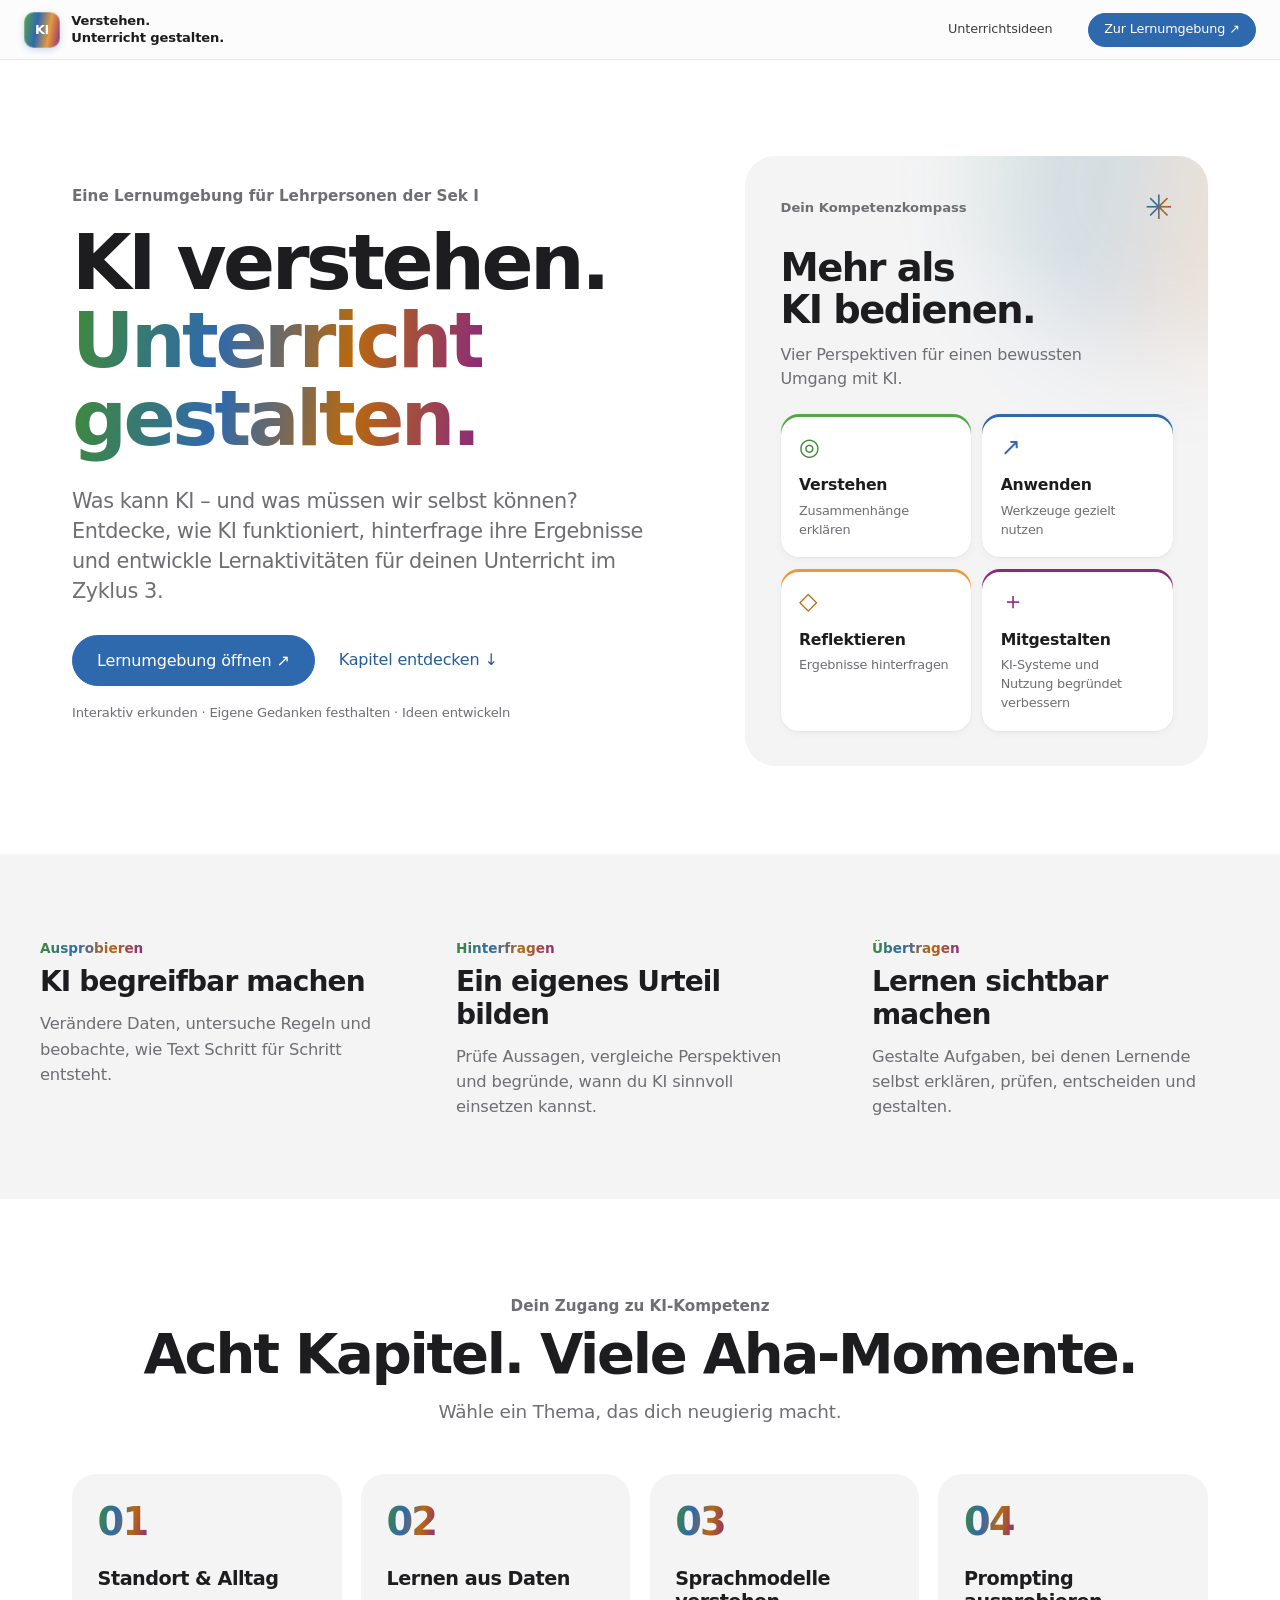
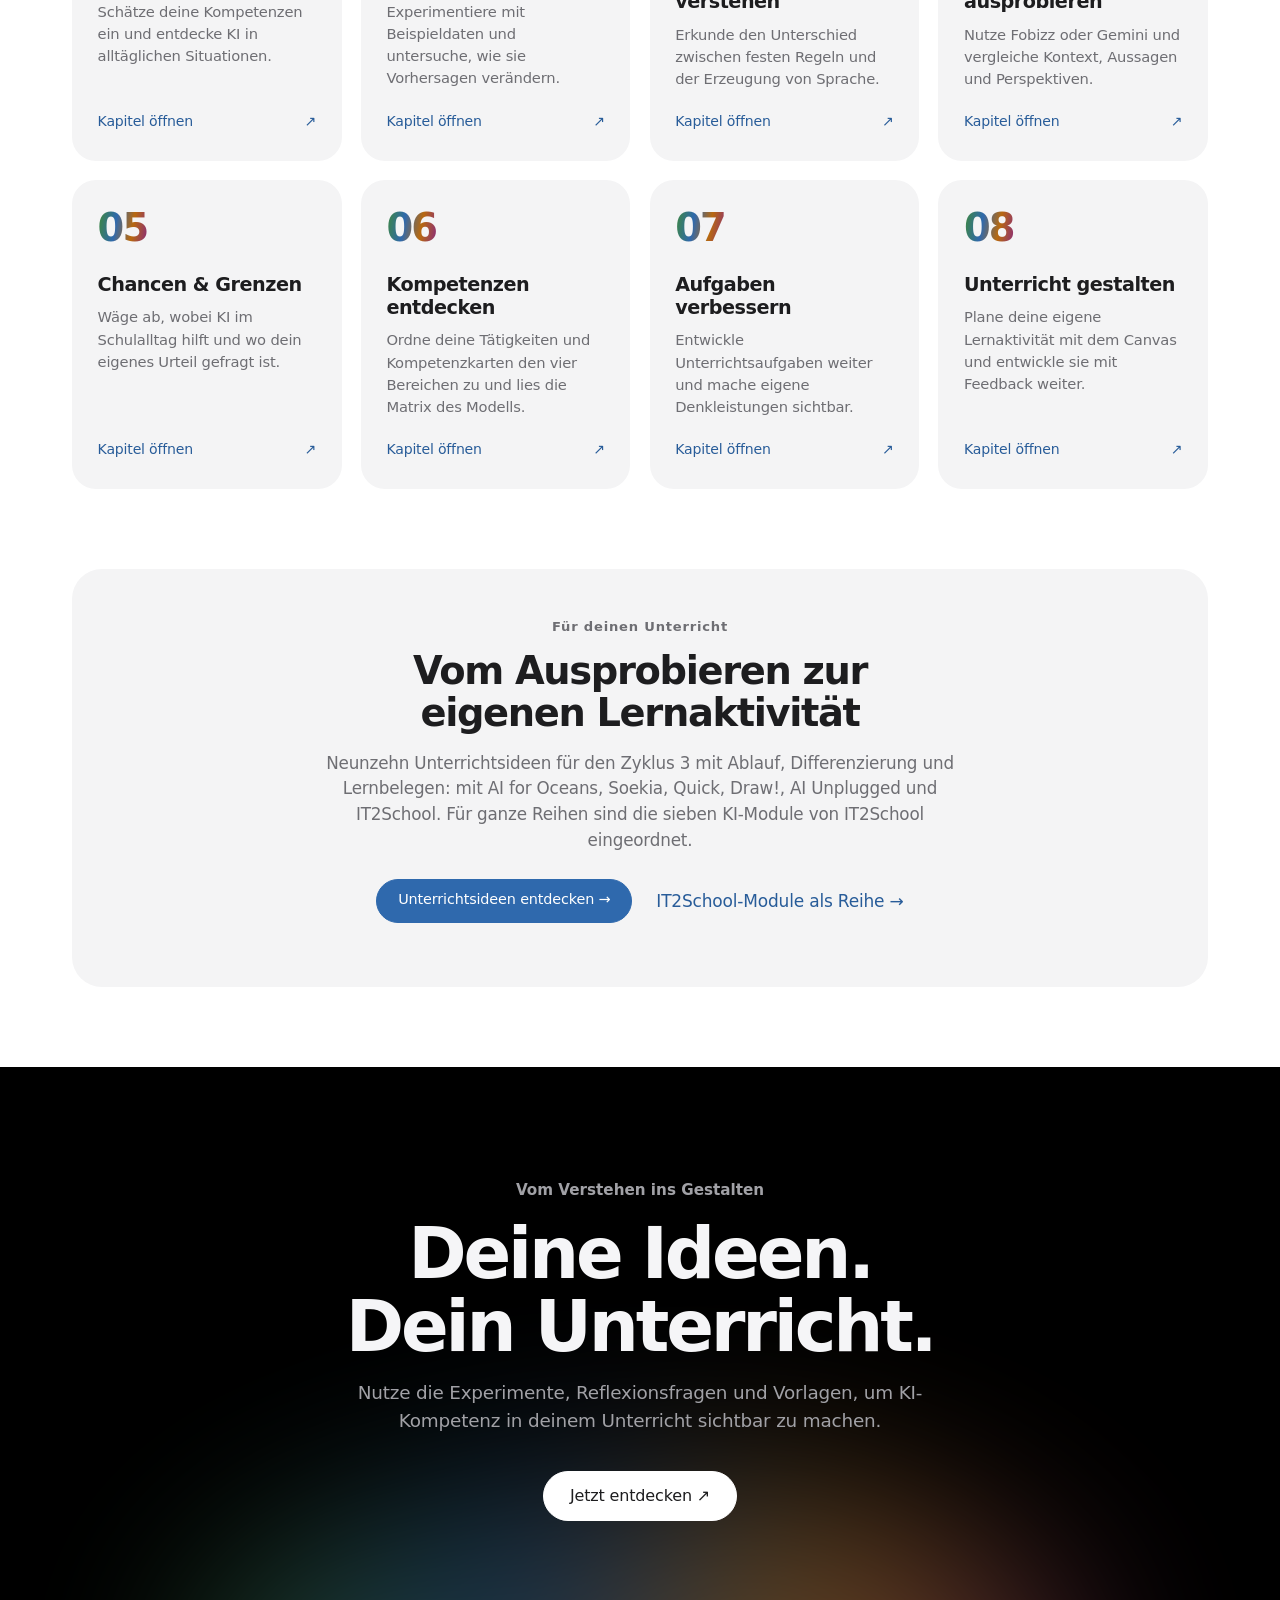
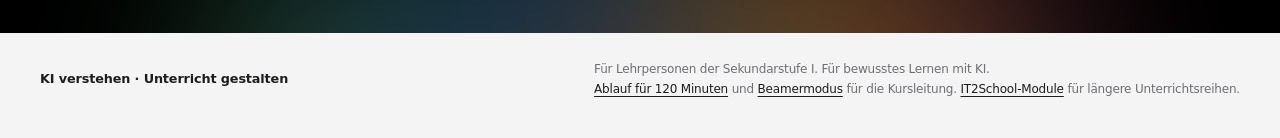
<file: index.html>
<!doctype html>
<html lang="de-CH">
<head>
<meta charset="utf-8">
<meta name="viewport" content="width=device-width,initial-scale=1">
<meta name="description" content="KI verstehen und Unterricht gestalten: interaktive Experimente, Reflexion und eigene Lernaktivitäten. Eine Lernumgebung für Lehrpersonen der Sekundarstufe I.">
<title>KI verstehen · Unterricht gestalten</title>
<link rel="stylesheet" href="./styles.css?v=cd1f0d08188a">
<link rel="stylesheet" href="./home.css?v=f1c1a5f0b952"><link rel="stylesheet" href="./apple.css?v=3d5dd07ba892">
</head>
<body class="home">
<a class="skip" href="#main">Zum Inhalt</a>
<header>
<a class="brand" href="./" aria-label="KI verstehen · Startseite"><span class="brandmark">KI</span><span>Verstehen.<br>Unterricht gestalten.</span></a>
<a class="button secondary" href="./unterrichtsideen.html">Unterrichtsideen</a>
<a class="button secondary home-header-link" href="./lernen.html">Zur Lernumgebung <span aria-hidden="true">↗</span></a>
</header>
<main id="main" class="home-main" tabindex="-1">
<section class="home-hero" aria-labelledby="home-title">
<div class="home-intro">
<p class="eyebrow">Eine Lernumgebung für Lehrpersonen der Sek I</p>
<h1 id="home-title">KI verstehen.<br><span>Unterricht gestalten.</span></h1>
<p class="home-lead">Was kann KI – und was müssen wir selbst können? Entdecke, wie KI funktioniert, hinterfrage ihre Ergebnisse und entwickle Lernaktivitäten für deinen Unterricht im Zyklus 3.</p>
<div class="actions home-actions">
<a class="button" href="./lernen.html">Lernumgebung öffnen <span aria-hidden="true">↗</span></a>
<a class="home-text-link" href="#kapitel">Kapitel entdecken <span aria-hidden="true">↓</span></a>
</div>
<p class="home-caption">Interaktiv erkunden · Eigene Gedanken festhalten · Ideen entwickeln</p>
</div>
<div class="home-compass" aria-labelledby="compass-title">
<div class="compass-heading"><span class="eyebrow">Dein Kompetenzkompass</span><span class="compass-mark" aria-hidden="true">✳</span></div>
<h2 id="compass-title">Mehr als<br>KI bedienen.</h2>
<p>Vier Perspektiven für einen bewussten Umgang mit KI.</p>
<div class="compass-grid">
<div class="compass-cell"><span class="compass-symbol" aria-hidden="true">◎</span><strong>Verstehen</strong><span>Zusammenhänge erklären</span></div>
<div class="compass-cell"><span class="compass-symbol" aria-hidden="true">↗</span><strong>Anwenden</strong><span>Werkzeuge gezielt nutzen</span></div>
<div class="compass-cell"><span class="compass-symbol" aria-hidden="true">◇</span><strong>Reflektieren</strong><span>Ergebnisse hinterfragen</span></div>
<div class="compass-cell"><span class="compass-symbol" aria-hidden="true">＋</span><strong>Mitgestalten</strong><span>KI-Systeme und Nutzung begründet verbessern</span></div>
</div>
</div>
</section>

<section class="home-benefits" aria-label="Das erwartet dich">
<article><span class="eyebrow">Ausprobieren</span><h2>KI begreifbar machen</h2><p>Verändere Daten, untersuche Regeln und beobachte, wie Text Schritt für Schritt entsteht.</p></article>
<article><span class="eyebrow">Hinterfragen</span><h2>Ein eigenes Urteil bilden</h2><p>Prüfe Aussagen, vergleiche Perspektiven und begründe, wann du KI sinnvoll einsetzen kannst.</p></article>
<article><span class="eyebrow">Übertragen</span><h2>Lernen sichtbar machen</h2><p>Gestalte Aufgaben, bei denen Lernende selbst erklären, prüfen, entscheiden und gestalten.</p></article>
</section>

<section id="kapitel" class="home-chapters" aria-labelledby="chapters-title">
<div class="home-section-heading"><div><p class="eyebrow">Dein Zugang zu KI-Kompetenz</p><h2 id="chapters-title">Acht Kapitel. Viele Aha-Momente.</h2></div><p>Wähle ein Thema, das dich neugierig macht.</p></div>
<div class="home-chapter-grid">
<a class="home-chapter" href="./lernen.html?kapitel=0"><span class="home-chapter-number">01</span><h3>Standort &amp; Alltag</h3><p>Schätze deine Kompetenzen ein und entdecke KI in alltäglichen Situationen.</p><span class="home-chapter-link">Kapitel öffnen <span aria-hidden="true">↗</span></span></a>
<a class="home-chapter" href="./lernen.html?kapitel=1"><span class="home-chapter-number">02</span><h3>Lernen aus Daten</h3><p>Experimentiere mit Beispieldaten und untersuche, wie sie Vorhersagen verändern.</p><span class="home-chapter-link">Kapitel öffnen <span aria-hidden="true">↗</span></span></a>
<a class="home-chapter" href="./lernen.html?kapitel=2"><span class="home-chapter-number">03</span><h3>Sprachmodelle verstehen</h3><p>Erkunde den Unterschied zwischen festen Regeln und der Erzeugung von Sprache.</p><span class="home-chapter-link">Kapitel öffnen <span aria-hidden="true">↗</span></span></a>
<a class="home-chapter" href="./lernen.html?kapitel=3"><span class="home-chapter-number">04</span><h3>Prompting ausprobieren</h3><p>Nutze Fobizz oder Gemini und vergleiche Kontext, Aussagen und Perspektiven.</p><span class="home-chapter-link">Kapitel öffnen <span aria-hidden="true">↗</span></span></a>
<a class="home-chapter" href="./lernen.html?kapitel=4"><span class="home-chapter-number">05</span><h3>Chancen &amp; Grenzen</h3><p>Wäge ab, wobei KI im Schulalltag hilft und wo dein eigenes Urteil gefragt ist.</p><span class="home-chapter-link">Kapitel öffnen <span aria-hidden="true">↗</span></span></a>
<a class="home-chapter" href="./lernen.html?kapitel=5"><span class="home-chapter-number">06</span><h3>Kompetenzen entdecken</h3><p>Ordne deine Tätigkeiten und Kompetenzkarten den vier Bereichen zu und lies die Matrix des Modells.</p><span class="home-chapter-link">Kapitel öffnen <span aria-hidden="true">↗</span></span></a>
<a class="home-chapter" href="./lernen.html?kapitel=6"><span class="home-chapter-number">07</span><h3>Aufgaben verbessern</h3><p>Entwickle Unterrichtsaufgaben weiter und mache eigene Denkleistungen sichtbar.</p><span class="home-chapter-link">Kapitel öffnen <span aria-hidden="true">↗</span></span></a>
<a class="home-chapter" href="./lernen.html?kapitel=7"><span class="home-chapter-number">08</span><h3>Unterricht gestalten</h3><p>Plane deine eigene Lernaktivität mit dem Canvas und entwickle sie mit Feedback weiter.</p><span class="home-chapter-link">Kapitel öffnen <span aria-hidden="true">↗</span></span></a>
</div>
</section>

<section class="card"><p class="eyebrow">Für deinen Unterricht</p><h2>Vom Ausprobieren zur eigenen Lernaktivität</h2><p>Neunzehn Unterrichtsideen für den Zyklus 3 mit Ablauf, Differenzierung und Lernbelegen: mit AI for Oceans, Soekia, Quick, Draw!, AI Unplugged und IT2School. Für ganze Reihen sind die sieben KI-Module von IT2School eingeordnet.</p><div class="actions"><a class="button" href="./unterrichtsideen.html">Unterrichtsideen entdecken →</a><a href="./it2school.html">IT2School-Module als Reihe →</a></div></section>
<section class="home-closing" aria-labelledby="closing-title">
<div><p class="eyebrow">Vom Verstehen ins Gestalten</p><h2 id="closing-title">Deine Ideen.<br>Dein Unterricht.</h2><p>Nutze die Experimente, Reflexionsfragen und Vorlagen, um KI-Kompetenz in deinem Unterricht sichtbar zu machen.</p></div>
<a class="button" href="./lernen.html">Jetzt entdecken <span aria-hidden="true">↗</span></a>
</section>
</main>
<footer class="home-footer"><a class="brand" href="./">KI verstehen · Unterricht gestalten</a><p>Für Lehrpersonen der Sekundarstufe I. Für bewusstes Lernen mit KI.<br><a href="./ablauf.html">Ablauf für 120 Minuten</a> und <a href="./demo.html">Beamermodus</a> für die Kursleitung. <a href="./it2school.html">IT2School-Module</a> für längere Unterrichtsreihen.</p></footer>
</body>
</html>
</file>
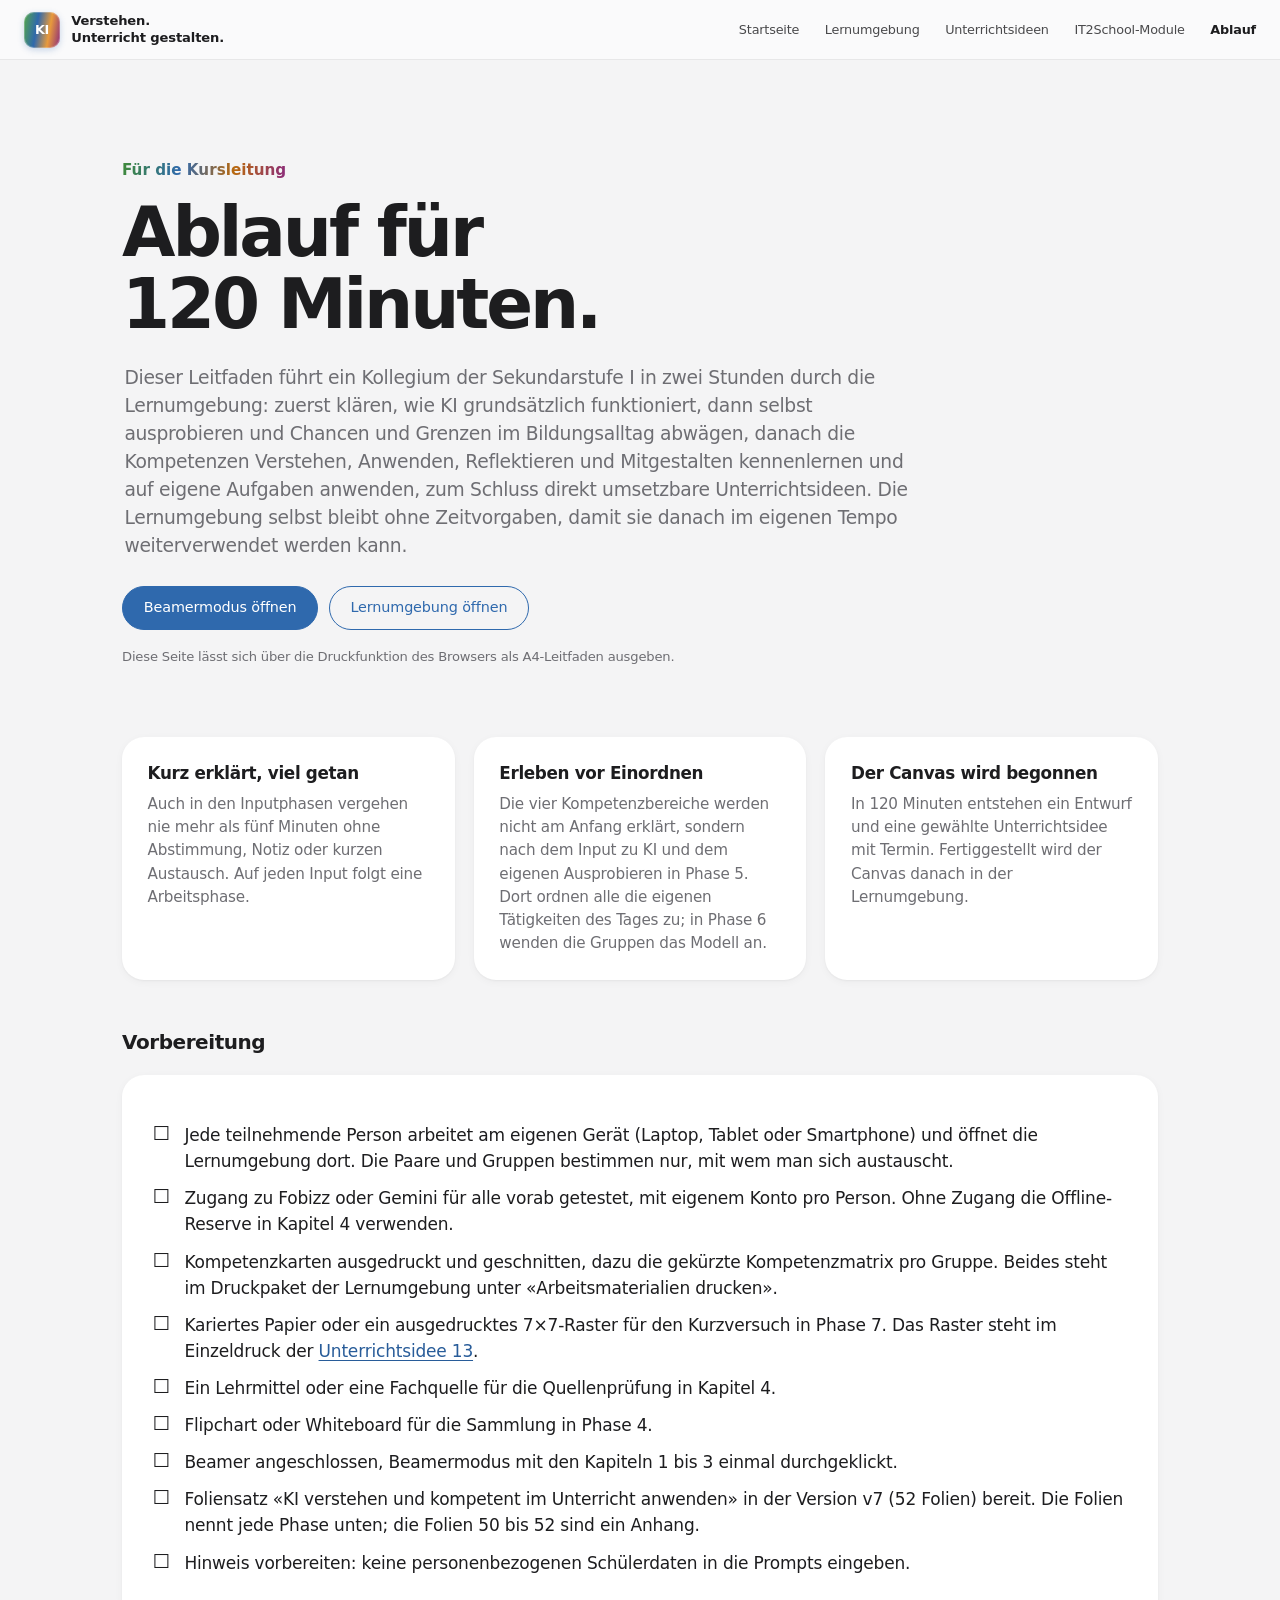
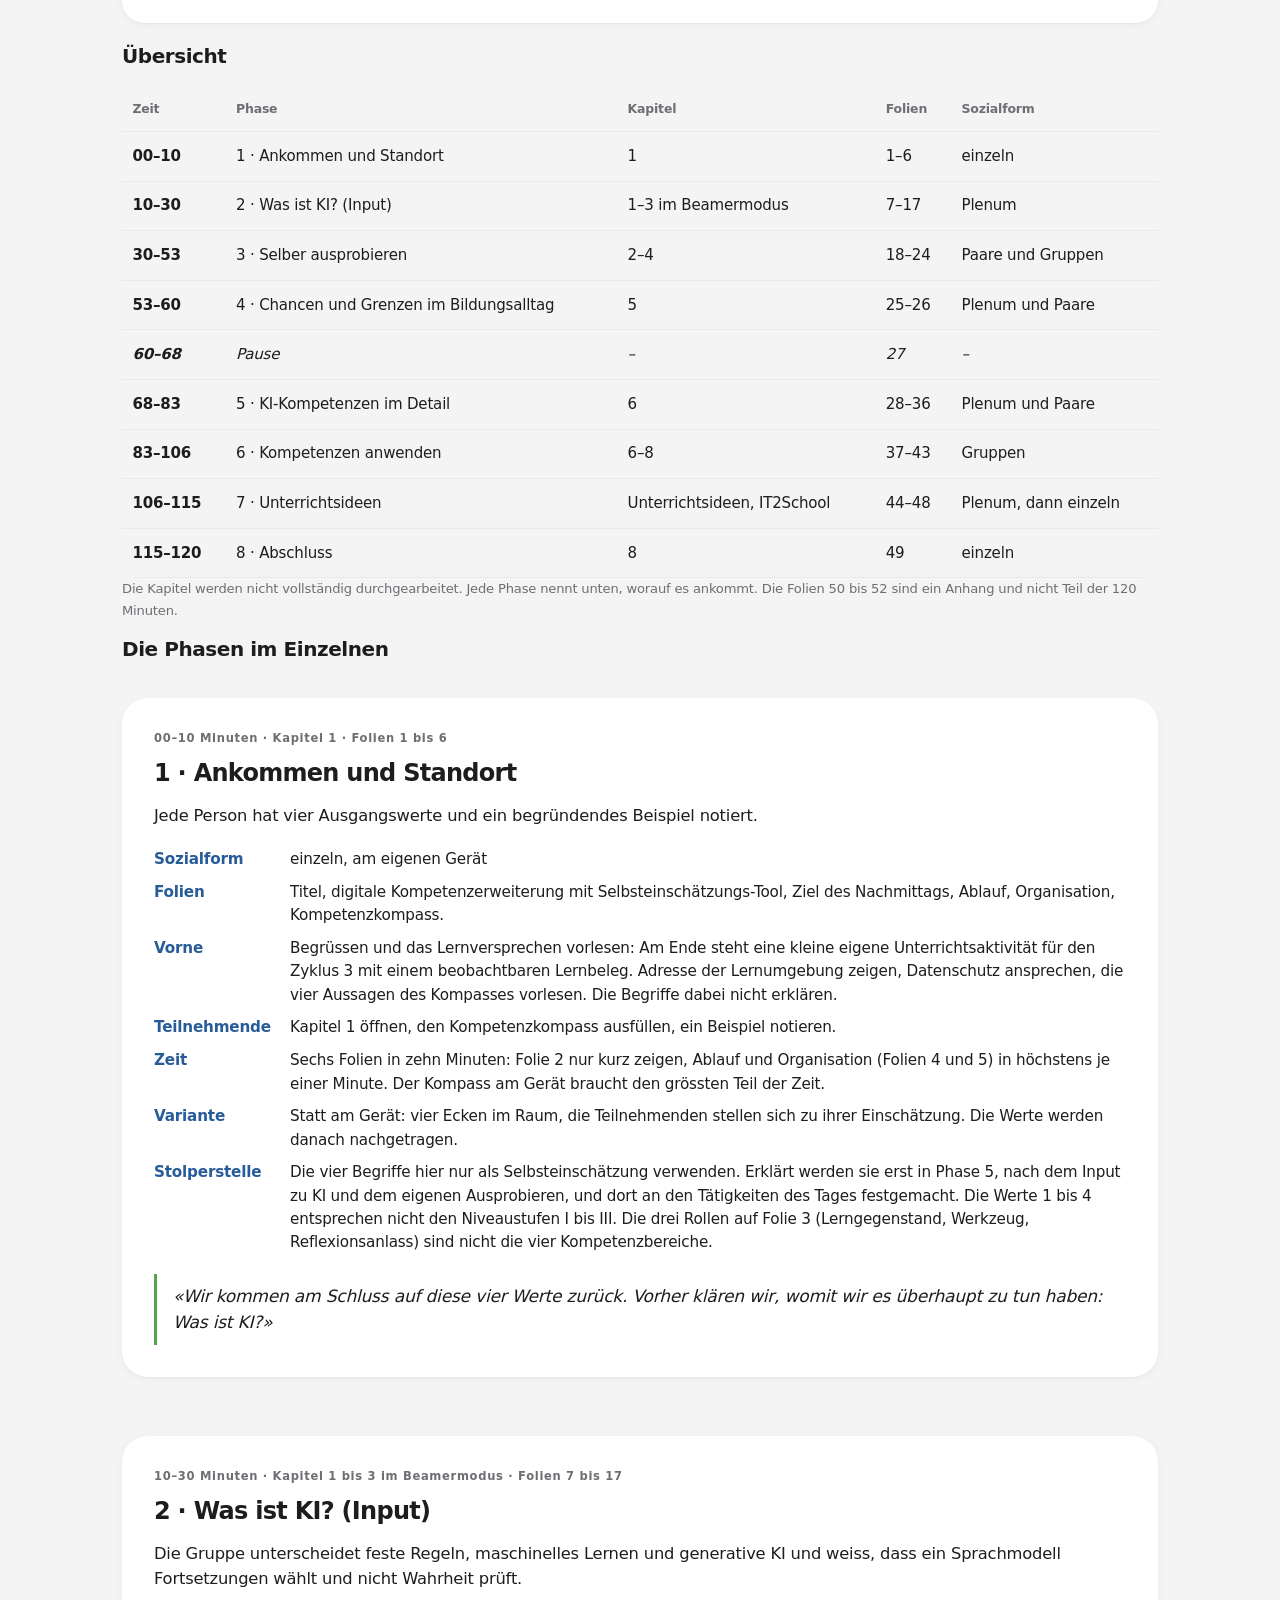
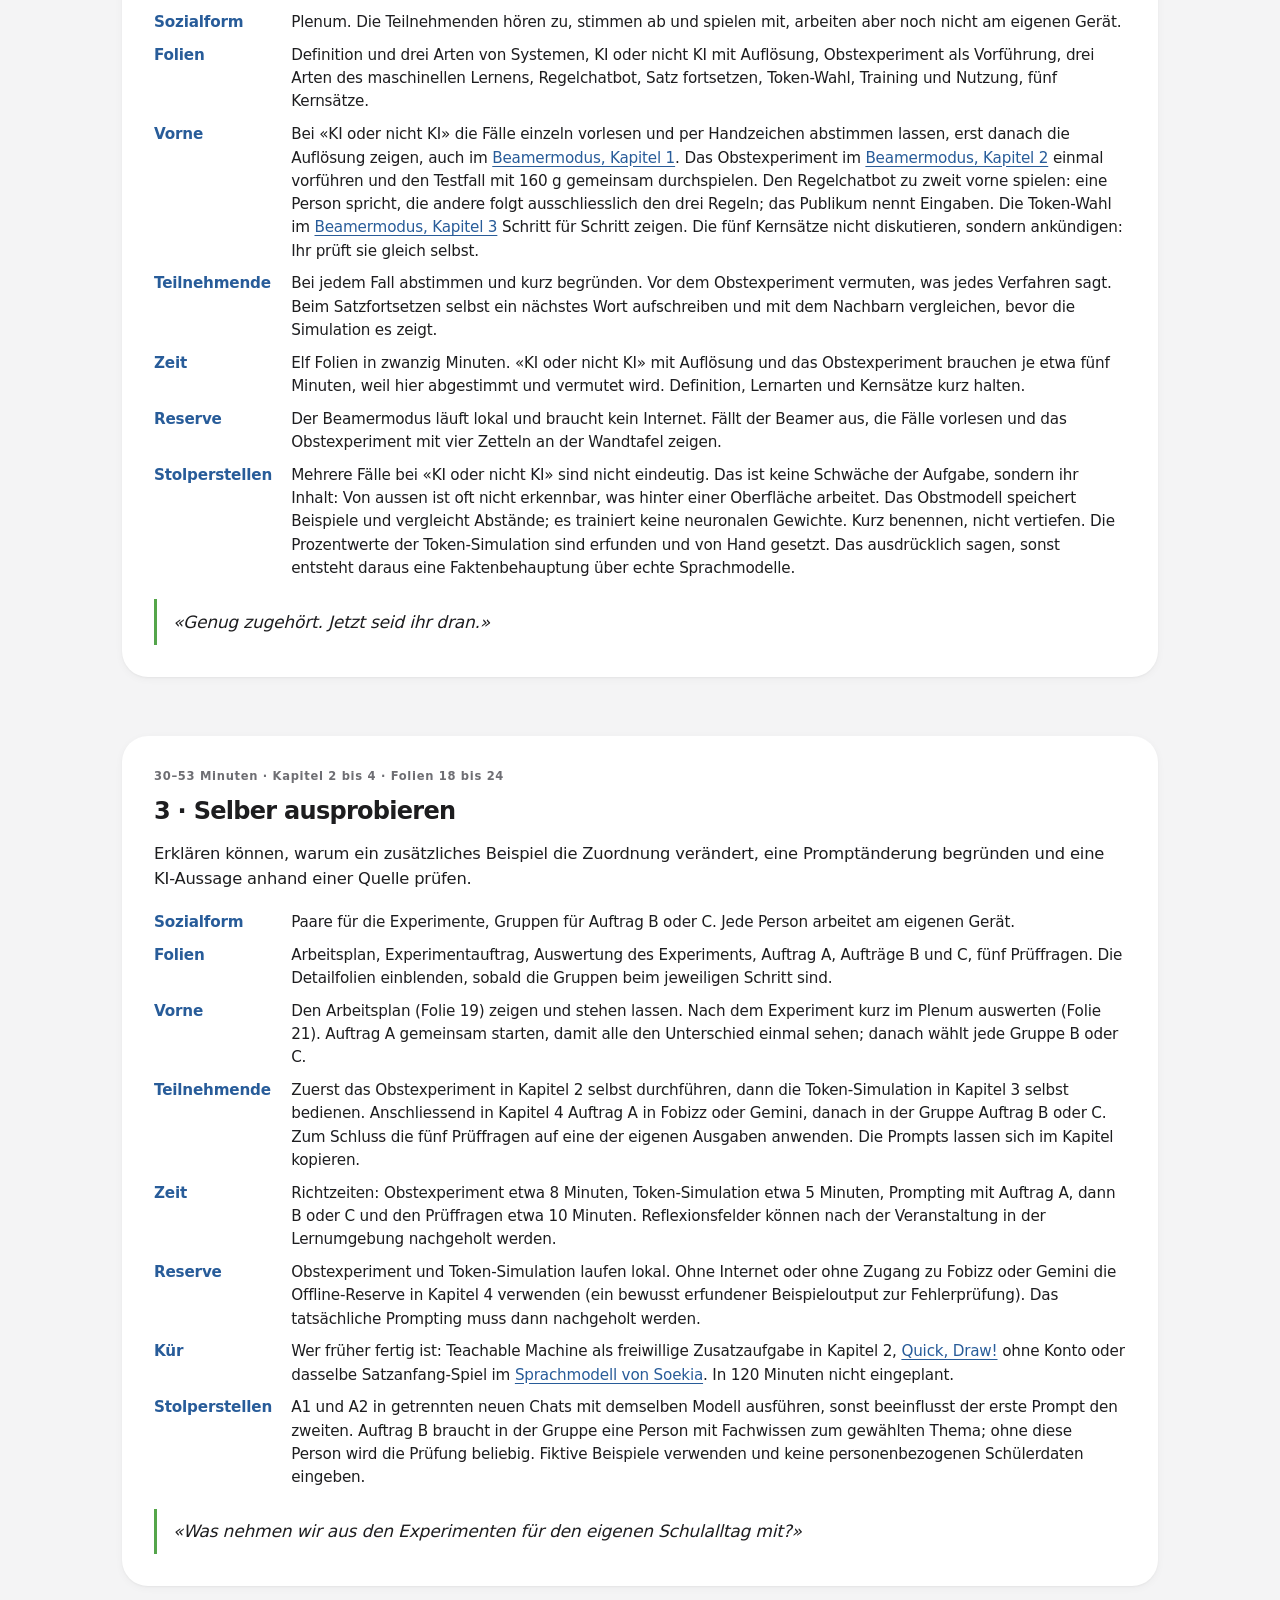
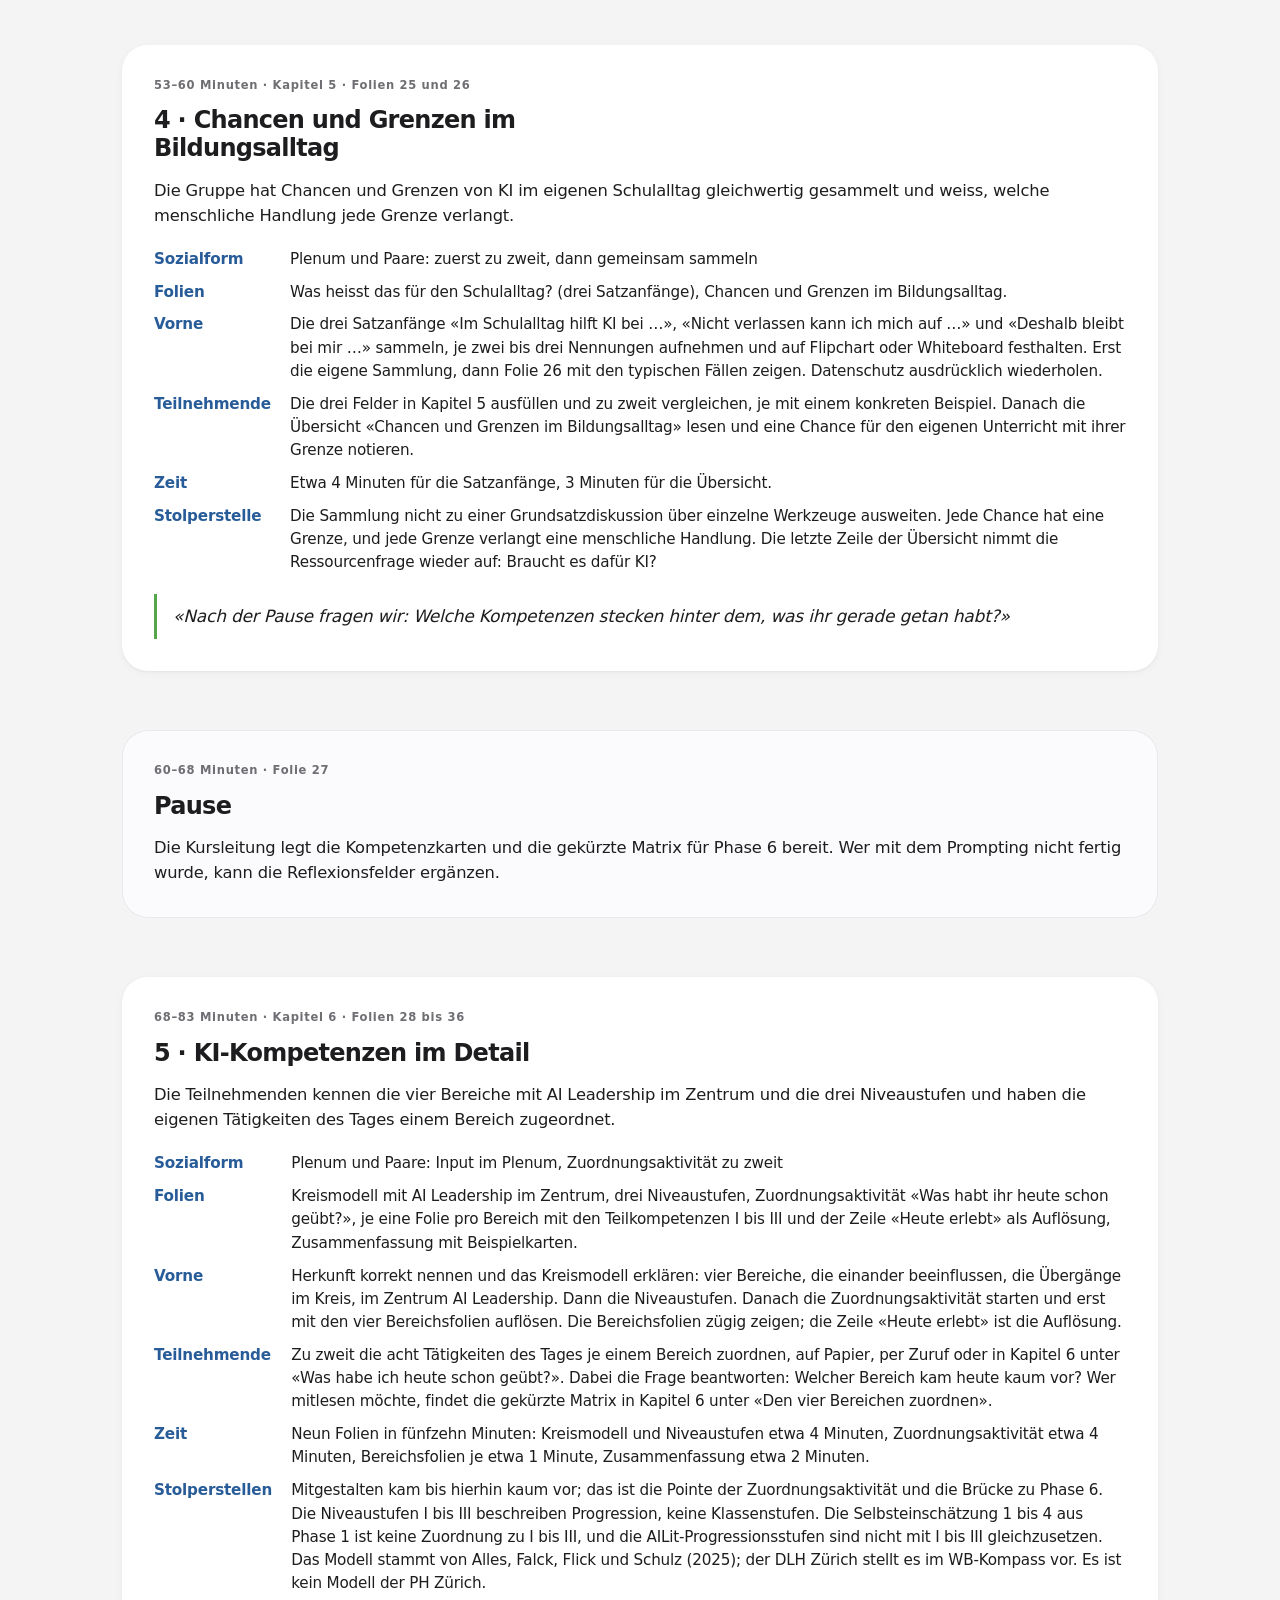
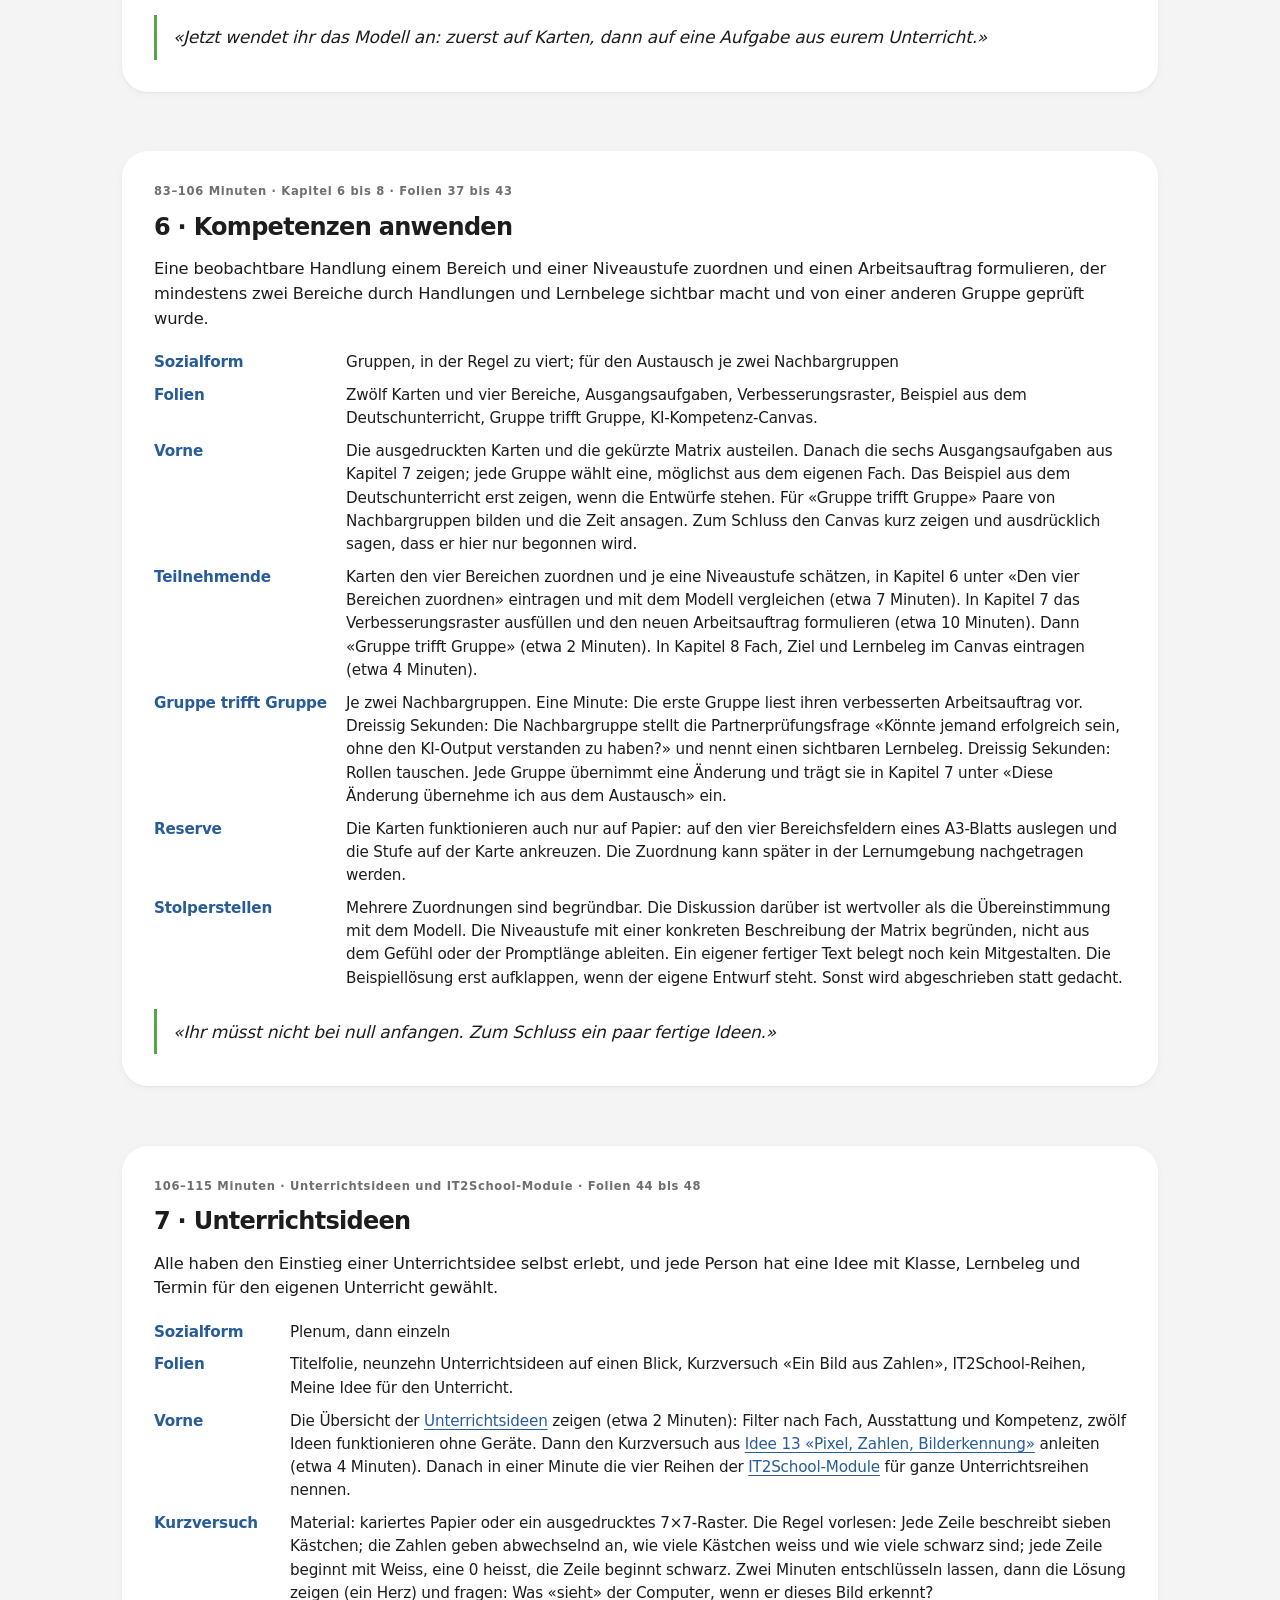
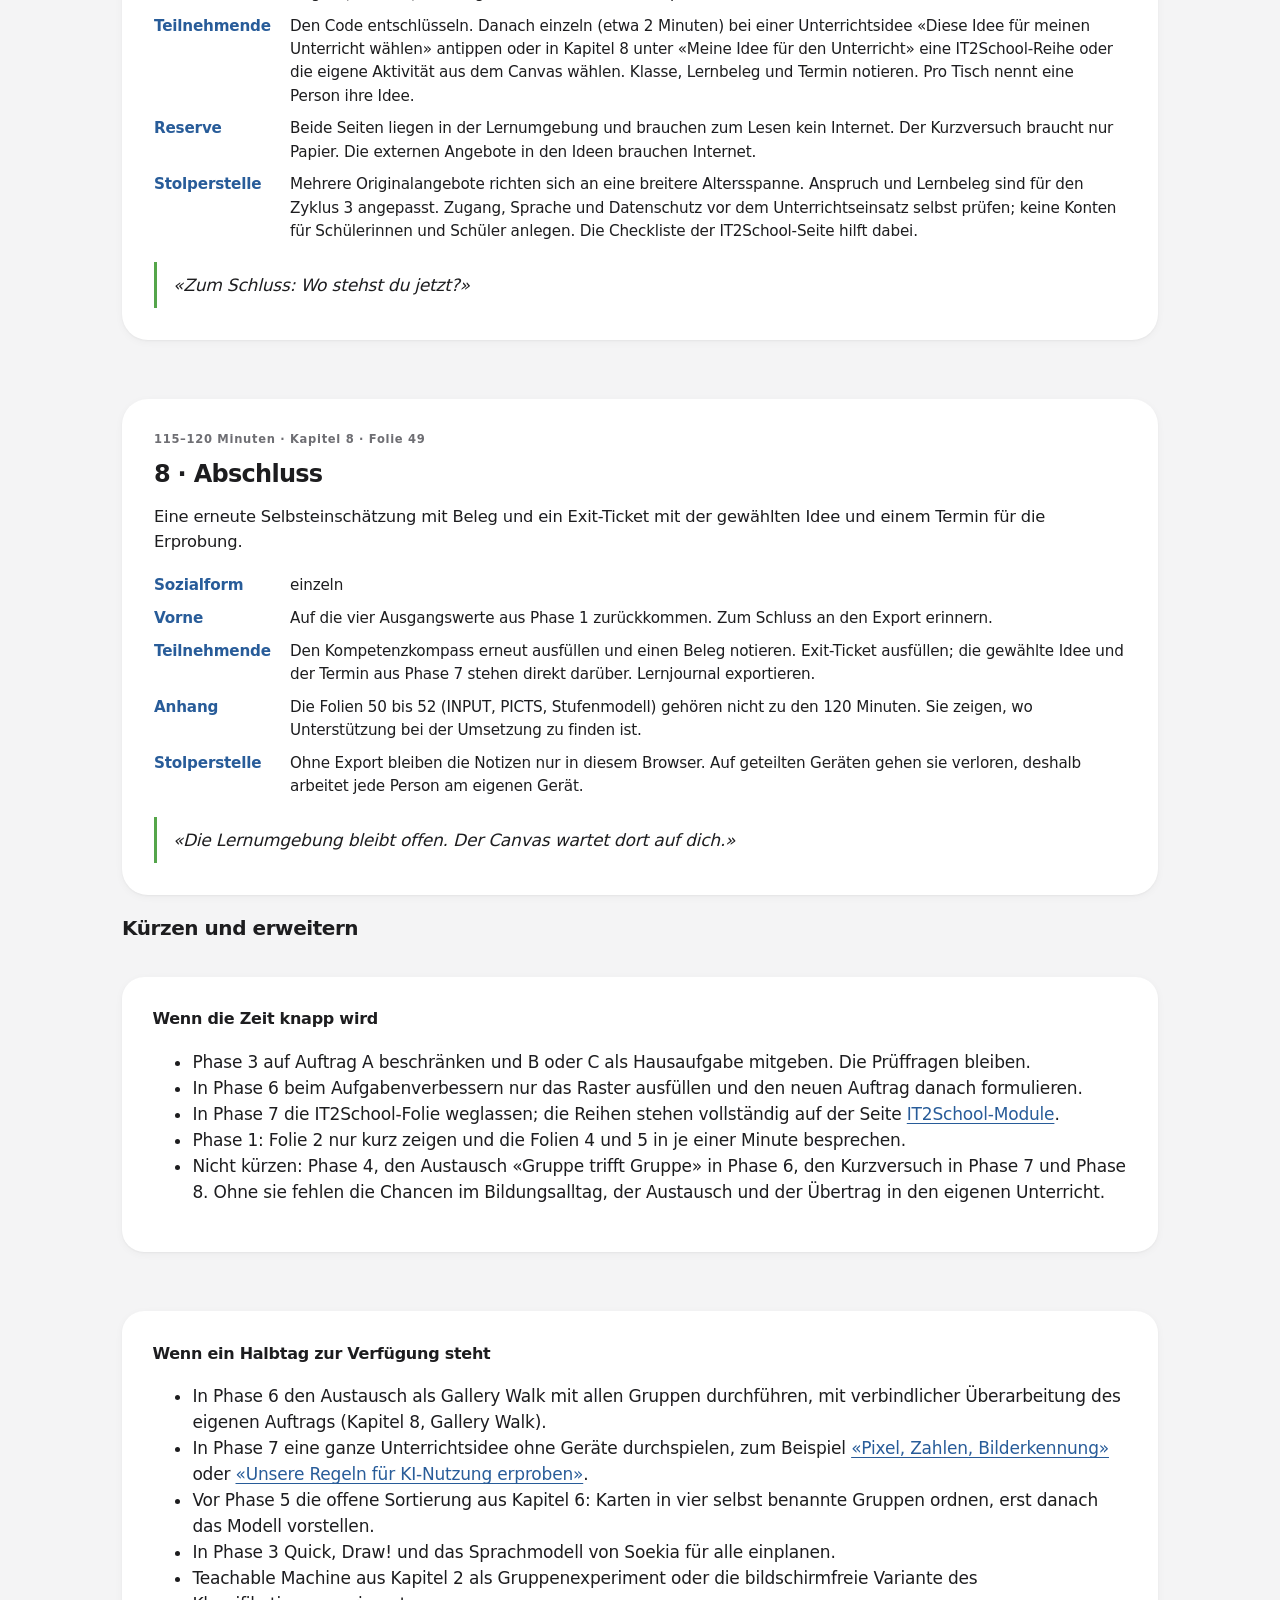
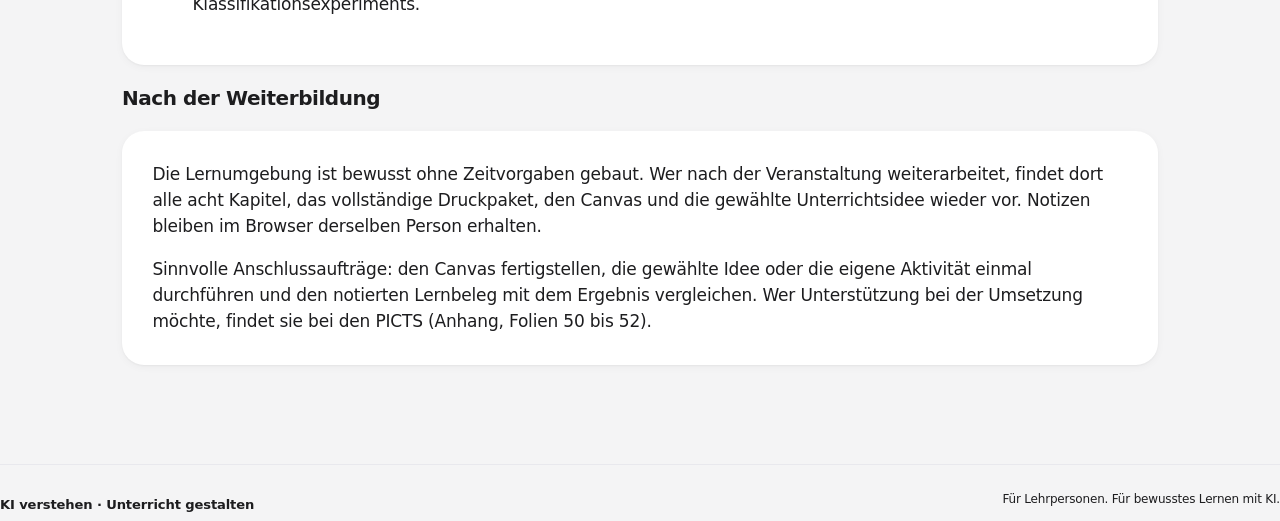
<file: ablauf.html>
<!doctype html>
<html lang="de-CH"><head><meta charset="utf-8"><meta name="viewport" content="width=device-width,initial-scale=1"><meta name="description" content="Moderationsleitfaden für eine zweistündige Weiterbildung zu KI-Kompetenzen: Ablauf, Sozialformen, Übergänge und Kürzungsoptionen."><title>Ablauf für 120 Minuten · KI verstehen</title><link rel="stylesheet" href="./styles.css?v=cd1f0d08188a"><link rel="stylesheet" href="./ablauf.css?v=e17cf92d4170"><link rel="stylesheet" href="./apple.css?v=3d5dd07ba892"></head>
<body class="plan-page"><a class="skip" href="#main">Zum Inhalt</a><header><a class="brand" href="./"><span class="brandmark">KI</span><span>Verstehen.<br>Unterricht gestalten.</span></a><nav class="plan-nav" aria-label="Hauptnavigation"><a href="./">Startseite</a><a href="./lernen.html">Lernumgebung</a><a href="./unterrichtsideen.html">Unterrichtsideen</a><a href="./it2school.html">IT2School-Module</a><a href="./ablauf.html" aria-current="page">Ablauf</a></nav></header>
<main id="main">

<section class="plan-hero"><p class="eyebrow">Für die Kursleitung</p><h1>Ablauf für<br>120 Minuten.</h1><p class="lead">Dieser Leitfaden führt ein Kollegium der Sekundarstufe I in zwei Stunden durch die Lernumgebung: zuerst klären, wie KI grundsätzlich funktioniert, dann selbst ausprobieren und Chancen und Grenzen im Bildungsalltag abwägen, danach die Kompetenzen Verstehen, Anwenden, Reflektieren und Mitgestalten kennenlernen und auf eigene Aufgaben anwenden, zum Schluss direkt umsetzbare Unterrichtsideen. Die Lernumgebung selbst bleibt ohne Zeitvorgaben, damit sie danach im eigenen Tempo weiterverwendet werden kann.</p><div class="actions"><a class="button" href="./demo.html?kapitel=0">Beamermodus öffnen</a><a class="button secondary" href="./lernen.html">Lernumgebung öffnen</a></div><p class="small print-hint">Diese Seite lässt sich über die Druckfunktion des Browsers als A4-Leitfaden ausgeben.</p></section>

<section class="principles" aria-label="Grundhaltung">
<div><strong>Kurz erklärt, viel getan</strong><p>Auch in den Inputphasen vergehen nie mehr als fünf Minuten ohne Abstimmung, Notiz oder kurzen Austausch. Auf jeden Input folgt eine Arbeitsphase.</p></div>
<div><strong>Erleben vor Einordnen</strong><p>Die vier Kompetenzbereiche werden nicht am Anfang erklärt, sondern nach dem Input zu KI und dem eigenen Ausprobieren in Phase 5. Dort ordnen alle die eigenen Tätigkeiten des Tages zu; in Phase 6 wenden die Gruppen das Modell an.</p></div>
<div><strong>Der Canvas wird begonnen</strong><p>In 120 Minuten entstehen ein Entwurf und eine gewählte Unterrichtsidee mit Termin. Fertiggestellt wird der Canvas danach in der Lernumgebung.</p></div>
</section>

<section class="plan-section" aria-labelledby="vorbereitung-title">
<h2 id="vorbereitung-title">Vorbereitung</h2>
<div class="card"><ul class="checklist">
<li>Jede teilnehmende Person arbeitet am eigenen Gerät (Laptop, Tablet oder Smartphone) und öffnet die Lernumgebung dort. Die Paare und Gruppen bestimmen nur, mit wem man sich austauscht.</li>
<li>Zugang zu Fobizz oder Gemini für alle vorab getestet, mit eigenem Konto pro Person. Ohne Zugang die Offline-Reserve in Kapitel 4 verwenden.</li>
<li>Kompetenzkarten ausgedruckt und geschnitten, dazu die gekürzte Kompetenzmatrix pro Gruppe. Beides steht im Druckpaket der Lernumgebung unter «Arbeitsmaterialien drucken».</li>
<li>Kariertes Papier oder ein ausgedrucktes 7×7-Raster für den Kurzversuch in Phase 7. Das Raster steht im Einzeldruck der <a href="./unterrichtsideen.html#pixel">Unterrichtsidee 13</a>.</li>
<li>Ein Lehrmittel oder eine Fachquelle für die Quellenprüfung in Kapitel 4.</li>
<li>Flipchart oder Whiteboard für die Sammlung in Phase 4.</li>
<li>Beamer angeschlossen, Beamermodus mit den Kapiteln 1 bis 3 einmal durchgeklickt.</li>
<li>Foliensatz «KI verstehen und kompetent im Unterricht anwenden» in der Version v7 (52 Folien) bereit. Die Folien nennt jede Phase unten; die Folien 50 bis 52 sind ein Anhang.</li>
<li>Hinweis vorbereiten: keine personenbezogenen Schülerdaten in die Prompts eingeben.</li>
</ul></div>
</section>

<section class="plan-section" aria-labelledby="uebersicht-title">
<h2 id="uebersicht-title">Übersicht</h2>
<div class="tablewrap" tabindex="0" role="region" aria-label="Zeitplan, seitlich scrollbar"><table class="overview"><caption class="sr-only">Zeitplan in Minuten mit Phase, Kapitel, Folien und Sozialform</caption><thead><tr><th>Zeit</th><th>Phase</th><th>Kapitel</th><th>Folien</th><th>Sozialform</th></tr></thead><tbody>
<tr><td>00–10</td><td>1 · Ankommen und Standort</td><td>1</td><td>1–6</td><td>einzeln</td></tr>
<tr><td>10–30</td><td>2 · Was ist KI? (Input)</td><td>1–3 im Beamermodus</td><td>7–17</td><td>Plenum</td></tr>
<tr><td>30–53</td><td>3 · Selber ausprobieren</td><td>2–4</td><td>18–24</td><td>Paare und Gruppen</td></tr>
<tr><td>53–60</td><td>4 · Chancen und Grenzen im Bildungsalltag</td><td>5</td><td>25–26</td><td>Plenum und Paare</td></tr>
<tr class="break"><td>60–68</td><td>Pause</td><td>–</td><td>27</td><td>–</td></tr>
<tr><td>68–83</td><td>5 · KI-Kompetenzen im Detail</td><td>6</td><td>28–36</td><td>Plenum und Paare</td></tr>
<tr><td>83–106</td><td>6 · Kompetenzen anwenden</td><td>6–8</td><td>37–43</td><td>Gruppen</td></tr>
<tr><td>106–115</td><td>7 · Unterrichtsideen</td><td>Unterrichtsideen, IT2School</td><td>44–48</td><td>Plenum, dann einzeln</td></tr>
<tr><td>115–120</td><td>8 · Abschluss</td><td>8</td><td>49</td><td>einzeln</td></tr>
</tbody></table></div>
<p class="small">Die Kapitel werden nicht vollständig durchgearbeitet. Jede Phase nennt unten, worauf es ankommt. Die Folien 50 bis 52 sind ein Anhang und nicht Teil der 120 Minuten.</p>
</section>

<section class="plan-section" aria-labelledby="phasen-title">
<h2 id="phasen-title">Die Phasen im Einzelnen</h2>
<div class="phase-grid">

<article class="card phase" id="phase-1"><p class="phase-time">00–10 Minuten · Kapitel 1 · Folien 1 bis 6</p><h2>1 · Ankommen und Standort</h2><p class="phase-goal">Jede Person hat vier Ausgangswerte und ein begründendes Beispiel notiert.</p>
<dl>
<dt>Sozialform</dt><dd>einzeln, am eigenen Gerät</dd>
<dt>Folien</dt><dd>Titel, digitale Kompetenzerweiterung mit Selbsteinschätzungs-Tool, Ziel des Nachmittags, Ablauf, Organisation, Kompetenzkompass.</dd>
<dt>Vorne</dt><dd>Begrüssen und das Lernversprechen vorlesen: Am Ende steht eine kleine eigene Unterrichtsaktivität für den Zyklus 3 mit einem beobachtbaren Lernbeleg. Adresse der Lernumgebung zeigen, Datenschutz ansprechen, die vier Aussagen des Kompasses vorlesen. Die Begriffe dabei nicht erklären.</dd>
<dt>Teilnehmende</dt><dd>Kapitel 1 öffnen, den Kompetenzkompass ausfüllen, ein Beispiel notieren.</dd>
<dt>Zeit</dt><dd>Sechs Folien in zehn Minuten: Folie 2 nur kurz zeigen, Ablauf und Organisation (Folien 4 und 5) in höchstens je einer Minute. Der Kompass am Gerät braucht den grössten Teil der Zeit.</dd>
<dt>Variante</dt><dd>Statt am Gerät: vier Ecken im Raum, die Teilnehmenden stellen sich zu ihrer Einschätzung. Die Werte werden danach nachgetragen.</dd>
<dt>Stolperstelle</dt><dd>Die vier Begriffe hier nur als Selbsteinschätzung verwenden. Erklärt werden sie erst in Phase 5, nach dem Input zu KI und dem eigenen Ausprobieren, und dort an den Tätigkeiten des Tages festgemacht. Die Werte 1 bis 4 entsprechen nicht den Niveaustufen I bis III. Die drei Rollen auf Folie 3 (Lerngegenstand, Werkzeug, Reflexionsanlass) sind nicht die vier Kompetenzbereiche.</dd>
</dl>
<p class="say">«Wir kommen am Schluss auf diese vier Werte zurück. Vorher klären wir, womit wir es überhaupt zu tun haben: Was ist KI?»</p></article>

<article class="card phase" id="phase-2"><p class="phase-time">10–30 Minuten · Kapitel 1 bis 3 im Beamermodus · Folien 7 bis 17</p><h2>2 · Was ist KI? (Input)</h2><p class="phase-goal">Die Gruppe unterscheidet feste Regeln, maschinelles Lernen und generative KI und weiss, dass ein Sprachmodell Fortsetzungen wählt und nicht Wahrheit prüft.</p>
<dl>
<dt>Sozialform</dt><dd>Plenum. Die Teilnehmenden hören zu, stimmen ab und spielen mit, arbeiten aber noch nicht am eigenen Gerät.</dd>
<dt>Folien</dt><dd>Definition und drei Arten von Systemen, KI oder nicht KI mit Auflösung, Obstexperiment als Vorführung, drei Arten des maschinellen Lernens, Regelchatbot, Satz fortsetzen, Token-Wahl, Training und Nutzung, fünf Kernsätze.</dd>
<dt>Vorne</dt><dd>Bei «KI oder nicht KI» die Fälle einzeln vorlesen und per Handzeichen abstimmen lassen, erst danach die Auflösung zeigen, auch im <a href="./demo.html?kapitel=0">Beamermodus, Kapitel 1</a>. Das Obstexperiment im <a href="./demo.html?kapitel=1">Beamermodus, Kapitel 2</a> einmal vorführen und den Testfall mit 160 g gemeinsam durchspielen. Den Regelchatbot zu zweit vorne spielen: eine Person spricht, die andere folgt ausschliesslich den drei Regeln; das Publikum nennt Eingaben. Die Token-Wahl im <a href="./demo.html?kapitel=2">Beamermodus, Kapitel 3</a> Schritt für Schritt zeigen. Die fünf Kernsätze nicht diskutieren, sondern ankündigen: Ihr prüft sie gleich selbst.</dd>
<dt>Teilnehmende</dt><dd>Bei jedem Fall abstimmen und kurz begründen. Vor dem Obstexperiment vermuten, was jedes Verfahren sagt. Beim Satzfortsetzen selbst ein nächstes Wort aufschreiben und mit dem Nachbarn vergleichen, bevor die Simulation es zeigt.</dd>
<dt>Zeit</dt><dd>Elf Folien in zwanzig Minuten. «KI oder nicht KI» mit Auflösung und das Obstexperiment brauchen je etwa fünf Minuten, weil hier abgestimmt und vermutet wird. Definition, Lernarten und Kernsätze kurz halten.</dd>
<dt>Reserve</dt><dd>Der Beamermodus läuft lokal und braucht kein Internet. Fällt der Beamer aus, die Fälle vorlesen und das Obstexperiment mit vier Zetteln an der Wandtafel zeigen.</dd>
<dt>Stolperstellen</dt><dd>Mehrere Fälle bei «KI oder nicht KI» sind nicht eindeutig. Das ist keine Schwäche der Aufgabe, sondern ihr Inhalt: Von aussen ist oft nicht erkennbar, was hinter einer Oberfläche arbeitet. Das Obstmodell speichert Beispiele und vergleicht Abstände; es trainiert keine neuronalen Gewichte. Kurz benennen, nicht vertiefen. Die Prozentwerte der Token-Simulation sind erfunden und von Hand gesetzt. Das ausdrücklich sagen, sonst entsteht daraus eine Faktenbehauptung über echte Sprachmodelle.</dd>
</dl>
<p class="say">«Genug zugehört. Jetzt seid ihr dran.»</p></article>

<article class="card phase" id="phase-3"><p class="phase-time">30–53 Minuten · Kapitel 2 bis 4 · Folien 18 bis 24</p><h2>3 · Selber ausprobieren</h2><p class="phase-goal">Erklären können, warum ein zusätzliches Beispiel die Zuordnung verändert, eine Promptänderung begründen und eine KI-Aussage anhand einer Quelle prüfen.</p>
<dl>
<dt>Sozialform</dt><dd>Paare für die Experimente, Gruppen für Auftrag B oder C. Jede Person arbeitet am eigenen Gerät.</dd>
<dt>Folien</dt><dd>Arbeitsplan, Experimentauftrag, Auswertung des Experiments, Auftrag A, Aufträge B und C, fünf Prüffragen. Die Detailfolien einblenden, sobald die Gruppen beim jeweiligen Schritt sind.</dd>
<dt>Vorne</dt><dd>Den Arbeitsplan (Folie 19) zeigen und stehen lassen. Nach dem Experiment kurz im Plenum auswerten (Folie 21). Auftrag A gemeinsam starten, damit alle den Unterschied einmal sehen; danach wählt jede Gruppe B oder C.</dd>
<dt>Teilnehmende</dt><dd>Zuerst das Obstexperiment in Kapitel 2 selbst durchführen, dann die Token-Simulation in Kapitel 3 selbst bedienen. Anschliessend in Kapitel 4 Auftrag A in Fobizz oder Gemini, danach in der Gruppe Auftrag B oder C. Zum Schluss die fünf Prüffragen auf eine der eigenen Ausgaben anwenden. Die Prompts lassen sich im Kapitel kopieren.</dd>
<dt>Zeit</dt><dd>Richtzeiten: Obstexperiment etwa 8 Minuten, Token-Simulation etwa 5 Minuten, Prompting mit Auftrag A, dann B oder C und den Prüffragen etwa 10 Minuten. Reflexionsfelder können nach der Veranstaltung in der Lernumgebung nachgeholt werden.</dd>
<dt>Reserve</dt><dd>Obstexperiment und Token-Simulation laufen lokal. Ohne Internet oder ohne Zugang zu Fobizz oder Gemini die Offline-Reserve in Kapitel 4 verwenden (ein bewusst erfundener Beispieloutput zur Fehlerprüfung). Das tatsächliche Prompting muss dann nachgeholt werden.</dd>
<dt>Kür</dt><dd>Wer früher fertig ist: Teachable Machine als freiwillige Zusatzaufgabe in Kapitel 2, <a href="https://quickdraw.withgoogle.com/?locale=de">Quick, Draw!</a> ohne Konto oder dasselbe Satzanfang-Spiel im <a href="https://www.soekia.ch/gpt.html">Sprachmodell von Soekia</a>. In 120 Minuten nicht eingeplant.</dd>
<dt>Stolperstellen</dt><dd>A1 und A2 in getrennten neuen Chats mit demselben Modell ausführen, sonst beeinflusst der erste Prompt den zweiten. Auftrag B braucht in der Gruppe eine Person mit Fachwissen zum gewählten Thema; ohne diese Person wird die Prüfung beliebig. Fiktive Beispiele verwenden und keine personenbezogenen Schülerdaten eingeben.</dd>
</dl>
<p class="say">«Was nehmen wir aus den Experimenten für den eigenen Schulalltag mit?»</p></article>

<article class="card phase" id="phase-4"><p class="phase-time">53–60 Minuten · Kapitel 5 · Folien 25 und 26</p><h2>4 · Chancen und Grenzen im Bildungsalltag</h2><p class="phase-goal">Die Gruppe hat Chancen und Grenzen von KI im eigenen Schulalltag gleichwertig gesammelt und weiss, welche menschliche Handlung jede Grenze verlangt.</p>
<dl>
<dt>Sozialform</dt><dd>Plenum und Paare: zuerst zu zweit, dann gemeinsam sammeln</dd>
<dt>Folien</dt><dd>Was heisst das für den Schulalltag? (drei Satzanfänge), Chancen und Grenzen im Bildungsalltag.</dd>
<dt>Vorne</dt><dd>Die drei Satzanfänge «Im Schulalltag hilft KI bei …», «Nicht verlassen kann ich mich auf …» und «Deshalb bleibt bei mir …» sammeln, je zwei bis drei Nennungen aufnehmen und auf Flipchart oder Whiteboard festhalten. Erst die eigene Sammlung, dann Folie 26 mit den typischen Fällen zeigen. Datenschutz ausdrücklich wiederholen.</dd>
<dt>Teilnehmende</dt><dd>Die drei Felder in Kapitel 5 ausfüllen und zu zweit vergleichen, je mit einem konkreten Beispiel. Danach die Übersicht «Chancen und Grenzen im Bildungsalltag» lesen und eine Chance für den eigenen Unterricht mit ihrer Grenze notieren.</dd>
<dt>Zeit</dt><dd>Etwa 4 Minuten für die Satzanfänge, 3 Minuten für die Übersicht.</dd>
<dt>Stolperstelle</dt><dd>Die Sammlung nicht zu einer Grundsatzdiskussion über einzelne Werkzeuge ausweiten. Jede Chance hat eine Grenze, und jede Grenze verlangt eine menschliche Handlung. Die letzte Zeile der Übersicht nimmt die Ressourcenfrage wieder auf: Braucht es dafür KI?</dd>
</dl>
<p class="say">«Nach der Pause fragen wir: Welche Kompetenzen stecken hinter dem, was ihr gerade getan habt?»</p></article>

<article class="card phase pause" id="phase-pause"><p class="phase-time">60–68 Minuten · Folie 27</p><h2>Pause</h2><p class="phase-goal">Die Kursleitung legt die Kompetenzkarten und die gekürzte Matrix für Phase 6 bereit. Wer mit dem Prompting nicht fertig wurde, kann die Reflexionsfelder ergänzen.</p></article>

<article class="card phase" id="phase-5"><p class="phase-time">68–83 Minuten · Kapitel 6 · Folien 28 bis 36</p><h2>5 · KI-Kompetenzen im Detail</h2><p class="phase-goal">Die Teilnehmenden kennen die vier Bereiche mit AI Leadership im Zentrum und die drei Niveaustufen und haben die eigenen Tätigkeiten des Tages einem Bereich zugeordnet.</p>
<dl>
<dt>Sozialform</dt><dd>Plenum und Paare: Input im Plenum, Zuordnungsaktivität zu zweit</dd>
<dt>Folien</dt><dd>Kreismodell mit AI Leadership im Zentrum, drei Niveaustufen, Zuordnungsaktivität «Was habt ihr heute schon geübt?», je eine Folie pro Bereich mit den Teilkompetenzen I bis III und der Zeile «Heute erlebt» als Auflösung, Zusammenfassung mit Beispielkarten.</dd>
<dt>Vorne</dt><dd>Herkunft korrekt nennen und das Kreismodell erklären: vier Bereiche, die einander beeinflussen, die Übergänge im Kreis, im Zentrum AI Leadership. Dann die Niveaustufen. Danach die Zuordnungsaktivität starten und erst mit den vier Bereichsfolien auflösen. Die Bereichsfolien zügig zeigen; die Zeile «Heute erlebt» ist die Auflösung.</dd>
<dt>Teilnehmende</dt><dd>Zu zweit die acht Tätigkeiten des Tages je einem Bereich zuordnen, auf Papier, per Zuruf oder in Kapitel 6 unter «Was habe ich heute schon geübt?». Dabei die Frage beantworten: Welcher Bereich kam heute kaum vor? Wer mitlesen möchte, findet die gekürzte Matrix in Kapitel 6 unter «Den vier Bereichen zuordnen».</dd>
<dt>Zeit</dt><dd>Neun Folien in fünfzehn Minuten: Kreismodell und Niveaustufen etwa 4 Minuten, Zuordnungsaktivität etwa 4 Minuten, Bereichsfolien je etwa 1 Minute, Zusammenfassung etwa 2 Minuten.</dd>
<dt>Stolperstellen</dt><dd>Mitgestalten kam bis hierhin kaum vor; das ist die Pointe der Zuordnungsaktivität und die Brücke zu Phase 6. Die Niveaustufen I bis III beschreiben Progression, keine Klassenstufen. Die Selbsteinschätzung 1 bis 4 aus Phase 1 ist keine Zuordnung zu I bis III, und die AILit-Progressionsstufen sind nicht mit I bis III gleichzusetzen. Das Modell stammt von Alles, Falck, Flick und Schulz (2025); der DLH Zürich stellt es im WB-Kompass vor. Es ist kein Modell der PH Zürich.</dd>
</dl>
<p class="say">«Jetzt wendet ihr das Modell an: zuerst auf Karten, dann auf eine Aufgabe aus eurem Unterricht.»</p></article>

<article class="card phase" id="phase-6"><p class="phase-time">83–106 Minuten · Kapitel 6 bis 8 · Folien 37 bis 43</p><h2>6 · Kompetenzen anwenden</h2><p class="phase-goal">Eine beobachtbare Handlung einem Bereich und einer Niveaustufe zuordnen und einen Arbeitsauftrag formulieren, der mindestens zwei Bereiche durch Handlungen und Lernbelege sichtbar macht und von einer anderen Gruppe geprüft wurde.</p>
<dl>
<dt>Sozialform</dt><dd>Gruppen, in der Regel zu viert; für den Austausch je zwei Nachbargruppen</dd>
<dt>Folien</dt><dd>Zwölf Karten und vier Bereiche, Ausgangsaufgaben, Verbesserungsraster, Beispiel aus dem Deutschunterricht, Gruppe trifft Gruppe, KI-Kompetenz-Canvas.</dd>
<dt>Vorne</dt><dd>Die ausgedruckten Karten und die gekürzte Matrix austeilen. Danach die sechs Ausgangsaufgaben aus Kapitel 7 zeigen; jede Gruppe wählt eine, möglichst aus dem eigenen Fach. Das Beispiel aus dem Deutschunterricht erst zeigen, wenn die Entwürfe stehen. Für «Gruppe trifft Gruppe» Paare von Nachbargruppen bilden und die Zeit ansagen. Zum Schluss den Canvas kurz zeigen und ausdrücklich sagen, dass er hier nur begonnen wird.</dd>
<dt>Teilnehmende</dt><dd>Karten den vier Bereichen zuordnen und je eine Niveaustufe schätzen, in Kapitel 6 unter «Den vier Bereichen zuordnen» eintragen und mit dem Modell vergleichen (etwa 7 Minuten). In Kapitel 7 das Verbesserungsraster ausfüllen und den neuen Arbeitsauftrag formulieren (etwa 10 Minuten). Dann «Gruppe trifft Gruppe» (etwa 2 Minuten). In Kapitel 8 Fach, Ziel und Lernbeleg im Canvas eintragen (etwa 4 Minuten).</dd>
<dt>Gruppe trifft Gruppe</dt><dd>Je zwei Nachbargruppen. Eine Minute: Die erste Gruppe liest ihren verbesserten Arbeitsauftrag vor. Dreissig Sekunden: Die Nachbargruppe stellt die Partnerprüfungsfrage «Könnte jemand erfolgreich sein, ohne den KI-Output verstanden zu haben?» und nennt einen sichtbaren Lernbeleg. Dreissig Sekunden: Rollen tauschen. Jede Gruppe übernimmt eine Änderung und trägt sie in Kapitel 7 unter «Diese Änderung übernehme ich aus dem Austausch» ein.</dd>
<dt>Reserve</dt><dd>Die Karten funktionieren auch nur auf Papier: auf den vier Bereichsfeldern eines A3-Blatts auslegen und die Stufe auf der Karte ankreuzen. Die Zuordnung kann später in der Lernumgebung nachgetragen werden.</dd>
<dt>Stolperstellen</dt><dd>Mehrere Zuordnungen sind begründbar. Die Diskussion darüber ist wertvoller als die Übereinstimmung mit dem Modell. Die Niveaustufe mit einer konkreten Beschreibung der Matrix begründen, nicht aus dem Gefühl oder der Promptlänge ableiten. Ein eigener fertiger Text belegt noch kein Mitgestalten. Die Beispiellösung erst aufklappen, wenn der eigene Entwurf steht. Sonst wird abgeschrieben statt gedacht.</dd>
</dl>
<p class="say">«Ihr müsst nicht bei null anfangen. Zum Schluss ein paar fertige Ideen.»</p></article>

<article class="card phase" id="phase-7"><p class="phase-time">106–115 Minuten · Unterrichtsideen und IT2School-Module · Folien 44 bis 48</p><h2>7 · Unterrichtsideen</h2><p class="phase-goal">Alle haben den Einstieg einer Unterrichtsidee selbst erlebt, und jede Person hat eine Idee mit Klasse, Lernbeleg und Termin für den eigenen Unterricht gewählt.</p>
<dl>
<dt>Sozialform</dt><dd>Plenum, dann einzeln</dd>
<dt>Folien</dt><dd>Titelfolie, neunzehn Unterrichtsideen auf einen Blick, Kurzversuch «Ein Bild aus Zahlen», IT2School-Reihen, Meine Idee für den Unterricht.</dd>
<dt>Vorne</dt><dd>Die Übersicht der <a href="./unterrichtsideen.html">Unterrichtsideen</a> zeigen (etwa 2 Minuten): Filter nach Fach, Ausstattung und Kompetenz, zwölf Ideen funktionieren ohne Geräte. Dann den Kurzversuch aus <a href="./unterrichtsideen.html#pixel">Idee 13 «Pixel, Zahlen, Bilderkennung»</a> anleiten (etwa 4 Minuten). Danach in einer Minute die vier Reihen der <a href="./it2school.html">IT2School-Module</a> für ganze Unterrichtsreihen nennen.</dd>
<dt>Kurzversuch</dt><dd>Material: kariertes Papier oder ein ausgedrucktes 7×7-Raster. Die Regel vorlesen: Jede Zeile beschreibt sieben Kästchen; die Zahlen geben abwechselnd an, wie viele Kästchen weiss und wie viele schwarz sind; jede Zeile beginnt mit Weiss, eine 0 heisst, die Zeile beginnt schwarz. Zwei Minuten entschlüsseln lassen, dann die Lösung zeigen (ein Herz) und fragen: Was «sieht» der Computer, wenn er dieses Bild erkennt?</dd>
<dt>Teilnehmende</dt><dd>Den Code entschlüsseln. Danach einzeln (etwa 2 Minuten) bei einer Unterrichtsidee «Diese Idee für meinen Unterricht wählen» antippen oder in Kapitel 8 unter «Meine Idee für den Unterricht» eine IT2School-Reihe oder die eigene Aktivität aus dem Canvas wählen. Klasse, Lernbeleg und Termin notieren. Pro Tisch nennt eine Person ihre Idee.</dd>
<dt>Reserve</dt><dd>Beide Seiten liegen in der Lernumgebung und brauchen zum Lesen kein Internet. Der Kurzversuch braucht nur Papier. Die externen Angebote in den Ideen brauchen Internet.</dd>
<dt>Stolperstelle</dt><dd>Mehrere Originalangebote richten sich an eine breitere Altersspanne. Anspruch und Lernbeleg sind für den Zyklus 3 angepasst. Zugang, Sprache und Datenschutz vor dem Unterrichtseinsatz selbst prüfen; keine Konten für Schülerinnen und Schüler anlegen. Die Checkliste der IT2School-Seite hilft dabei.</dd>
</dl>
<p class="say">«Zum Schluss: Wo stehst du jetzt?»</p></article>

<article class="card phase" id="phase-8"><p class="phase-time">115–120 Minuten · Kapitel 8 · Folie 49</p><h2>8 · Abschluss</h2><p class="phase-goal">Eine erneute Selbsteinschätzung mit Beleg und ein Exit-Ticket mit der gewählten Idee und einem Termin für die Erprobung.</p>
<dl>
<dt>Sozialform</dt><dd>einzeln</dd>
<dt>Vorne</dt><dd>Auf die vier Ausgangswerte aus Phase 1 zurückkommen. Zum Schluss an den Export erinnern.</dd>
<dt>Teilnehmende</dt><dd>Den Kompetenzkompass erneut ausfüllen und einen Beleg notieren. Exit-Ticket ausfüllen; die gewählte Idee und der Termin aus Phase 7 stehen direkt darüber. Lernjournal exportieren.</dd>
<dt>Anhang</dt><dd>Die Folien 50 bis 52 (INPUT, PICTS, Stufenmodell) gehören nicht zu den 120 Minuten. Sie zeigen, wo Unterstützung bei der Umsetzung zu finden ist.</dd>
<dt>Stolperstelle</dt><dd>Ohne Export bleiben die Notizen nur in diesem Browser. Auf geteilten Geräten gehen sie verloren, deshalb arbeitet jede Person am eigenen Gerät.</dd>
</dl>
<p class="say">«Die Lernumgebung bleibt offen. Der Canvas wartet dort auf dich.»</p></article>

</div></section>

<section class="plan-section" aria-labelledby="anpassen-title">
<h2 id="anpassen-title">Kürzen und erweitern</h2>
<div class="phase-grid">
<div class="card"><h3>Wenn die Zeit knapp wird</h3><ul>
<li>Phase 3 auf Auftrag A beschränken und B oder C als Hausaufgabe mitgeben. Die Prüffragen bleiben.</li>
<li>In Phase 6 beim Aufgabenverbessern nur das Raster ausfüllen und den neuen Auftrag danach formulieren.</li>
<li>In Phase 7 die IT2School-Folie weglassen; die Reihen stehen vollständig auf der Seite <a href="./it2school.html">IT2School-Module</a>.</li>
<li>Phase 1: Folie 2 nur kurz zeigen und die Folien 4 und 5 in je einer Minute besprechen.</li>
<li>Nicht kürzen: Phase 4, den Austausch «Gruppe trifft Gruppe» in Phase 6, den Kurzversuch in Phase 7 und Phase 8. Ohne sie fehlen die Chancen im Bildungsalltag, der Austausch und der Übertrag in den eigenen Unterricht.</li>
</ul></div>
<div class="card"><h3>Wenn ein Halbtag zur Verfügung steht</h3><ul>
<li>In Phase 6 den Austausch als Gallery Walk mit allen Gruppen durchführen, mit verbindlicher Überarbeitung des eigenen Auftrags (Kapitel 8, Gallery Walk).</li>
<li>In Phase 7 eine ganze Unterrichtsidee ohne Geräte durchspielen, zum Beispiel <a href="./unterrichtsideen.html#pixel">«Pixel, Zahlen, Bilderkennung»</a> oder <a href="./unterrichtsideen.html#regeln">«Unsere Regeln für KI-Nutzung erproben»</a>.</li>
<li>Vor Phase 5 die offene Sortierung aus Kapitel 6: Karten in vier selbst benannte Gruppen ordnen, erst danach das Modell vorstellen.</li>
<li>In Phase 3 Quick, Draw! und das Sprachmodell von Soekia für alle einplanen.</li>
<li>Teachable Machine aus Kapitel 2 als Gruppenexperiment oder die bildschirmfreie Variante des Klassifikationsexperiments.</li>
</ul></div>
</div>
</section>

<section class="plan-section" aria-labelledby="danach-title">
<h2 id="danach-title">Nach der Weiterbildung</h2>
<div class="card"><p>Die Lernumgebung ist bewusst ohne Zeitvorgaben gebaut. Wer nach der Veranstaltung weiterarbeitet, findet dort alle acht Kapitel, das vollständige Druckpaket, den Canvas und die gewählte Unterrichtsidee wieder vor. Notizen bleiben im Browser derselben Person erhalten.</p><p>Sinnvolle Anschlussaufträge: den Canvas fertigstellen, die gewählte Idee oder die eigene Aktivität einmal durchführen und den notierten Lernbeleg mit dem Ergebnis vergleichen. Wer Unterstützung bei der Umsetzung möchte, findet sie bei den PICTS (Anhang, Folien 50 bis 52).</p></div>
</section>

</main>
<footer class="home-footer"><a class="brand" href="./">KI verstehen · Unterricht gestalten</a><p>Für Lehrpersonen. Für bewusstes Lernen mit KI.</p></footer>
</body></html>
</file>
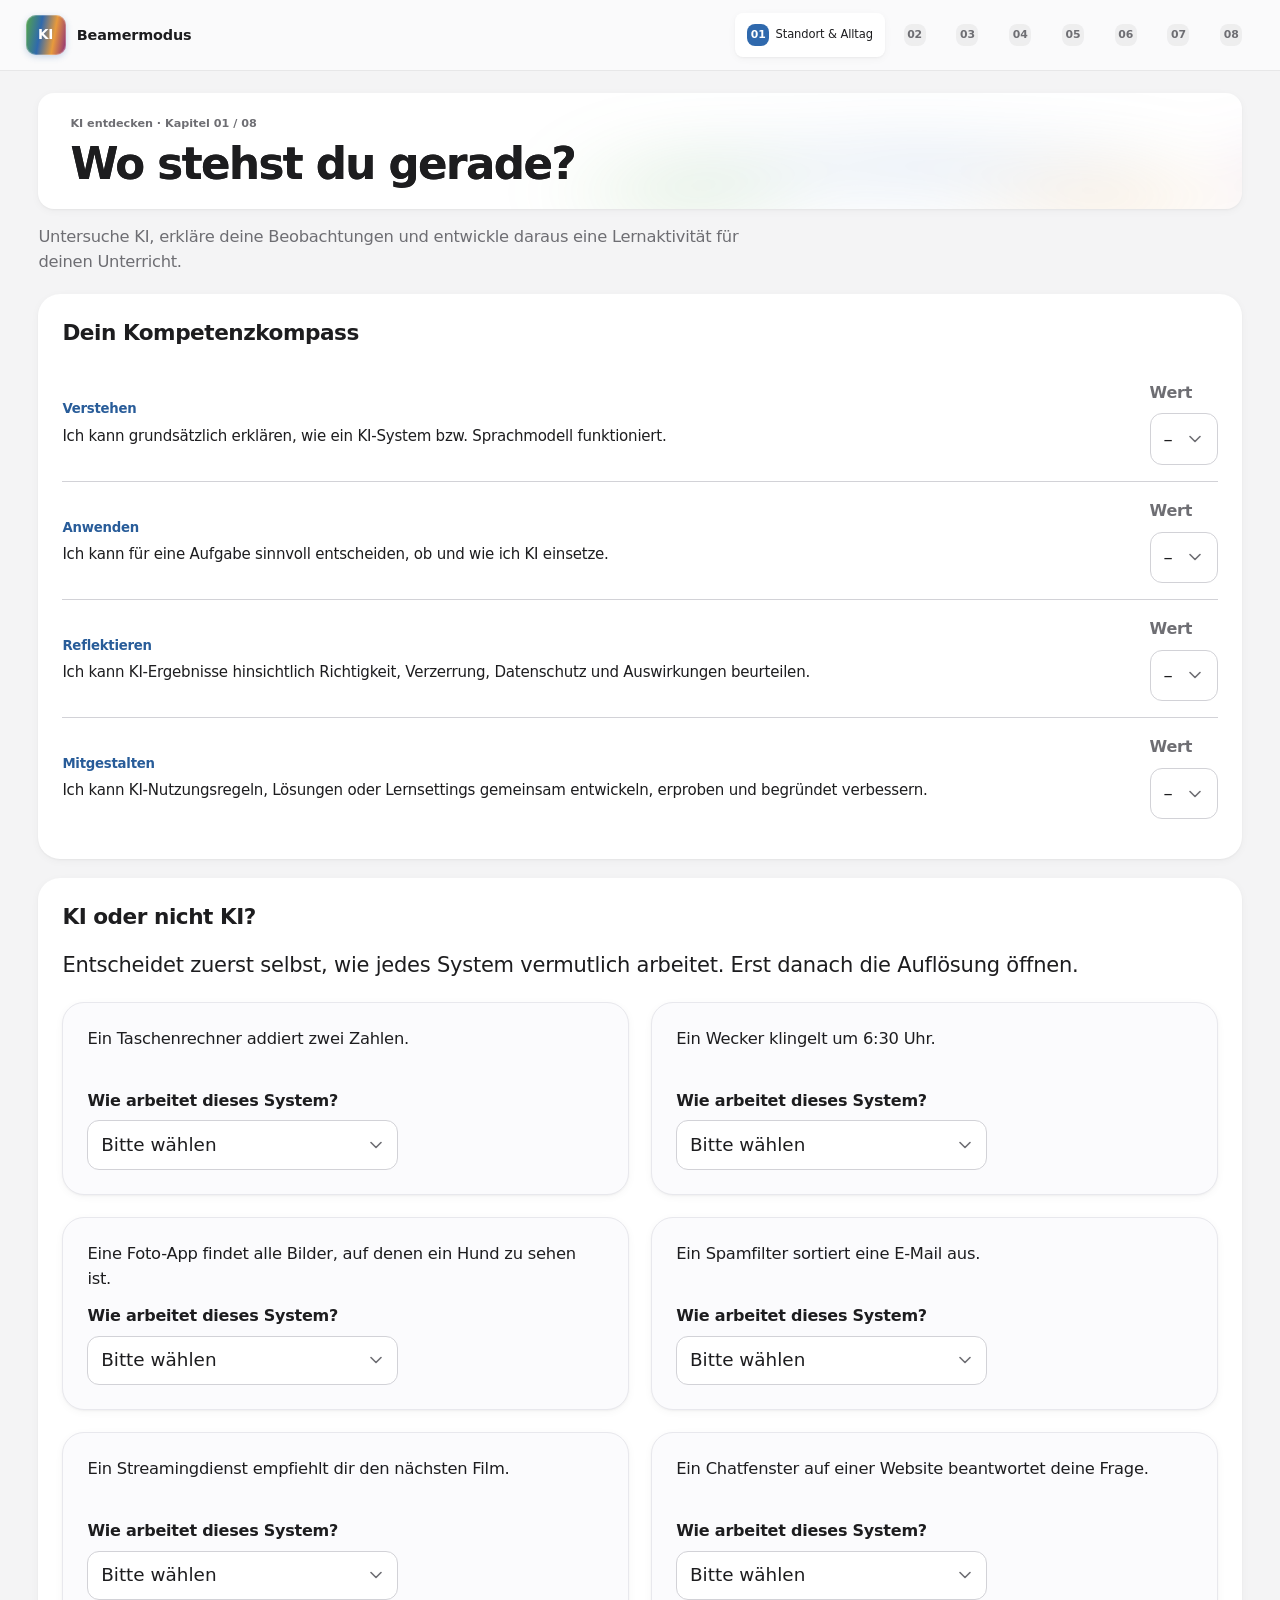
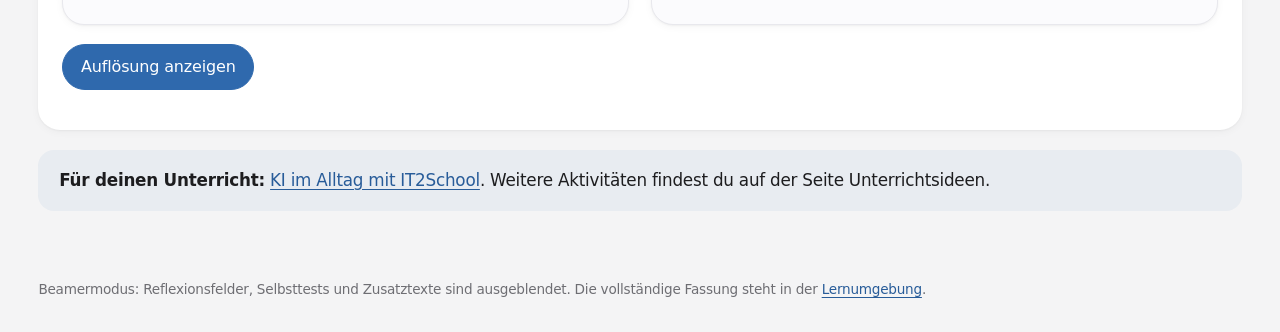
<file: demo.html>
<!doctype html>
<html lang="de-CH"><head><meta charset="utf-8"><meta name="viewport" content="width=device-width,initial-scale=1">
<meta name="description" content="Beamermodus: die Simulationen der Lernumgebung gross zum Vorführen im Plenum.">
<title>Beamermodus · KI verstehen</title>
<link rel="stylesheet" href="./styles.css?v=cd1f0d08188a">
<link rel="stylesheet" href="./demo.css?v=398fc00ab133"><link rel="stylesheet" href="./apple.css?v=3d5dd07ba892">
<script defer src="./app.js?v=e0fd5288e046"></script>
</head>
<body class="demo">
<a class="skip" href="#main">Zum Inhalt</a>
<div id="app">
<header><a class="brand" href="./ablauf.html"><span class="brandmark">KI</span><span>Beamermodus</span></a>
<nav id="nav" aria-label="Kapitel"></nav></header>
<div class="shell">
<aside aria-label="Kursnavigation" hidden>
<p id="saveStatus" class="note small" role="status" hidden></p>
<p id="progressText" class="small" role="status"></p>
<progress id="progress" max="8" value="0" aria-label="Bearbeitete Kapitel"></progress>
<p id="storage" class="small"></p>
</aside>
<main id="main" tabindex="-1"></main>
</div></div>
<div id="paper"></div>
<p class="demo-hint">Beamermodus: Reflexionsfelder, Selbsttests und Zusatztexte sind ausgeblendet. Die vollständige Fassung steht in der <a href="./lernen.html">Lernumgebung</a>.</p>
<noscript><p>Diese Ansicht benötigt JavaScript.</p></noscript>
</body></html>
</file>
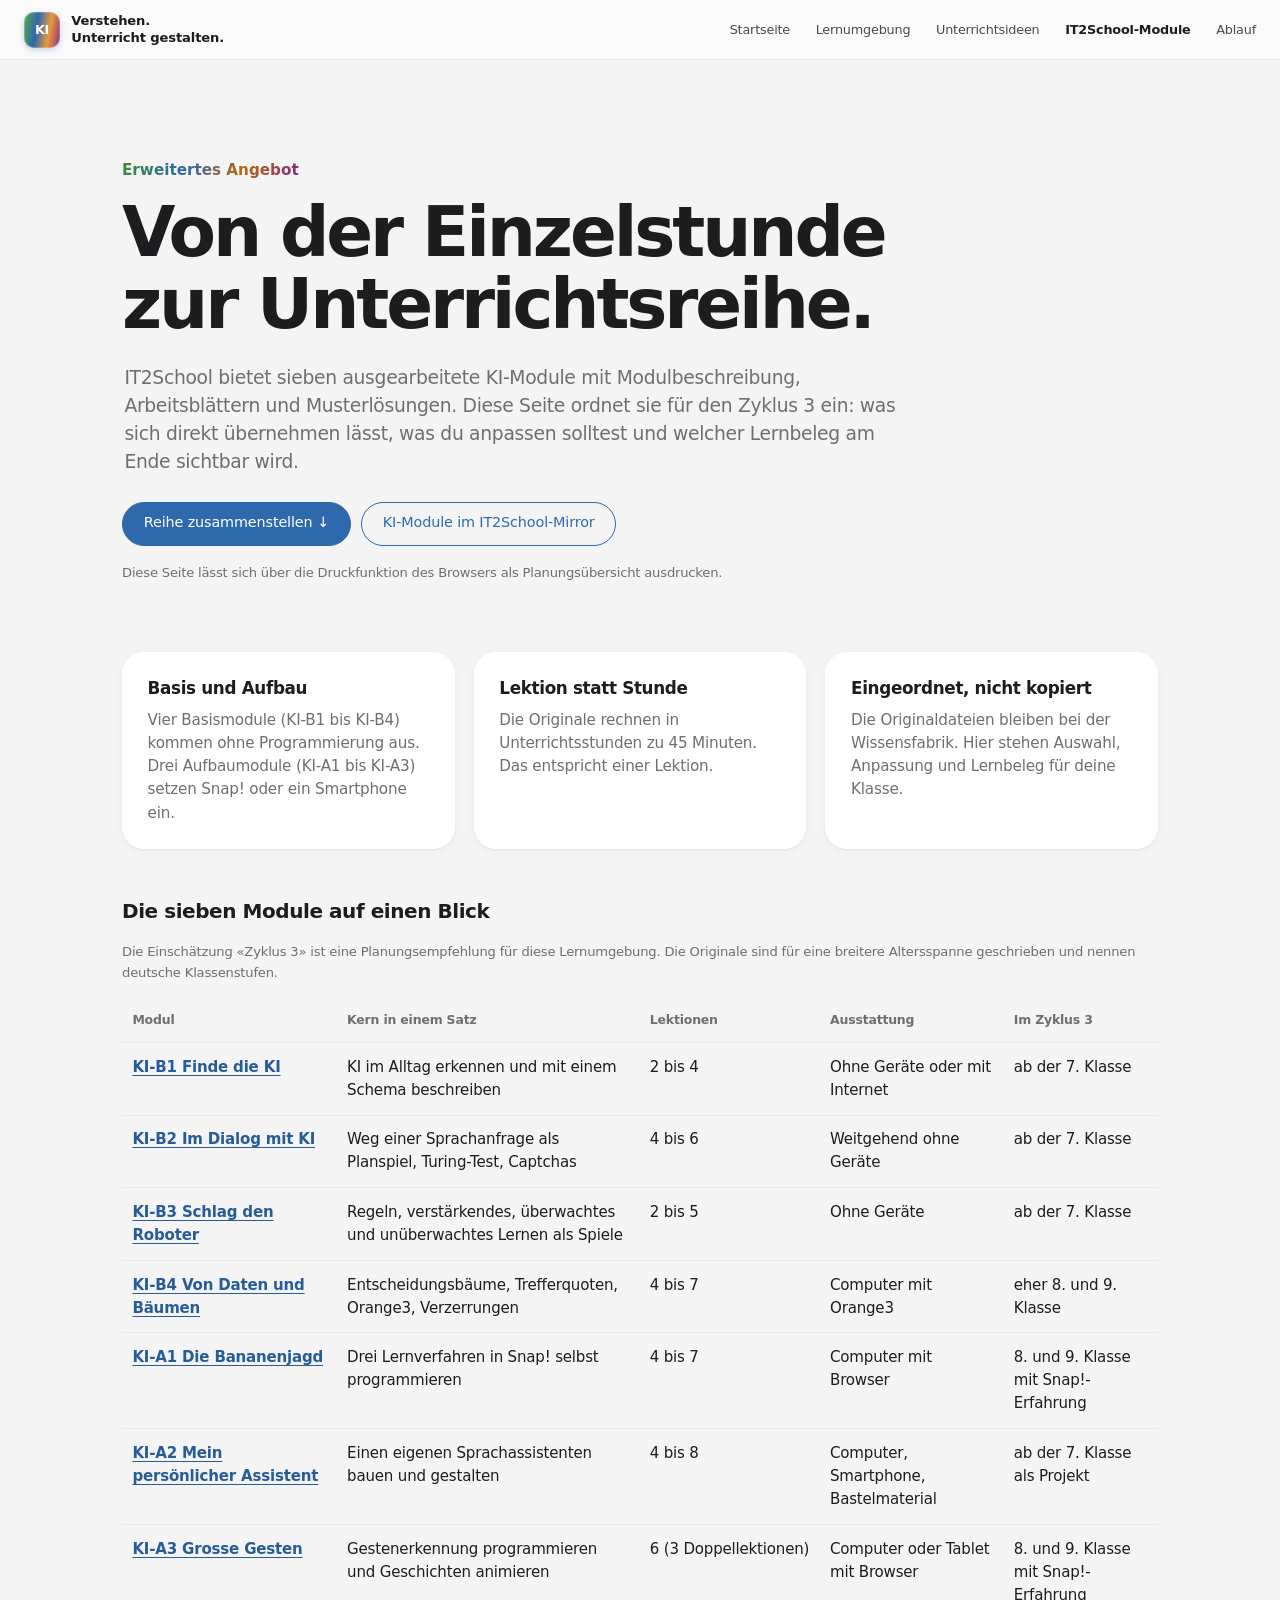
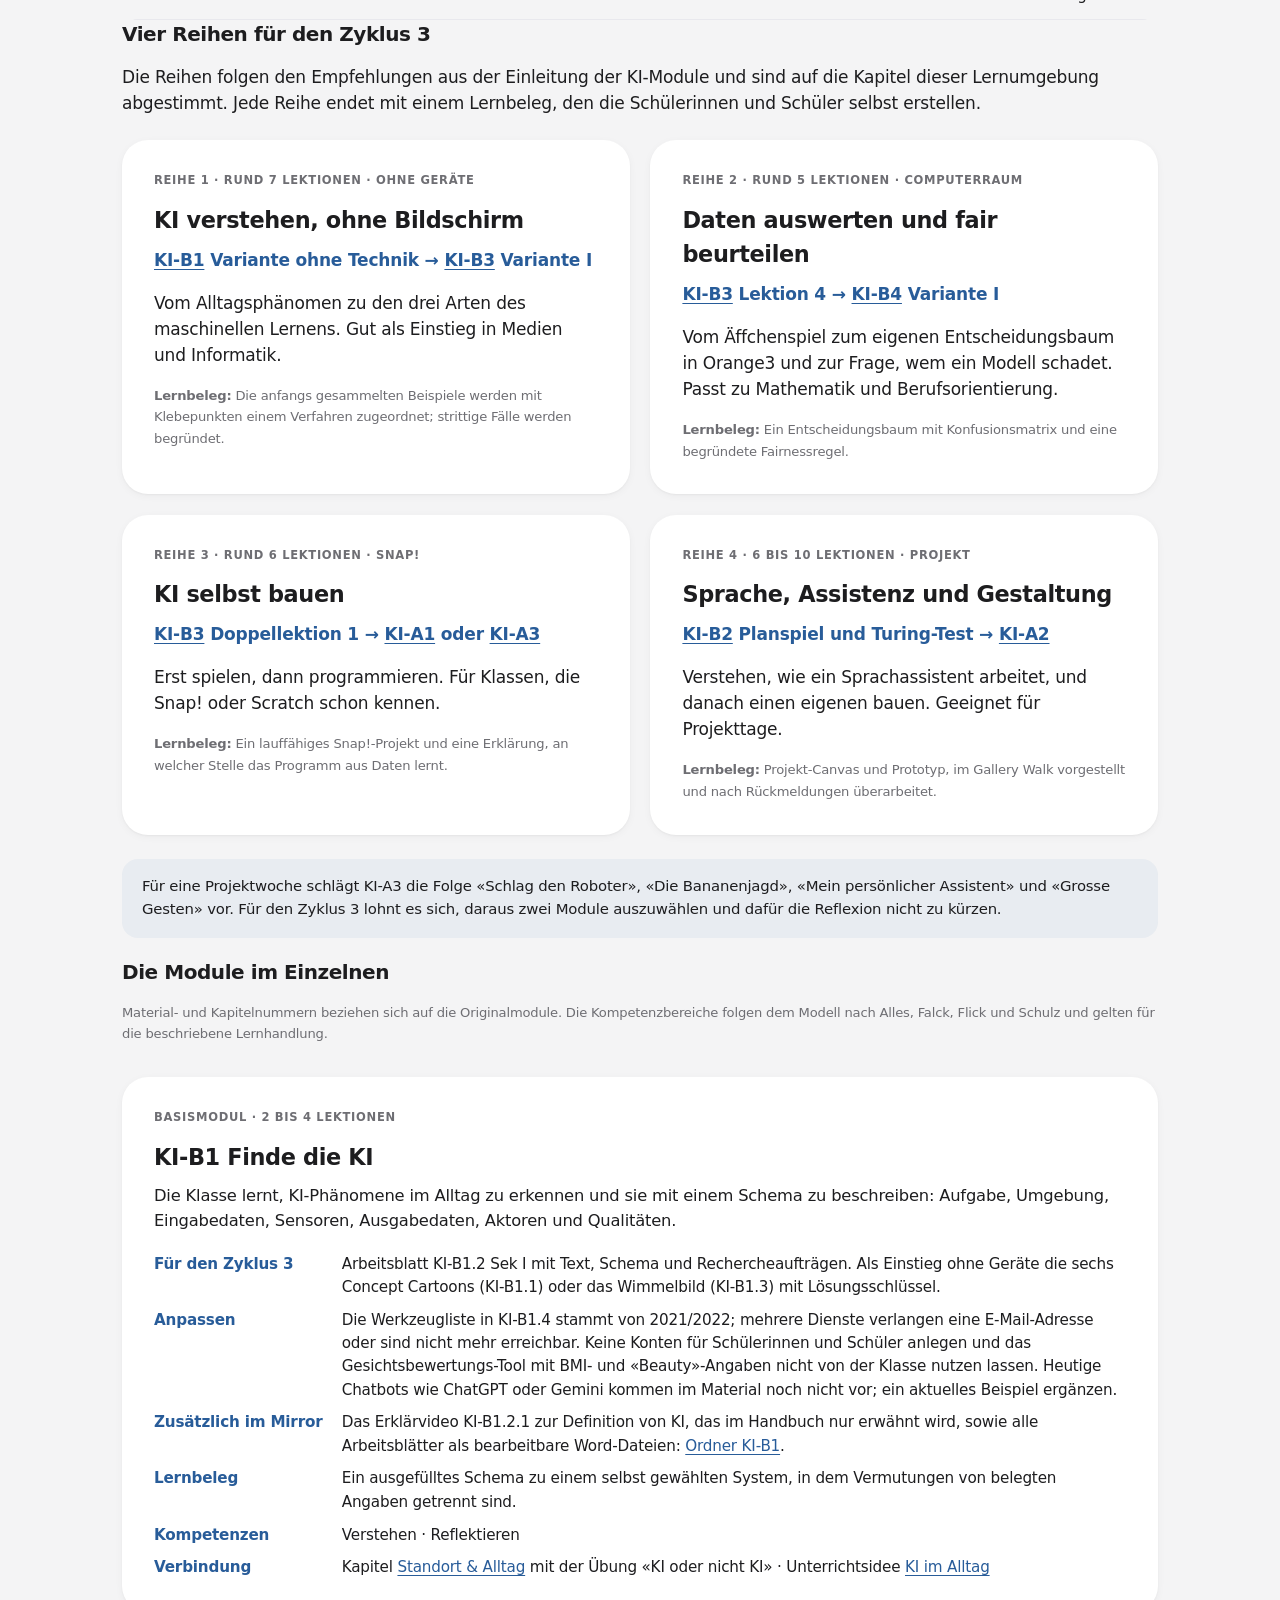
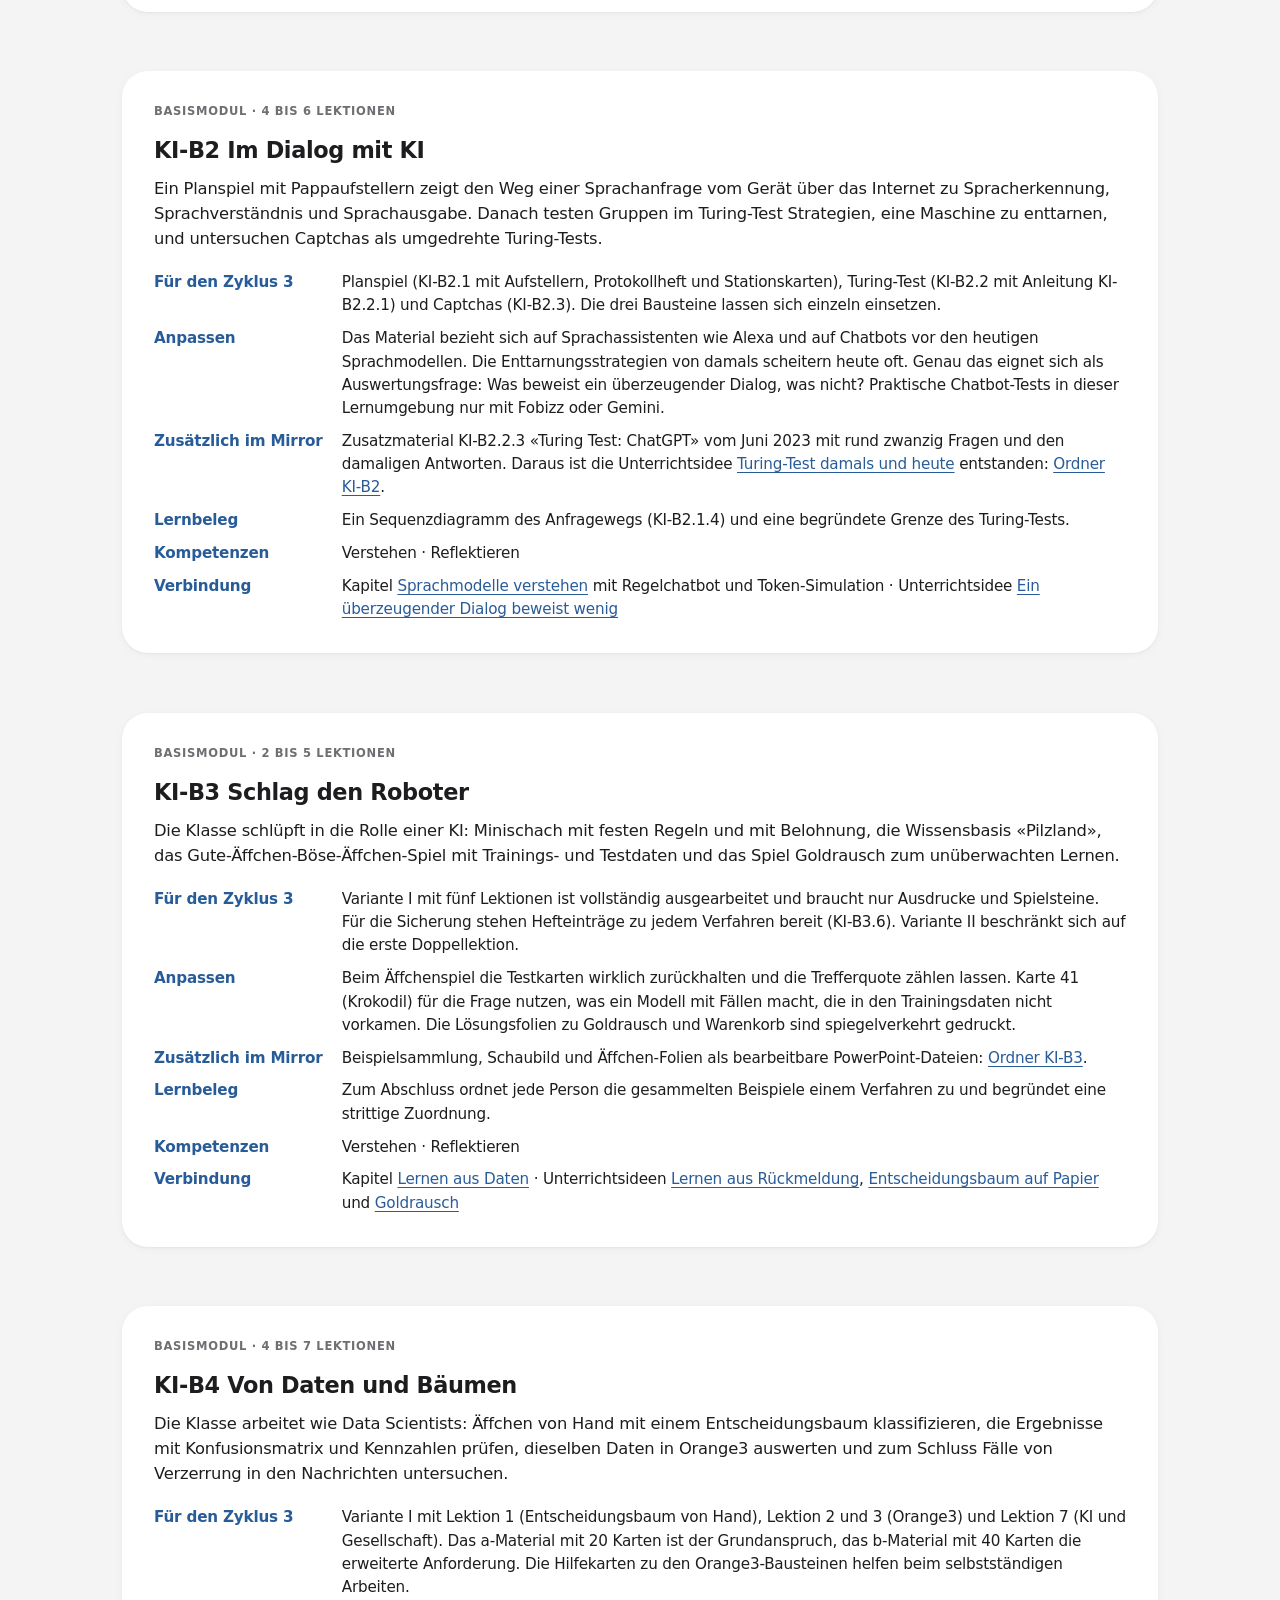
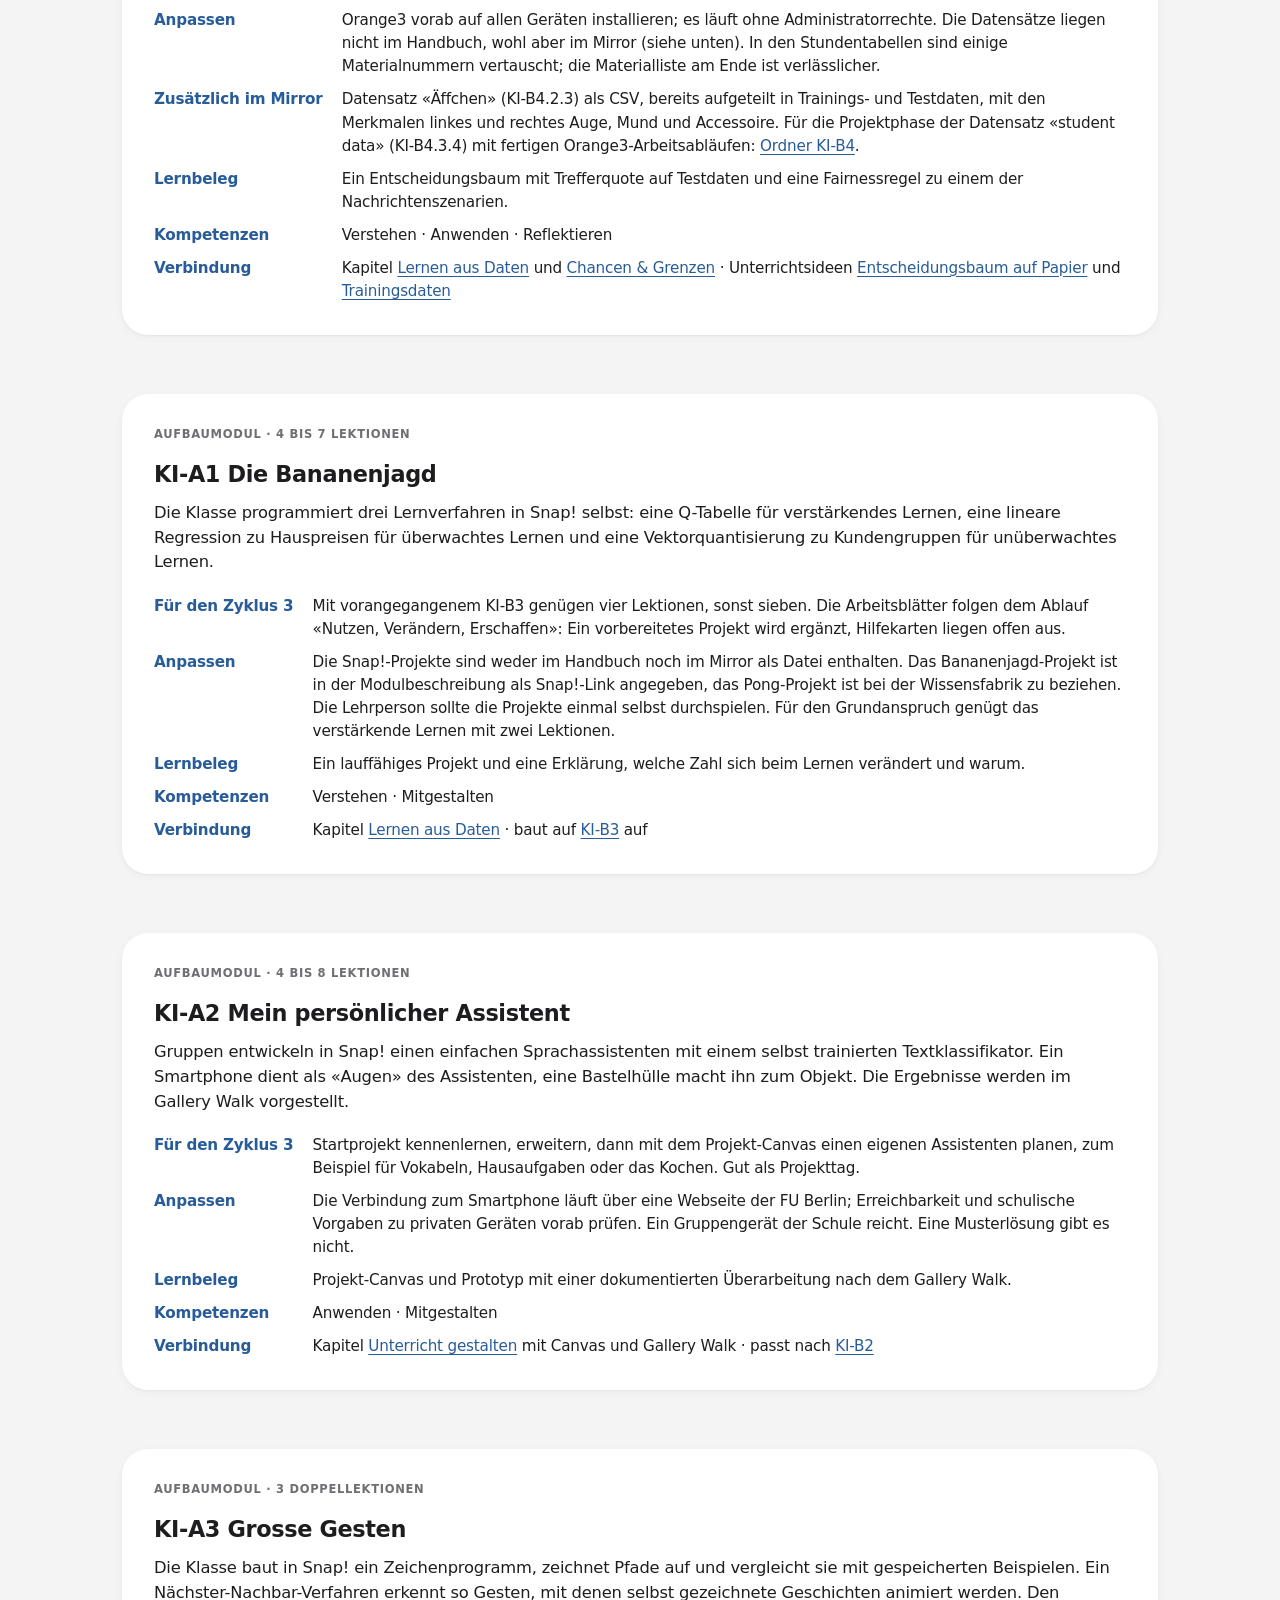
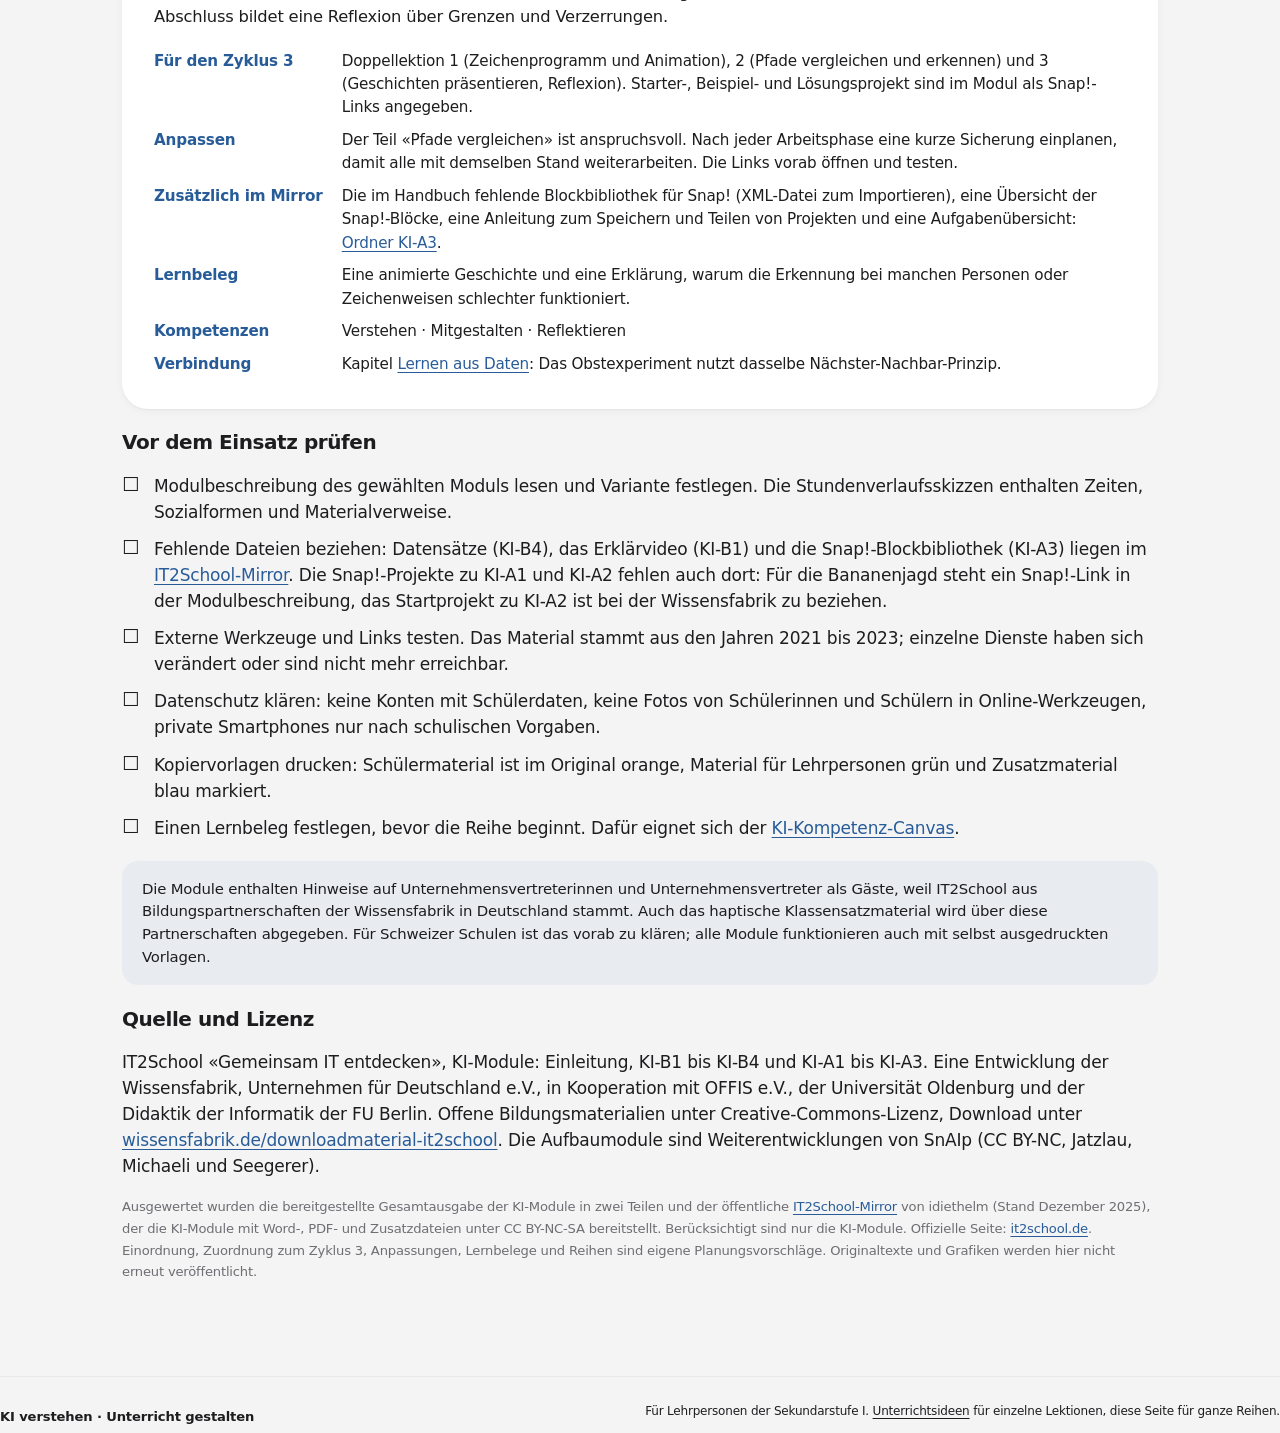
<file: it2school.html>
<!doctype html>
<html lang="de-CH"><head><meta charset="utf-8"><meta name="viewport" content="width=device-width,initial-scale=1"><meta name="description" content="Erweitertes Angebot: die sieben KI-Module von IT2School für den Zyklus 3 eingeordnet, mit Reihenvorschlägen, Anpassungen und Lernbelegen."><title>IT2School-Module · KI verstehen</title><link rel="stylesheet" href="./styles.css?v=cd1f0d08188a"><link rel="stylesheet" href="./ablauf.css?v=e17cf92d4170"><link rel="stylesheet" href="./it2school.css?v=ef909d86beb9"><link rel="stylesheet" href="./apple.css?v=3d5dd07ba892"></head>
<body class="plan-page module-page"><a class="skip" href="#main">Zum Inhalt</a><header><a class="brand" href="./"><span class="brandmark">KI</span><span>Verstehen.<br>Unterricht gestalten.</span></a><nav class="plan-nav" aria-label="Hauptnavigation"><a href="./">Startseite</a><a href="./lernen.html">Lernumgebung</a><a href="./unterrichtsideen.html">Unterrichtsideen</a><a href="./it2school.html" aria-current="page">IT2School-Module</a><a href="./ablauf.html">Ablauf</a></nav></header>
<main id="main">

<section class="plan-hero"><p class="eyebrow">Erweitertes Angebot</p><h1>Von der Einzelstunde<br>zur Unterrichtsreihe.</h1><p class="lead">IT2School bietet sieben ausgearbeitete KI-Module mit Modulbeschreibung, Arbeitsblättern und Musterlösungen. Diese Seite ordnet sie für den Zyklus 3 ein: was sich direkt übernehmen lässt, was du anpassen solltest und welcher Lernbeleg am Ende sichtbar wird.</p><div class="actions"><a class="button" href="#reihen">Reihe zusammenstellen ↓</a><a class="button secondary" href="https://github.com/idiethelm/it2school-mirror">KI-Module im IT2School-Mirror</a></div><p class="small print-hint">Diese Seite lässt sich über die Druckfunktion des Browsers als Planungsübersicht ausdrucken.</p></section>

<section class="principles" aria-label="Wie diese Seite zu lesen ist"><div><strong>Basis und Aufbau</strong><p>Vier Basismodule (KI-B1 bis KI-B4) kommen ohne Programmierung aus. Drei Aufbaumodule (KI-A1 bis KI-A3) setzen Snap! oder ein Smartphone ein.</p></div><div><strong>Lektion statt Stunde</strong><p>Die Originale rechnen in Unterrichtsstunden zu 45 Minuten. Das entspricht einer Lektion.</p></div><div><strong>Eingeordnet, nicht kopiert</strong><p>Die Originaldateien bleiben bei der Wissensfabrik. Hier stehen Auswahl, Anpassung und Lernbeleg für deine Klasse.</p></div></section>

<section class="plan-section" aria-labelledby="uebersicht-title"><h2 id="uebersicht-title">Die sieben Module auf einen Blick</h2><p class="small">Die Einschätzung «Zyklus 3» ist eine Planungsempfehlung für diese Lernumgebung. Die Originale sind für eine breitere Altersspanne geschrieben und nennen deutsche Klassenstufen.</p>
<div class="tablewrap"><table class="overview module-table"><thead><tr><th scope="col">Modul</th><th scope="col">Kern in einem Satz</th><th scope="col">Lektionen</th><th scope="col">Ausstattung</th><th scope="col">Im Zyklus 3</th></tr></thead><tbody>
<tr><td><a href="#b1">KI-B1 Finde die KI</a></td><td>KI im Alltag erkennen und mit einem Schema beschreiben</td><td>2 bis 4</td><td>Ohne Geräte oder mit Internet</td><td>ab der 7. Klasse</td></tr>
<tr><td><a href="#b2">KI-B2 Im Dialog mit KI</a></td><td>Weg einer Sprachanfrage als Planspiel, Turing-Test, Captchas</td><td>4 bis 6</td><td>Weitgehend ohne Geräte</td><td>ab der 7. Klasse</td></tr>
<tr><td><a href="#b3">KI-B3 Schlag den Roboter</a></td><td>Regeln, verstärkendes, überwachtes und unüberwachtes Lernen als Spiele</td><td>2 bis 5</td><td>Ohne Geräte</td><td>ab der 7. Klasse</td></tr>
<tr><td><a href="#b4">KI-B4 Von Daten und Bäumen</a></td><td>Entscheidungsbäume, Trefferquoten, Orange3, Verzerrungen</td><td>4 bis 7</td><td>Computer mit Orange3</td><td>eher 8. und 9. Klasse</td></tr>
<tr><td><a href="#a1">KI-A1 Die Bananenjagd</a></td><td>Drei Lernverfahren in Snap! selbst programmieren</td><td>4 bis 7</td><td>Computer mit Browser</td><td>8. und 9. Klasse mit Snap!-Erfahrung</td></tr>
<tr><td><a href="#a2">KI-A2 Mein persönlicher Assistent</a></td><td>Einen eigenen Sprachassistenten bauen und gestalten</td><td>4 bis 8</td><td>Computer, Smartphone, Bastelmaterial</td><td>ab der 7. Klasse als Projekt</td></tr>
<tr><td><a href="#a3">KI-A3 Grosse Gesten</a></td><td>Gestenerkennung programmieren und Geschichten animieren</td><td>6 (3 Doppellektionen)</td><td>Computer oder Tablet mit Browser</td><td>8. und 9. Klasse mit Snap!-Erfahrung</td></tr>
</tbody></table></div></section>

<section class="plan-section" id="reihen" aria-labelledby="reihen-title"><h2 id="reihen-title">Vier Reihen für den Zyklus 3</h2><p>Die Reihen folgen den Empfehlungen aus der Einleitung der KI-Module und sind auf die Kapitel dieser Lernumgebung abgestimmt. Jede Reihe endet mit einem Lernbeleg, den die Schülerinnen und Schüler selbst erstellen.</p>
<div class="series-grid">
<article class="card phase"><div class="phase-time">REIHE 1 · RUND 7 LEKTIONEN · OHNE GERÄTE</div><h3>KI verstehen, ohne Bildschirm</h3><p class="series-path"><a href="#b1">KI-B1</a> Variante ohne Technik → <a href="#b3">KI-B3</a> Variante I</p><p>Vom Alltagsphänomen zu den drei Arten des maschinellen Lernens. Gut als Einstieg in Medien und Informatik.</p><p class="small"><strong>Lernbeleg:</strong> Die anfangs gesammelten Beispiele werden mit Klebepunkten einem Verfahren zugeordnet; strittige Fälle werden begründet.</p></article>
<article class="card phase"><div class="phase-time">REIHE 2 · RUND 5 LEKTIONEN · COMPUTERRAUM</div><h3>Daten auswerten und fair beurteilen</h3><p class="series-path"><a href="#b3">KI-B3</a> Lektion 4 → <a href="#b4">KI-B4</a> Variante I</p><p>Vom Äffchenspiel zum eigenen Entscheidungsbaum in Orange3 und zur Frage, wem ein Modell schadet. Passt zu Mathematik und Berufsorientierung.</p><p class="small"><strong>Lernbeleg:</strong> Ein Entscheidungsbaum mit Konfusionsmatrix und eine begründete Fairnessregel.</p></article>
<article class="card phase"><div class="phase-time">REIHE 3 · RUND 6 LEKTIONEN · SNAP!</div><h3>KI selbst bauen</h3><p class="series-path"><a href="#b3">KI-B3</a> Doppellektion 1 → <a href="#a1">KI-A1</a> oder <a href="#a3">KI-A3</a></p><p>Erst spielen, dann programmieren. Für Klassen, die Snap! oder Scratch schon kennen.</p><p class="small"><strong>Lernbeleg:</strong> Ein lauffähiges Snap!-Projekt und eine Erklärung, an welcher Stelle das Programm aus Daten lernt.</p></article>
<article class="card phase"><div class="phase-time">REIHE 4 · 6 BIS 10 LEKTIONEN · PROJEKT</div><h3>Sprache, Assistenz und Gestaltung</h3><p class="series-path"><a href="#b2">KI-B2</a> Planspiel und Turing-Test → <a href="#a2">KI-A2</a></p><p>Verstehen, wie ein Sprachassistent arbeitet, und danach einen eigenen bauen. Geeignet für Projekttage.</p><p class="small"><strong>Lernbeleg:</strong> Projekt-Canvas und Prototyp, im Gallery Walk vorgestellt und nach Rückmeldungen überarbeitet.</p></article>
</div>
<div class="note">Für eine Projektwoche schlägt KI-A3 die Folge «Schlag den Roboter», «Die Bananenjagd», «Mein persönlicher Assistent» und «Grosse Gesten» vor. Für den Zyklus 3 lohnt es sich, daraus zwei Module auszuwählen und dafür die Reflexion nicht zu kürzen.</div></section>

<section class="plan-section" aria-labelledby="module-title"><h2 id="module-title">Die Module im Einzelnen</h2><p class="small">Material- und Kapitelnummern beziehen sich auf die Originalmodule. Die Kompetenzbereiche folgen dem Modell nach Alles, Falck, Flick und Schulz und gelten für die beschriebene Lernhandlung.</p>
<div class="phase-grid">

<article class="card phase module" id="b1"><div class="phase-time">BASISMODUL · 2 BIS 4 LEKTIONEN</div><h3>KI-B1 Finde die KI</h3><p class="phase-goal">Die Klasse lernt, KI-Phänomene im Alltag zu erkennen und sie mit einem Schema zu beschreiben: Aufgabe, Umgebung, Eingabedaten, Sensoren, Ausgabedaten, Aktoren und Qualitäten.</p>
<dl><dt>Für den Zyklus 3</dt><dd>Arbeitsblatt KI-B1.2 Sek I mit Text, Schema und Rechercheaufträgen. Als Einstieg ohne Geräte die sechs Concept Cartoons (KI-B1.1) oder das Wimmelbild (KI-B1.3) mit Lösungsschlüssel.</dd>
<dt>Anpassen</dt><dd>Die Werkzeugliste in KI-B1.4 stammt von 2021/2022; mehrere Dienste verlangen eine E-Mail-Adresse oder sind nicht mehr erreichbar. Keine Konten für Schülerinnen und Schüler anlegen und das Gesichtsbewertungs-Tool mit BMI- und «Beauty»-Angaben nicht von der Klasse nutzen lassen. Heutige Chatbots wie ChatGPT oder Gemini kommen im Material noch nicht vor; ein aktuelles Beispiel ergänzen.</dd>
<dt>Zusätzlich im Mirror</dt><dd>Das Erklärvideo KI-B1.2.1 zur Definition von KI, das im Handbuch nur erwähnt wird, sowie alle Arbeitsblätter als bearbeitbare Word-Dateien: <a href="https://github.com/idiethelm/it2school-mirror/tree/main/8_KI-Basismodule/KI-B1_FindeKI">Ordner KI-B1</a>.</dd>
<dt>Lernbeleg</dt><dd>Ein ausgefülltes Schema zu einem selbst gewählten System, in dem Vermutungen von belegten Angaben getrennt sind.</dd>
<dt>Kompetenzen</dt><dd>Verstehen · Reflektieren</dd>
<dt>Verbindung</dt><dd>Kapitel <a href="./lernen.html?kapitel=0">Standort &amp; Alltag</a> mit der Übung «KI oder nicht KI» · Unterrichtsidee <a href="./unterrichtsideen.html#alltag">KI im Alltag</a></dd></dl></article>

<article class="card phase module" id="b2"><div class="phase-time">BASISMODUL · 4 BIS 6 LEKTIONEN</div><h3>KI-B2 Im Dialog mit KI</h3><p class="phase-goal">Ein Planspiel mit Pappaufstellern zeigt den Weg einer Sprachanfrage vom Gerät über das Internet zu Spracherkennung, Sprachverständnis und Sprachausgabe. Danach testen Gruppen im Turing-Test Strategien, eine Maschine zu enttarnen, und untersuchen Captchas als umgedrehte Turing-Tests.</p>
<dl><dt>Für den Zyklus 3</dt><dd>Planspiel (KI-B2.1 mit Aufstellern, Protokollheft und Stationskarten), Turing-Test (KI-B2.2 mit Anleitung KI-B2.2.1) und Captchas (KI-B2.3). Die drei Bausteine lassen sich einzeln einsetzen.</dd>
<dt>Anpassen</dt><dd>Das Material bezieht sich auf Sprachassistenten wie Alexa und auf Chatbots vor den heutigen Sprachmodellen. Die Enttarnungsstrategien von damals scheitern heute oft. Genau das eignet sich als Auswertungsfrage: Was beweist ein überzeugender Dialog, was nicht? Praktische Chatbot-Tests in dieser Lernumgebung nur mit Fobizz oder Gemini.</dd>
<dt>Zusätzlich im Mirror</dt><dd>Zusatzmaterial KI-B2.2.3 «Turing Test: ChatGPT» vom Juni 2023 mit rund zwanzig Fragen und den damaligen Antworten. Daraus ist die Unterrichtsidee <a href="./unterrichtsideen.html#turing-heute">Turing-Test damals und heute</a> entstanden: <a href="https://github.com/idiethelm/it2school-mirror/tree/main/8_KI-Basismodule/KI-B2_DialogmitKI">Ordner KI-B2</a>.</dd>
<dt>Lernbeleg</dt><dd>Ein Sequenzdiagramm des Anfragewegs (KI-B2.1.4) und eine begründete Grenze des Turing-Tests.</dd>
<dt>Kompetenzen</dt><dd>Verstehen · Reflektieren</dd>
<dt>Verbindung</dt><dd>Kapitel <a href="./lernen.html?kapitel=2">Sprachmodelle verstehen</a> mit Regelchatbot und Token-Simulation · Unterrichtsidee <a href="./unterrichtsideen.html#dialog">Ein überzeugender Dialog beweist wenig</a></dd></dl></article>

<article class="card phase module" id="b3"><div class="phase-time">BASISMODUL · 2 BIS 5 LEKTIONEN</div><h3>KI-B3 Schlag den Roboter</h3><p class="phase-goal">Die Klasse schlüpft in die Rolle einer KI: Minischach mit festen Regeln und mit Belohnung, die Wissensbasis «Pilzland», das Gute-Äffchen-Böse-Äffchen-Spiel mit Trainings- und Testdaten und das Spiel Goldrausch zum unüberwachten Lernen.</p>
<dl><dt>Für den Zyklus 3</dt><dd>Variante I mit fünf Lektionen ist vollständig ausgearbeitet und braucht nur Ausdrucke und Spielsteine. Für die Sicherung stehen Hefteinträge zu jedem Verfahren bereit (KI-B3.6). Variante II beschränkt sich auf die erste Doppellektion.</dd>
<dt>Anpassen</dt><dd>Beim Äffchenspiel die Testkarten wirklich zurückhalten und die Trefferquote zählen lassen. Karte 41 (Krokodil) für die Frage nutzen, was ein Modell mit Fällen macht, die in den Trainingsdaten nicht vorkamen. Die Lösungsfolien zu Goldrausch und Warenkorb sind spiegelverkehrt gedruckt.</dd>
<dt>Zusätzlich im Mirror</dt><dd>Beispielsammlung, Schaubild und Äffchen-Folien als bearbeitbare PowerPoint-Dateien: <a href="https://github.com/idiethelm/it2school-mirror/tree/main/8_KI-Basismodule/KI-B3_SchlagDenRoboter">Ordner KI-B3</a>.</dd>
<dt>Lernbeleg</dt><dd>Zum Abschluss ordnet jede Person die gesammelten Beispiele einem Verfahren zu und begründet eine strittige Zuordnung.</dd>
<dt>Kompetenzen</dt><dd>Verstehen · Reflektieren</dd>
<dt>Verbindung</dt><dd>Kapitel <a href="./lernen.html?kapitel=1">Lernen aus Daten</a> · Unterrichtsideen <a href="./unterrichtsideen.html#spiel">Lernen aus Rückmeldung</a>, <a href="./unterrichtsideen.html#baum">Entscheidungsbaum auf Papier</a> und <a href="./unterrichtsideen.html#goldrausch">Goldrausch</a></dd></dl></article>

<article class="card phase module" id="b4"><div class="phase-time">BASISMODUL · 4 BIS 7 LEKTIONEN</div><h3>KI-B4 Von Daten und Bäumen</h3><p class="phase-goal">Die Klasse arbeitet wie Data Scientists: Äffchen von Hand mit einem Entscheidungsbaum klassifizieren, die Ergebnisse mit Konfusionsmatrix und Kennzahlen prüfen, dieselben Daten in Orange3 auswerten und zum Schluss Fälle von Verzerrung in den Nachrichten untersuchen.</p>
<dl><dt>Für den Zyklus 3</dt><dd>Variante I mit Lektion 1 (Entscheidungsbaum von Hand), Lektion 2 und 3 (Orange3) und Lektion 7 (KI und Gesellschaft). Das a-Material mit 20 Karten ist der Grundanspruch, das b-Material mit 40 Karten die erweiterte Anforderung. Die Hilfekarten zu den Orange3-Bausteinen helfen beim selbstständigen Arbeiten.</dd>
<dt>Anpassen</dt><dd>Orange3 vorab auf allen Geräten installieren; es läuft ohne Administratorrechte. Die Datensätze liegen nicht im Handbuch, wohl aber im Mirror (siehe unten). In den Stundentabellen sind einige Materialnummern vertauscht; die Materialliste am Ende ist verlässlicher.</dd>
<dt>Zusätzlich im Mirror</dt><dd>Datensatz «Äffchen» (KI-B4.2.3) als CSV, bereits aufgeteilt in Trainings- und Testdaten, mit den Merkmalen linkes und rechtes Auge, Mund und Accessoire. Für die Projektphase der Datensatz «student data» (KI-B4.3.4) mit fertigen Orange3-Arbeitsabläufen: <a href="https://github.com/idiethelm/it2school-mirror/tree/main/8_KI-Basismodule/KI-B4_DatenUndBaeume">Ordner KI-B4</a>.</dd>
<dt>Lernbeleg</dt><dd>Ein Entscheidungsbaum mit Trefferquote auf Testdaten und eine Fairnessregel zu einem der Nachrichtenszenarien.</dd>
<dt>Kompetenzen</dt><dd>Verstehen · Anwenden · Reflektieren</dd>
<dt>Verbindung</dt><dd>Kapitel <a href="./lernen.html?kapitel=1">Lernen aus Daten</a> und <a href="./lernen.html?kapitel=4">Chancen &amp; Grenzen</a> · Unterrichtsideen <a href="./unterrichtsideen.html#baum">Entscheidungsbaum auf Papier</a> und <a href="./unterrichtsideen.html#trainingsdaten">Trainingsdaten</a></dd></dl></article>

<article class="card phase module" id="a1"><div class="phase-time">AUFBAUMODUL · 4 BIS 7 LEKTIONEN</div><h3>KI-A1 Die Bananenjagd</h3><p class="phase-goal">Die Klasse programmiert drei Lernverfahren in Snap! selbst: eine Q-Tabelle für verstärkendes Lernen, eine lineare Regression zu Hauspreisen für überwachtes Lernen und eine Vektorquantisierung zu Kundengruppen für unüberwachtes Lernen.</p>
<dl><dt>Für den Zyklus 3</dt><dd>Mit vorangegangenem KI-B3 genügen vier Lektionen, sonst sieben. Die Arbeitsblätter folgen dem Ablauf «Nutzen, Verändern, Erschaffen»: Ein vorbereitetes Projekt wird ergänzt, Hilfekarten liegen offen aus.</dd>
<dt>Anpassen</dt><dd>Die Snap!-Projekte sind weder im Handbuch noch im Mirror als Datei enthalten. Das Bananenjagd-Projekt ist in der Modulbeschreibung als Snap!-Link angegeben, das Pong-Projekt ist bei der Wissensfabrik zu beziehen. Die Lehrperson sollte die Projekte einmal selbst durchspielen. Für den Grundanspruch genügt das verstärkende Lernen mit zwei Lektionen.</dd>
<dt>Lernbeleg</dt><dd>Ein lauffähiges Projekt und eine Erklärung, welche Zahl sich beim Lernen verändert und warum.</dd>
<dt>Kompetenzen</dt><dd>Verstehen · Mitgestalten</dd>
<dt>Verbindung</dt><dd>Kapitel <a href="./lernen.html?kapitel=1">Lernen aus Daten</a> · baut auf <a href="#b3">KI-B3</a> auf</dd></dl></article>

<article class="card phase module" id="a2"><div class="phase-time">AUFBAUMODUL · 4 BIS 8 LEKTIONEN</div><h3>KI-A2 Mein persönlicher Assistent</h3><p class="phase-goal">Gruppen entwickeln in Snap! einen einfachen Sprachassistenten mit einem selbst trainierten Textklassifikator. Ein Smartphone dient als «Augen» des Assistenten, eine Bastelhülle macht ihn zum Objekt. Die Ergebnisse werden im Gallery Walk vorgestellt.</p>
<dl><dt>Für den Zyklus 3</dt><dd>Startprojekt kennenlernen, erweitern, dann mit dem Projekt-Canvas einen eigenen Assistenten planen, zum Beispiel für Vokabeln, Hausaufgaben oder das Kochen. Gut als Projekttag.</dd>
<dt>Anpassen</dt><dd>Die Verbindung zum Smartphone läuft über eine Webseite der FU Berlin; Erreichbarkeit und schulische Vorgaben zu privaten Geräten vorab prüfen. Ein Gruppengerät der Schule reicht. Eine Musterlösung gibt es nicht.</dd>
<dt>Lernbeleg</dt><dd>Projekt-Canvas und Prototyp mit einer dokumentierten Überarbeitung nach dem Gallery Walk.</dd>
<dt>Kompetenzen</dt><dd>Anwenden · Mitgestalten</dd>
<dt>Verbindung</dt><dd>Kapitel <a href="./lernen.html?kapitel=7">Unterricht gestalten</a> mit Canvas und Gallery Walk · passt nach <a href="#b2">KI-B2</a></dd></dl></article>

<article class="card phase module" id="a3"><div class="phase-time">AUFBAUMODUL · 3 DOPPELLEKTIONEN</div><h3>KI-A3 Grosse Gesten</h3><p class="phase-goal">Die Klasse baut in Snap! ein Zeichenprogramm, zeichnet Pfade auf und vergleicht sie mit gespeicherten Beispielen. Ein Nächster-Nachbar-Verfahren erkennt so Gesten, mit denen selbst gezeichnete Geschichten animiert werden. Den Abschluss bildet eine Reflexion über Grenzen und Verzerrungen.</p>
<dl><dt>Für den Zyklus 3</dt><dd>Doppellektion 1 (Zeichenprogramm und Animation), 2 (Pfade vergleichen und erkennen) und 3 (Geschichten präsentieren, Reflexion). Starter-, Beispiel- und Lösungsprojekt sind im Modul als Snap!-Links angegeben.</dd>
<dt>Anpassen</dt><dd>Der Teil «Pfade vergleichen» ist anspruchsvoll. Nach jeder Arbeitsphase eine kurze Sicherung einplanen, damit alle mit demselben Stand weiterarbeiten. Die Links vorab öffnen und testen.</dd>
<dt>Zusätzlich im Mirror</dt><dd>Die im Handbuch fehlende Blockbibliothek für Snap! (XML-Datei zum Importieren), eine Übersicht der Snap!-Blöcke, eine Anleitung zum Speichern und Teilen von Projekten und eine Aufgabenübersicht: <a href="https://github.com/idiethelm/it2school-mirror/tree/main/9_KI-Aufbaumodule/KI-A3_GrosseGesten">Ordner KI-A3</a>.</dd>
<dt>Lernbeleg</dt><dd>Eine animierte Geschichte und eine Erklärung, warum die Erkennung bei manchen Personen oder Zeichenweisen schlechter funktioniert.</dd>
<dt>Kompetenzen</dt><dd>Verstehen · Mitgestalten · Reflektieren</dd>
<dt>Verbindung</dt><dd>Kapitel <a href="./lernen.html?kapitel=1">Lernen aus Daten</a>: Das Obstexperiment nutzt dasselbe Nächster-Nachbar-Prinzip.</dd></dl></article>

</div></section>

<section class="plan-section" aria-labelledby="vorbereitung-title"><h2 id="vorbereitung-title">Vor dem Einsatz prüfen</h2><ul class="checklist">
<li>Modulbeschreibung des gewählten Moduls lesen und Variante festlegen. Die Stundenverlaufsskizzen enthalten Zeiten, Sozialformen und Materialverweise.</li>
<li>Fehlende Dateien beziehen: Datensätze (KI-B4), das Erklärvideo (KI-B1) und die Snap!-Blockbibliothek (KI-A3) liegen im <a href="https://github.com/idiethelm/it2school-mirror">IT2School-Mirror</a>. Die Snap!-Projekte zu KI-A1 und KI-A2 fehlen auch dort: Für die Bananenjagd steht ein Snap!-Link in der Modulbeschreibung, das Startprojekt zu KI-A2 ist bei der Wissensfabrik zu beziehen.</li>
<li>Externe Werkzeuge und Links testen. Das Material stammt aus den Jahren 2021 bis 2023; einzelne Dienste haben sich verändert oder sind nicht mehr erreichbar.</li>
<li>Datenschutz klären: keine Konten mit Schülerdaten, keine Fotos von Schülerinnen und Schülern in Online-Werkzeugen, private Smartphones nur nach schulischen Vorgaben.</li>
<li>Kopiervorlagen drucken: Schülermaterial ist im Original orange, Material für Lehrpersonen grün und Zusatzmaterial blau markiert.</li>
<li>Einen Lernbeleg festlegen, bevor die Reihe beginnt. Dafür eignet sich der <a href="./lernen.html?kapitel=7">KI-Kompetenz-Canvas</a>.</li>
</ul>
<div class="note">Die Module enthalten Hinweise auf Unternehmensvertreterinnen und Unternehmensvertreter als Gäste, weil IT2School aus Bildungspartnerschaften der Wissensfabrik in Deutschland stammt. Auch das haptische Klassensatzmaterial wird über diese Partnerschaften abgegeben. Für Schweizer Schulen ist das vorab zu klären; alle Module funktionieren auch mit selbst ausgedruckten Vorlagen.</div></section>

<section class="plan-section" aria-labelledby="quelle-title"><h2 id="quelle-title">Quelle und Lizenz</h2><p>IT2School «Gemeinsam IT entdecken», KI-Module: Einleitung, KI-B1 bis KI-B4 und KI-A1 bis KI-A3. Eine Entwicklung der Wissensfabrik, Unternehmen für Deutschland e.V., in Kooperation mit OFFIS e.V., der Universität Oldenburg und der Didaktik der Informatik der FU Berlin. Offene Bildungsmaterialien unter Creative-Commons-Lizenz, Download unter <a href="https://www.wissensfabrik.de/downloadmaterial-it2school/">wissensfabrik.de/downloadmaterial-it2school</a>. Die Aufbaumodule sind Weiterentwicklungen von SnAIp (CC BY-NC, Jatzlau, Michaeli und Seegerer).</p><p class="small">Ausgewertet wurden die bereitgestellte Gesamtausgabe der KI-Module in zwei Teilen und der öffentliche <a href="https://github.com/idiethelm/it2school-mirror">IT2School-Mirror</a> von idiethelm (Stand Dezember 2025), der die KI-Module mit Word-, PDF- und Zusatzdateien unter CC BY-NC-SA bereitstellt. Berücksichtigt sind nur die KI-Module. Offizielle Seite: <a href="http://www.it2school.de">it2school.de</a>. Einordnung, Zuordnung zum Zyklus 3, Anpassungen, Lernbelege und Reihen sind eigene Planungsvorschläge. Originaltexte und Grafiken werden hier nicht erneut veröffentlicht.</p></section>

</main>
<footer class="home-footer"><a class="brand" href="./">KI verstehen · Unterricht gestalten</a><p>Für Lehrpersonen der Sekundarstufe I. <a href="./unterrichtsideen.html">Unterrichtsideen</a> für einzelne Lektionen, diese Seite für ganze Reihen.</p></footer>
</body></html>
</file>
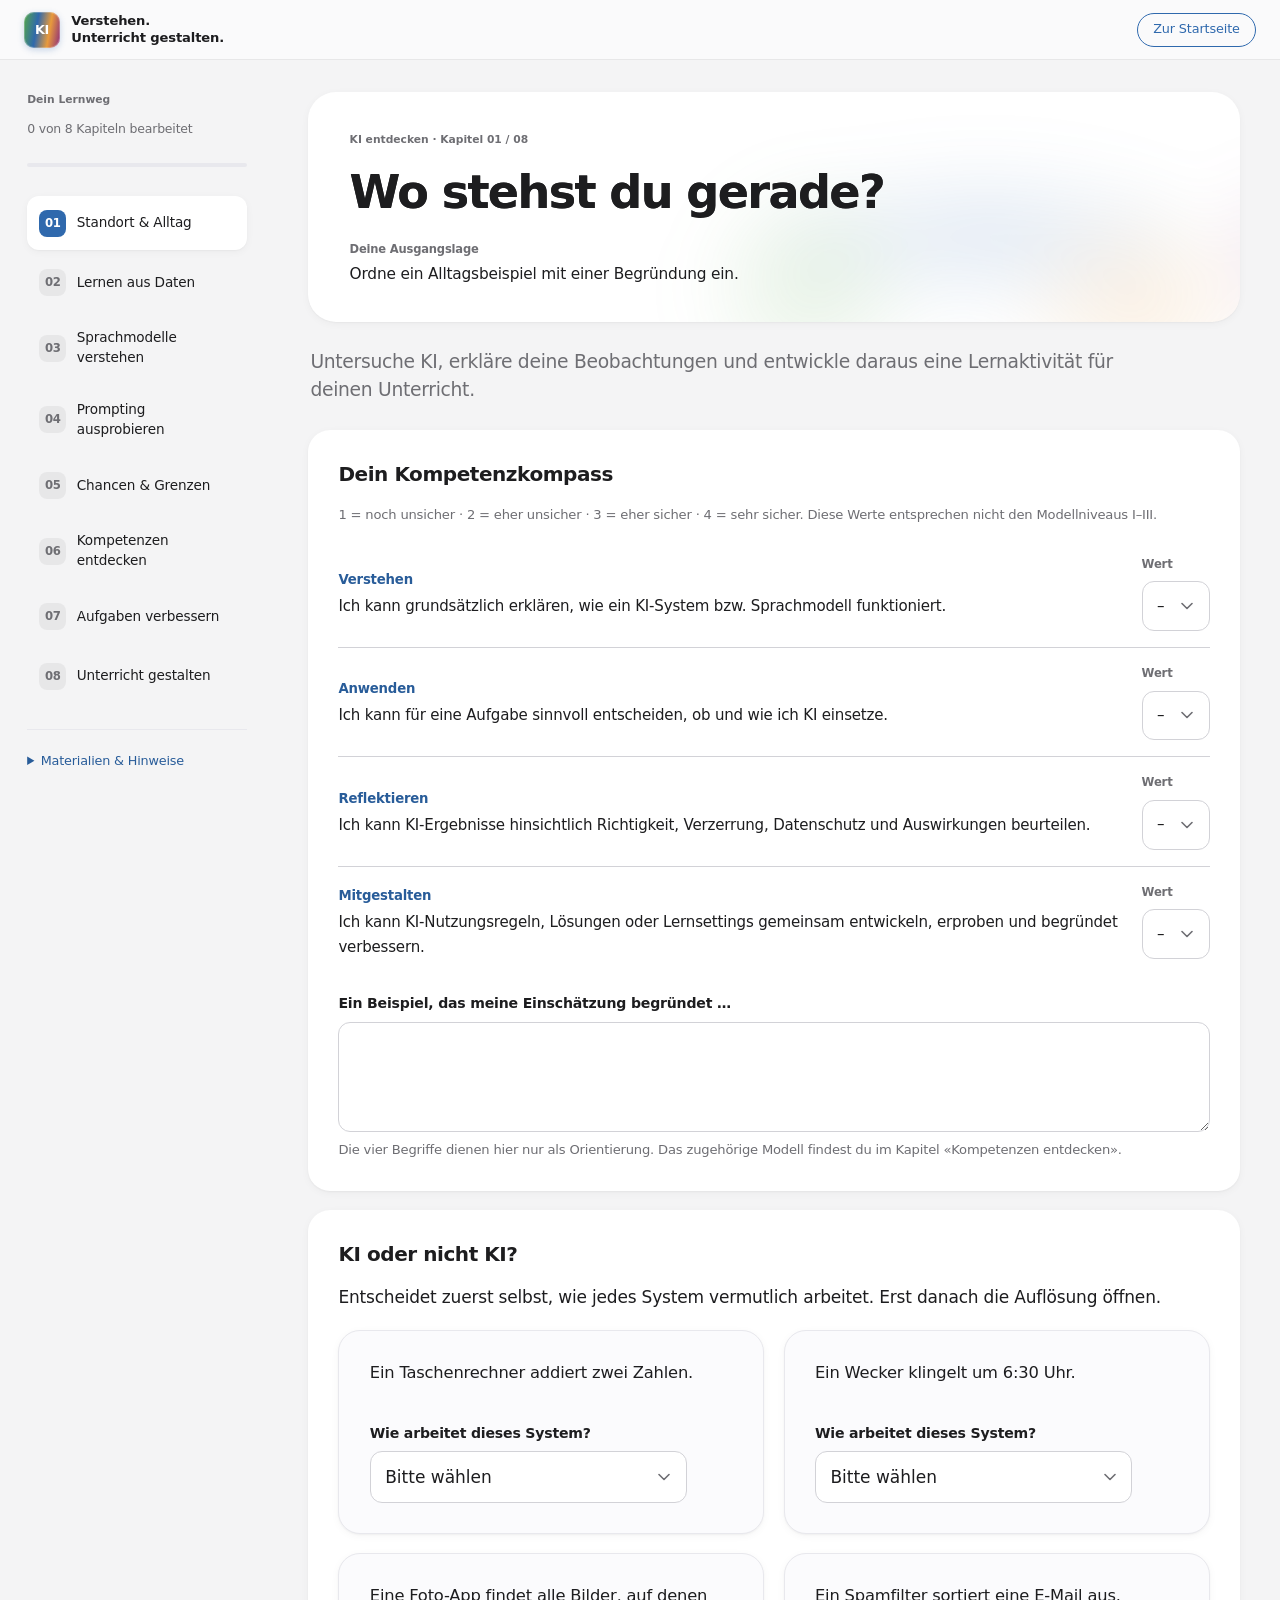
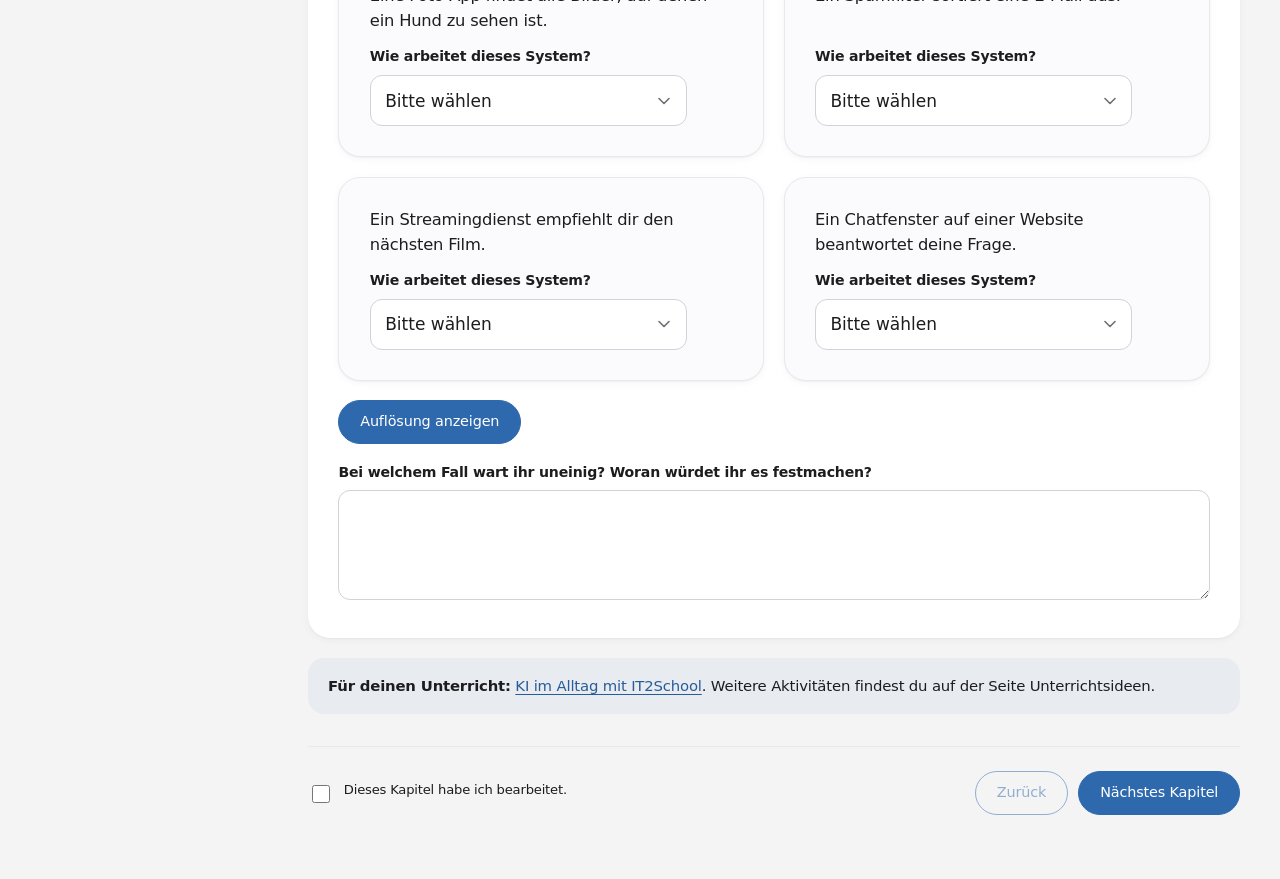
<file: lernen.html>
<!doctype html>
<html lang="de-CH">
<head>
<meta charset="utf-8"><meta name="viewport" content="width=device-width,initial-scale=1">
<meta name="description" content="Interaktive Weiterbildung für Lehrpersonen der Sekundarstufe I: KI verstehen, ausprobieren, reflektieren und Unterricht gestalten.">
<title>KI verstehen · Unterricht gestalten</title>
<link rel="stylesheet" href="./styles.css?v=cd1f0d08188a"><link rel="stylesheet" href="./apple.css?v=3d5dd07ba892">
<script defer src="./app.js?v=e0fd5288e046"></script>
</head>
<body>
<a class="skip" href="#main">Zum Inhalt</a>
<div id="app">
<header><a class="brand" href="./"><span class="brandmark">KI</span><span>Verstehen.<br>Unterricht gestalten.</span></a>
<a class="button secondary" href="./">Zur Startseite</a></header>
<div class="shell">
<aside aria-label="Kursnavigation">
<p class="eyebrow">Dein Lernweg</p>
<p id="saveStatus" class="note small" role="status" hidden></p>
<p id="progressText" class="small" role="status"></p>
<progress id="progress" max="8" value="0" aria-label="Bearbeitete Kapitel"></progress>
<div class="mobile-chapters"><label for="chapterSelect">Kapitel wählen</label><select id="chapterSelect"></select></div>
<nav id="nav" aria-label="Kapitel"></nav>
<details class="resource-menu"><summary>Materialien &amp; Hinweise</summary><div class="utilities"><a class="button secondary" href="./unterrichtsideen.html">Unterrichtsideen entdecken</a>
<button class="secondary" data-action="materials">Arbeitsmaterialien drucken</button>
<button class="secondary" data-action="export">Lernjournal exportieren</button>
<a class="button secondary" href="./ablauf.html">Ablauf für 120 Minuten</a>
<a class="button secondary" href="./demo.html">Beamermodus</a>
</div>
<p id="storage" class="small"></p>
<p class="small">Fortschritt bedeutet «bearbeitet», nicht «Kompetenz nachgewiesen».</p></details>
</aside>
<main id="main" tabindex="-1"></main>
</div></div>
<div id="paper"></div>
<noscript><p>Diese Lernumgebung benötigt JavaScript. Die Inhalte stehen auch im Quelltext des Repositories zur Verfügung.</p></noscript>
</body></html>
</file>
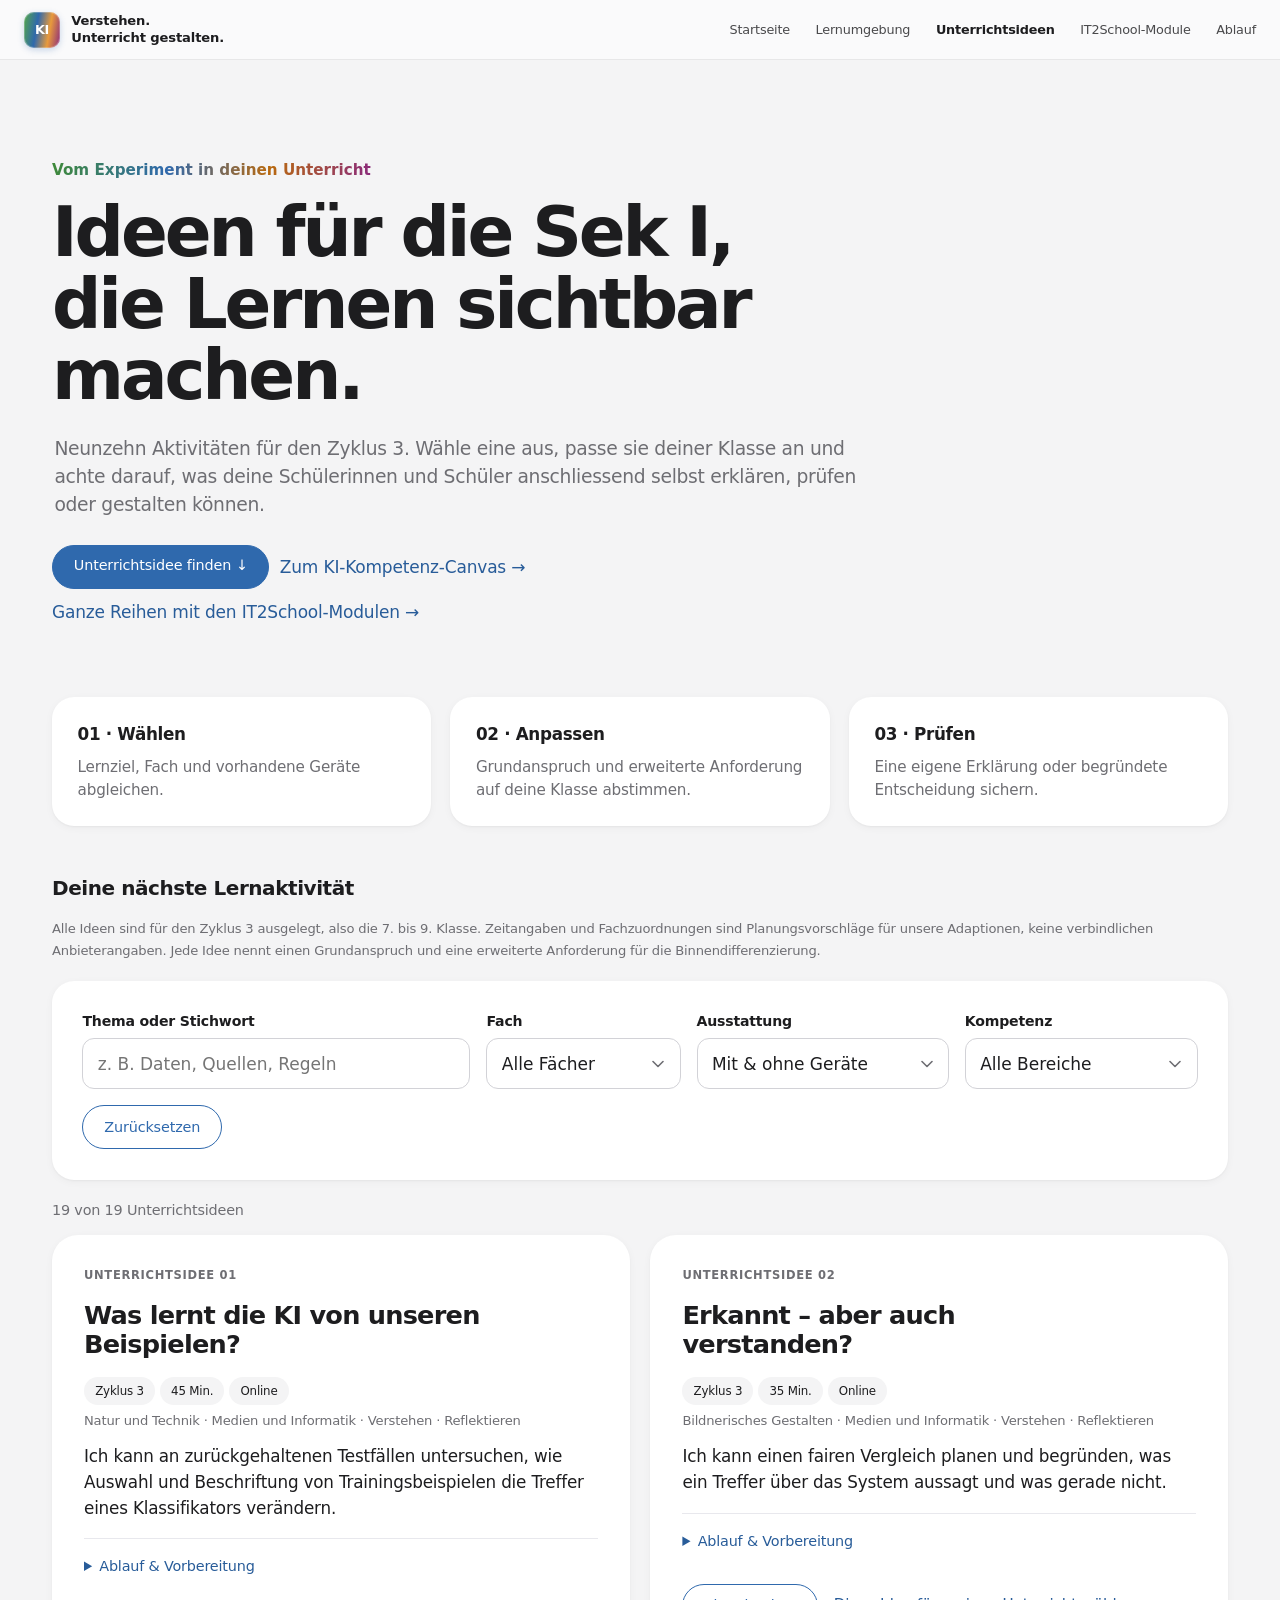
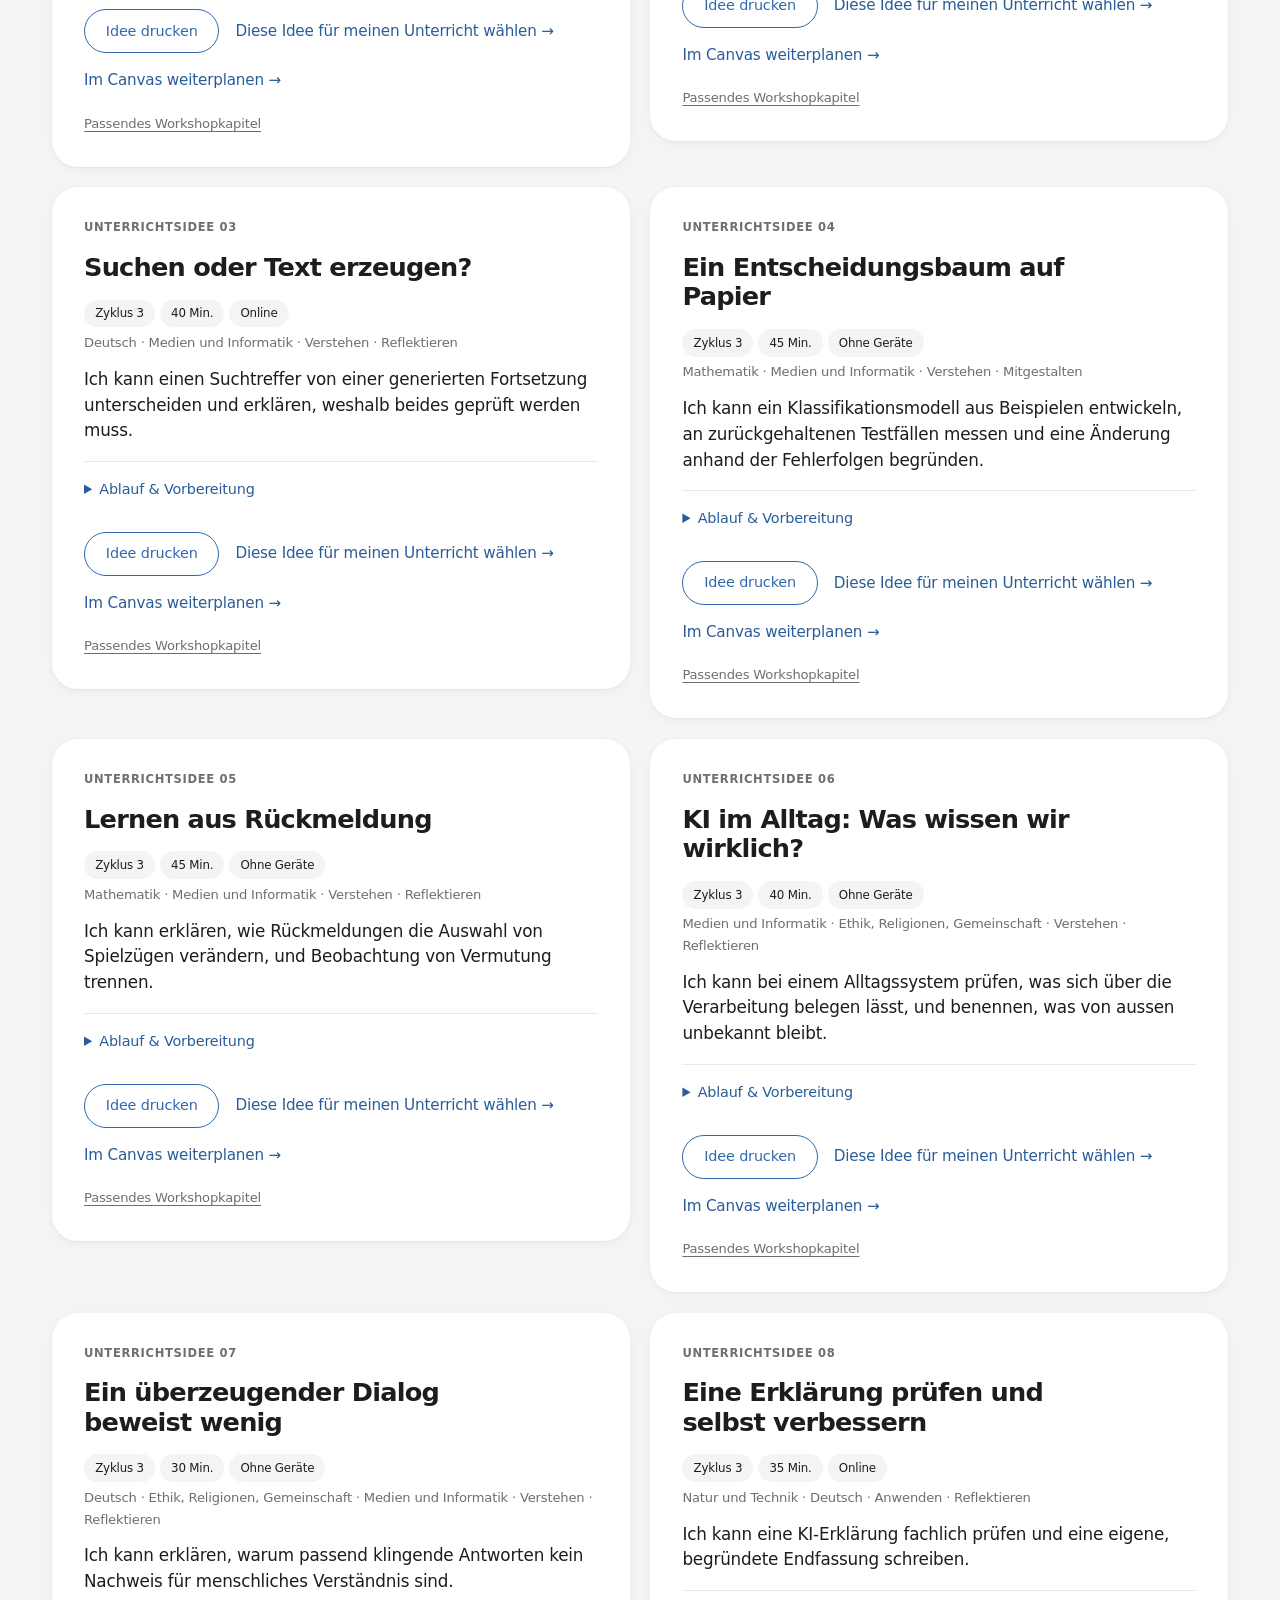
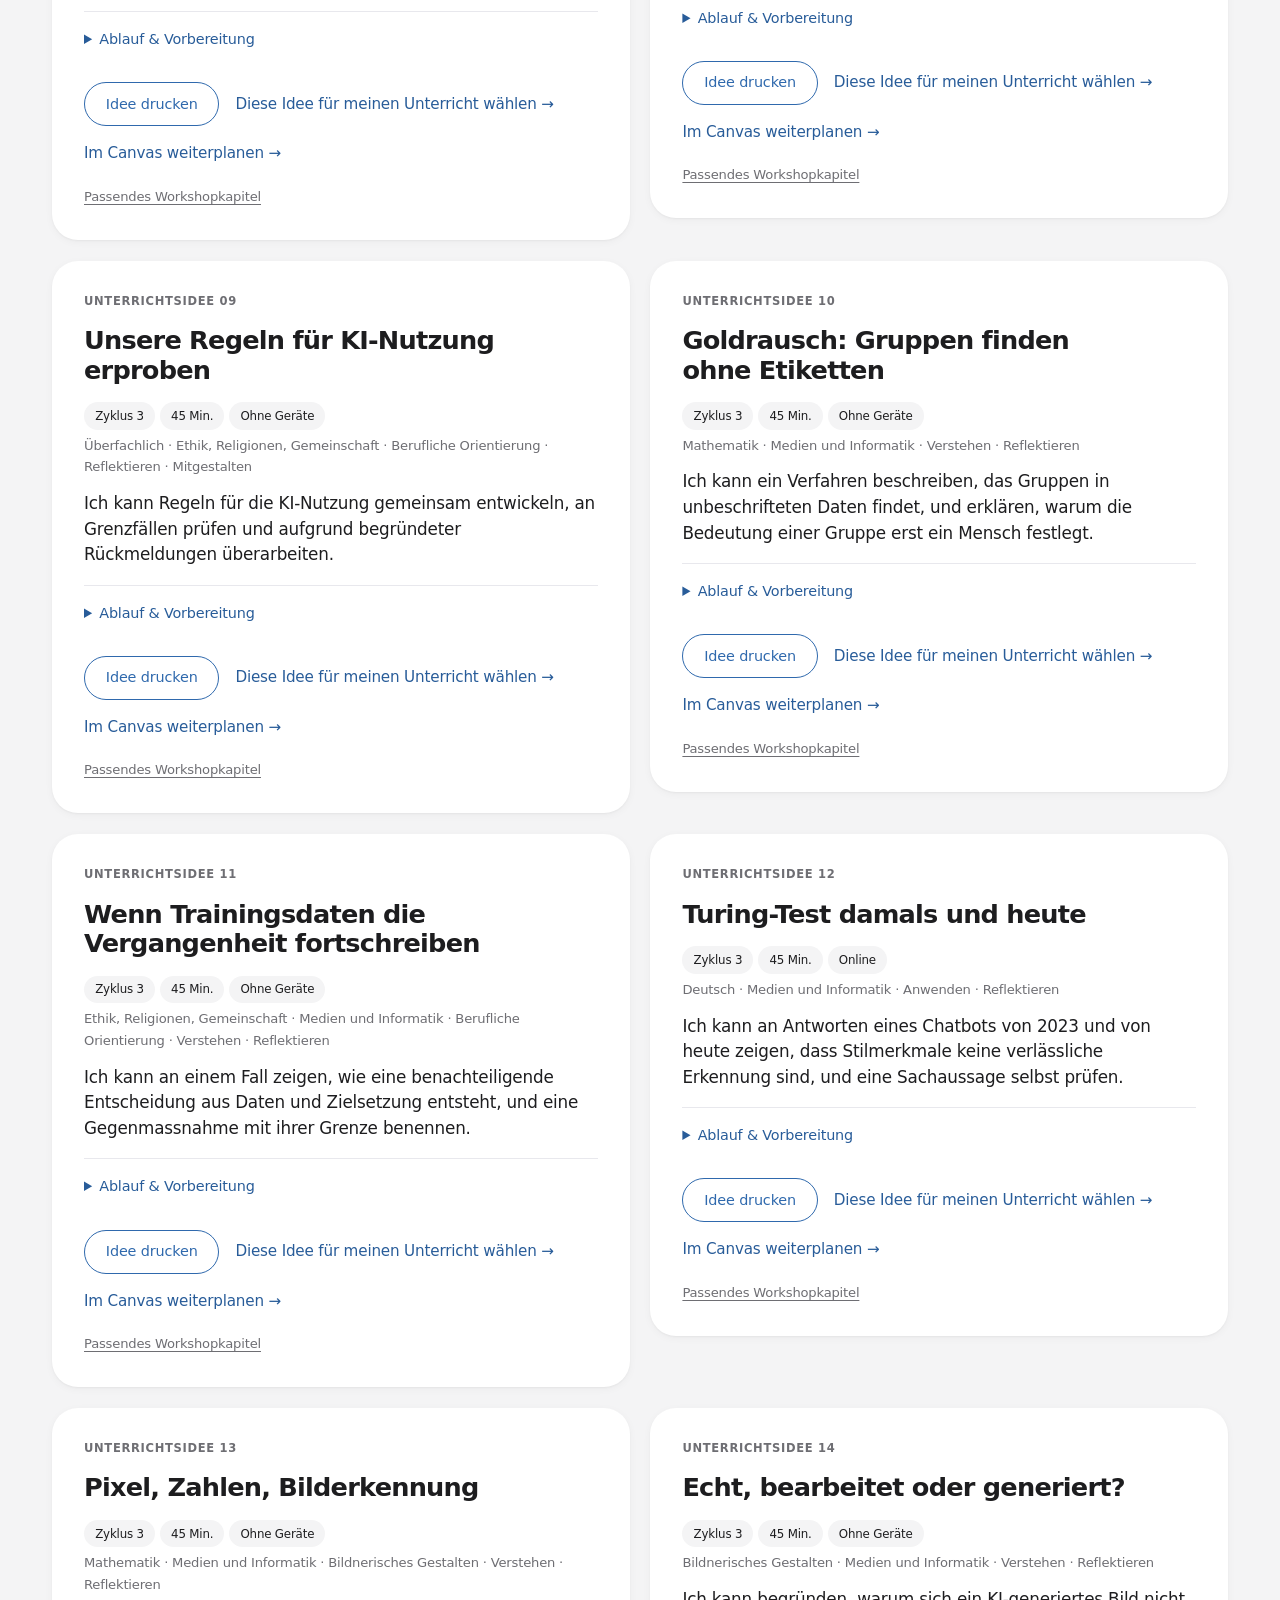
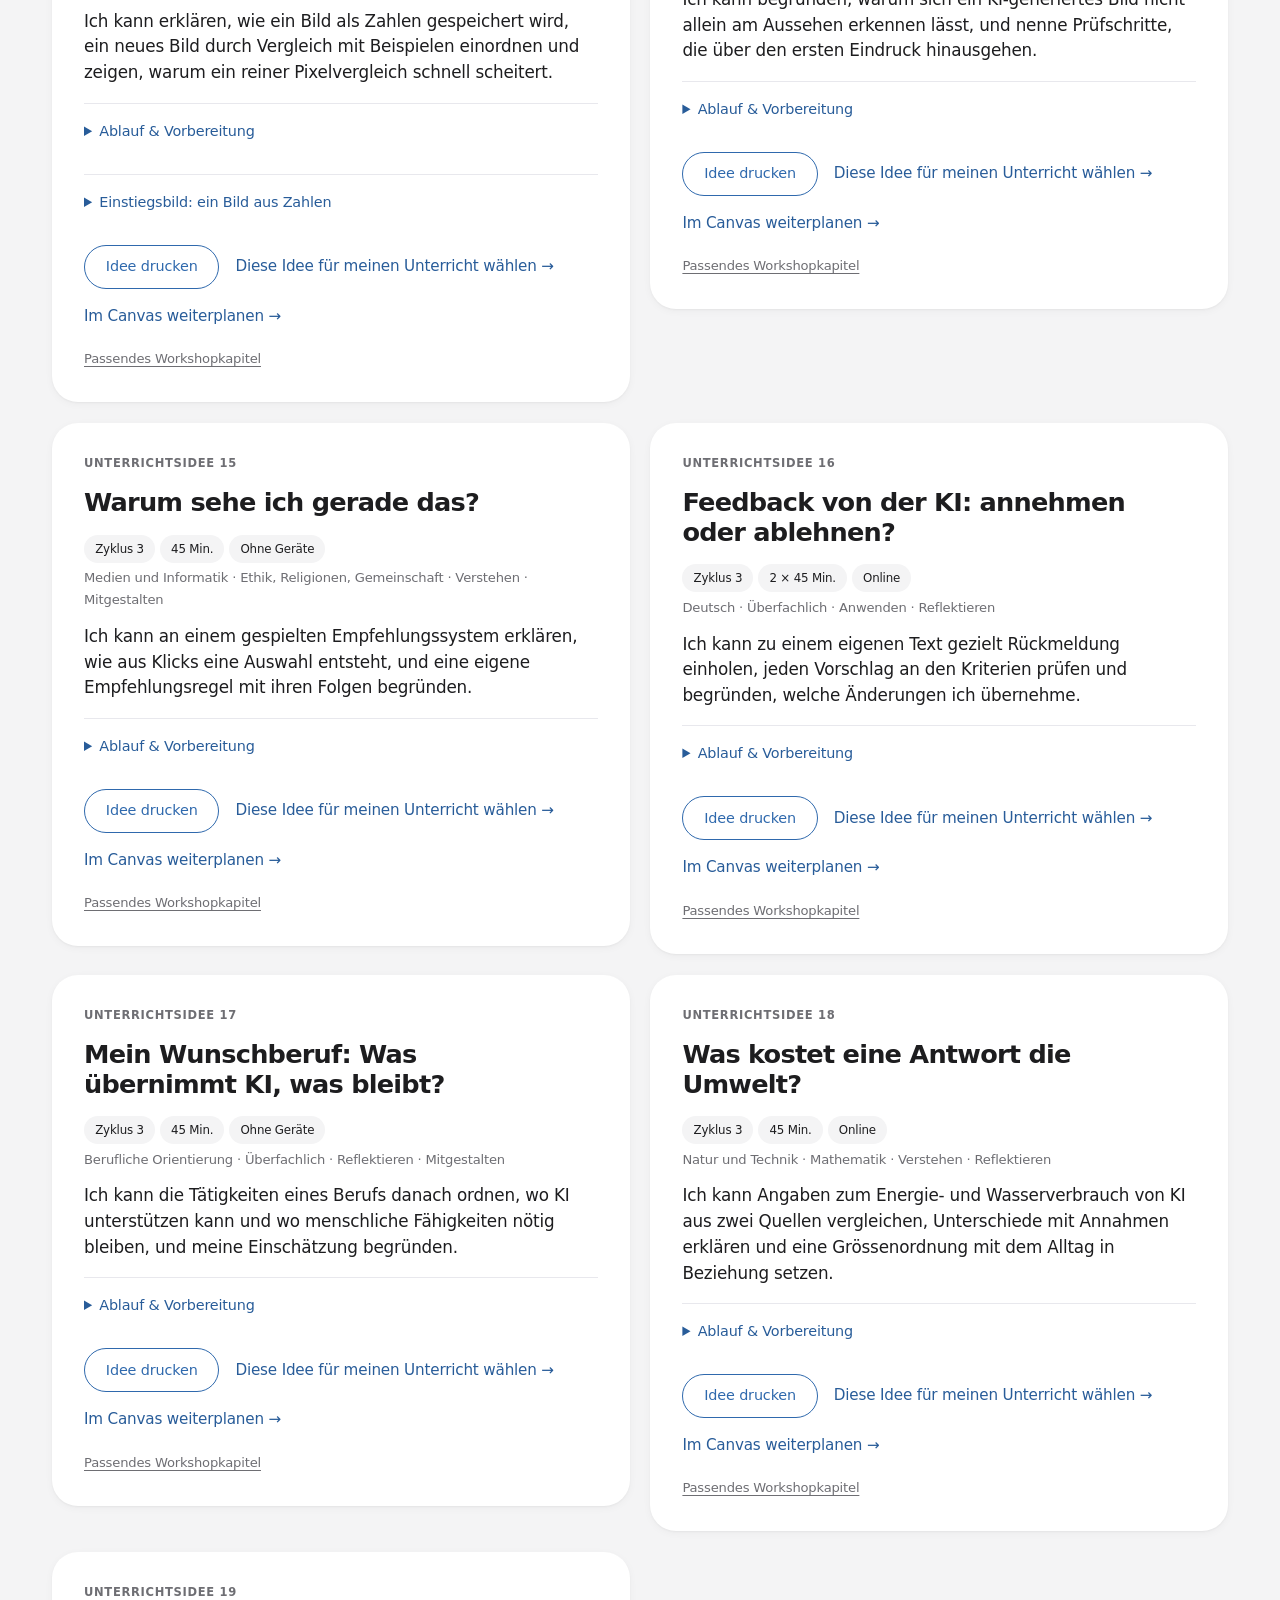
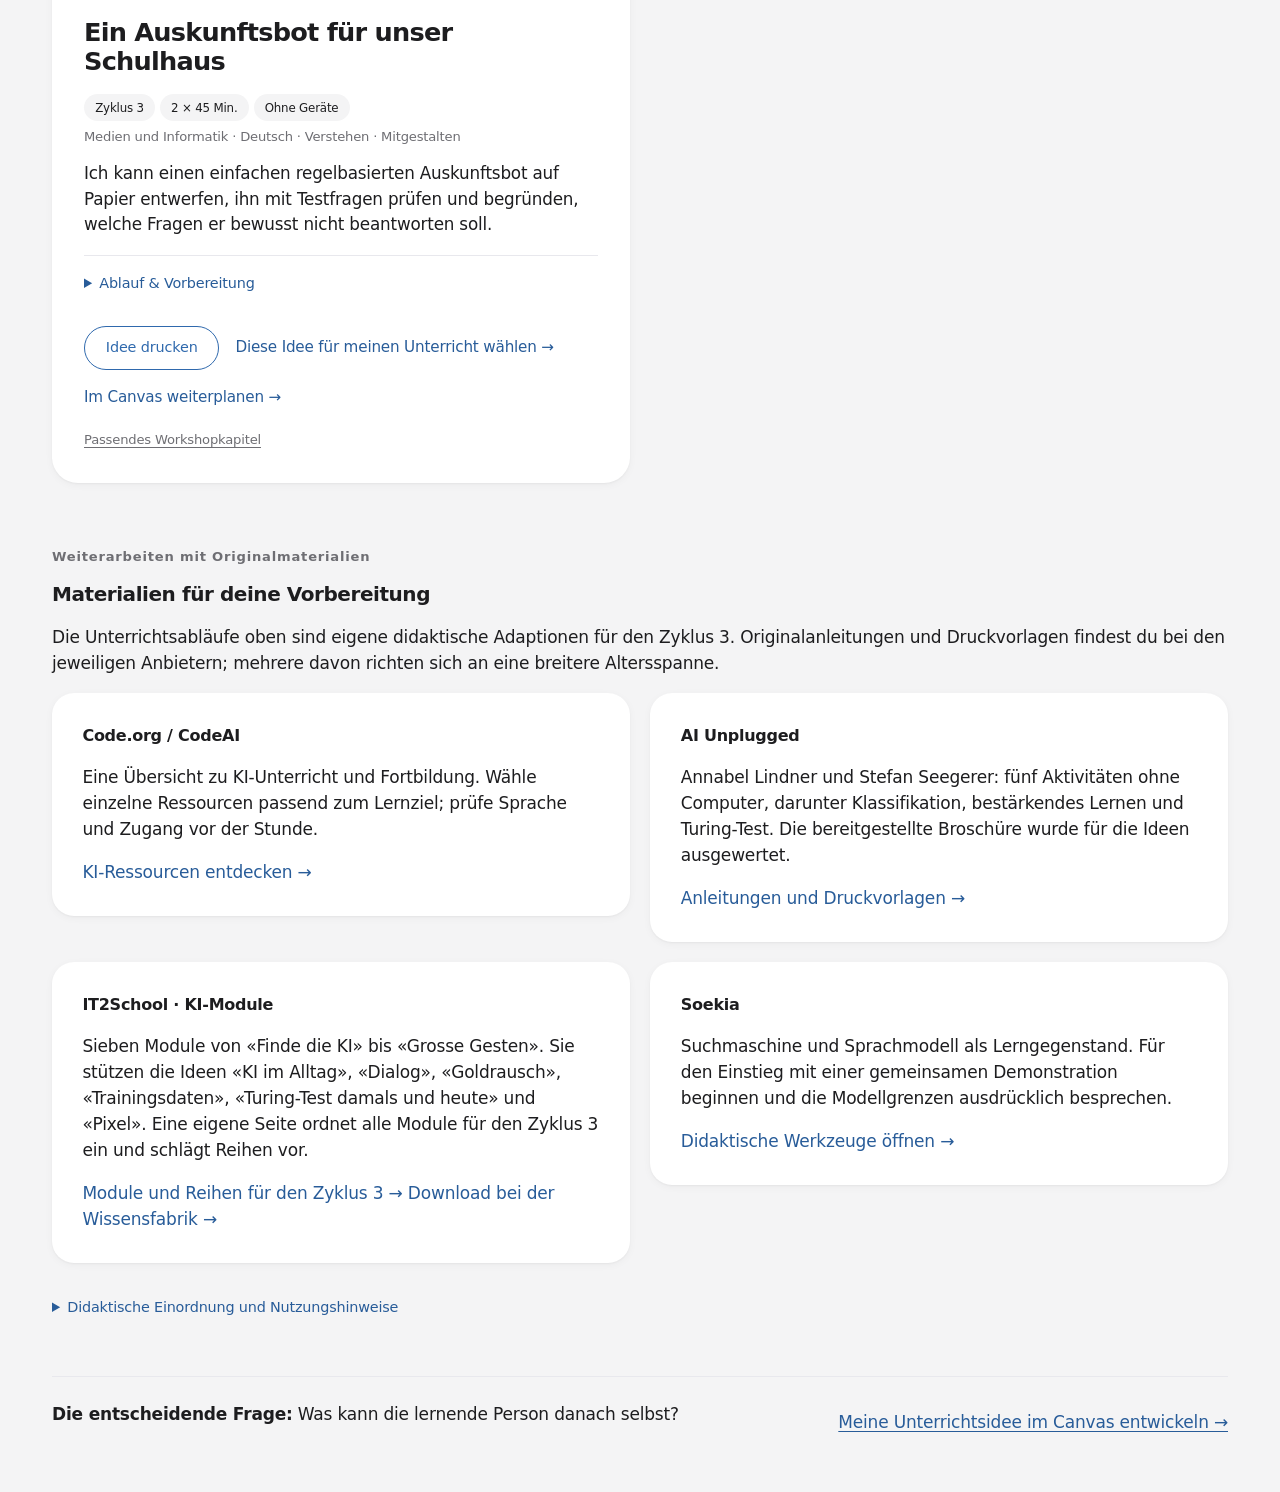
<file: unterrichtsideen.html>
<!doctype html>
<html lang="de-CH"><head><meta charset="utf-8"><meta name="viewport" content="width=device-width,initial-scale=1"><meta name="description" content="Konkrete Unterrichtsideen zu KI für die Sekundarstufe I: Lernziele, Abläufe, Differenzierung und Lernbelege für Lehrpersonen."><title>Unterrichtsideen Sek I · KI verstehen</title><link rel="stylesheet" href="./styles.css?v=cd1f0d08188a"><link rel="stylesheet" href="./unterrichtsideen.css?v=1b398679a12d"><link rel="stylesheet" href="./apple.css?v=3d5dd07ba892"><script defer src="./unterrichtsideen.js?v=4ed345fe4565"></script></head>
<body class="ideas-page"><a class="skip" href="#main">Zum Inhalt</a><header><a class="brand" href="./"><span class="brandmark">KI</span><span>Verstehen.<br>Unterricht gestalten.</span></a><nav class="ideas-nav" aria-label="Hauptnavigation"><a href="./">Startseite</a><a href="./lernen.html">Lernumgebung</a><a href="./unterrichtsideen.html" aria-current="page">Unterrichtsideen</a><a href="./it2school.html">IT2School-Module</a><a href="./ablauf.html">Ablauf</a></nav></header>
<main id="main"><section class="ideas-hero"><p class="eyebrow">Vom Experiment in deinen Unterricht</p><h1>Ideen für die Sek I,<br>die Lernen sichtbar machen.</h1><p class="lead">Neunzehn Aktivitäten für den Zyklus 3. Wähle eine aus, passe sie deiner Klasse an und achte darauf, was deine Schülerinnen und Schüler anschliessend selbst erklären, prüfen oder gestalten können.</p><div class="actions"><a class="button" href="#sammlung">Unterrichtsidee finden ↓</a><a href="./lernen.html?kapitel=7">Zum KI-Kompetenz-Canvas →</a><a href="./it2school.html">Ganze Reihen mit den IT2School-Modulen →</a></div></section>
<section class="planning-strip" aria-label="In drei Schritten planen"><div><strong>01 · Wählen</strong><p>Lernziel, Fach und vorhandene Geräte abgleichen.</p></div><div><strong>02 · Anpassen</strong><p>Grundanspruch und erweiterte Anforderung auf deine Klasse abstimmen.</p></div><div><strong>03 · Prüfen</strong><p>Eine eigene Erklärung oder begründete Entscheidung sichern.</p></div></section>
<section id="sammlung" aria-labelledby="collection-title"><h2 id="collection-title">Deine nächste Lernaktivität</h2><p class="small">Alle Ideen sind für den Zyklus 3 ausgelegt, also die 7. bis 9. Klasse. Zeitangaben und Fachzuordnungen sind Planungsvorschläge für unsere Adaptionen, keine verbindlichen Anbieterangaben. Jede Idee nennt einen Grundanspruch und eine erweiterte Anforderung für die Binnendifferenzierung.</p>
<form id="filters" class="filters card" hidden role="search"><div><label for="search">Thema oder Stichwort</label><input id="search" type="search" placeholder="z. B. Daten, Quellen, Regeln"></div><div><label for="subject">Fach</label><select id="subject"><option value="">Alle Fächer</option><option>Berufliche Orientierung</option><option>Bildnerisches Gestalten</option><option>Deutsch</option><option>Ethik, Religionen, Gemeinschaft</option><option>Mathematik</option><option>Medien und Informatik</option><option>Natur und Technik</option><option>Überfachlich</option></select></div><div><label for="mode">Ausstattung</label><select id="mode"><option value="">Mit &amp; ohne Geräte</option><option>Ohne Geräte</option><option>Online</option></select></div><div><label for="domain">Kompetenz</label><select id="domain"><option value="">Alle Bereiche</option><option>Verstehen</option><option>Anwenden</option><option>Reflektieren</option><option>Mitgestalten</option></select></div><button class="secondary" type="reset">Zurücksetzen</button></form>
<p id="result-count" role="status" aria-live="polite">19 Unterrichtsideen</p><p id="empty" class="note" hidden>Keine passende Idee gefunden. Wähle weniger Filter oder setze die Auswahl zurück.</p><div class="ideas-grid"><article class="idea card" id="oceans" data-subjects="Natur und Technik|Medien und Informatik" data-mode="Online" data-domains="Verstehen Reflektieren">
 <div class="idea-number">UNTERRICHTSIDEE 01</div><h2>Was lernt die KI von unseren Beispielen?</h2>
 <div class="tags"><span class="tag">Zyklus 3</span><span class="tag">45 Min.</span><span class="tag">Online</span></div>
 <p class="small">Natur und Technik · Medien und Informatik · Verstehen · Reflektieren</p><p class="idea-goal">Ich kann an zurückgehaltenen Testfällen untersuchen, wie Auswahl und Beschriftung von Trainingsbeispielen die Treffer eines Klassifikators verändern.</p>
 <details><summary>Ablauf &amp; Vorbereitung</summary><h3>Vorbereiten</h3><p>AI for Oceans vorab öffnen; ein Gerät pro Paar. Kursübersicht und Direkteinstieg sind unten verlinkt. Eine gemeinsame Protokollvorlage mit fester Testmenge festlegen, damit die Gruppen vergleichbare Zahlen erhalten.</p><ol><li>5 Min · Formuliert eine Vermutung: Nach welchen Merkmalen könnte ein System Meerestiere von Abfall trennen? Notiert zwei Merkmale und je einen Fall, der eure Vermutung widerlegen würde.</li><li>10 Min · Legt zehn Testfälle fest, die ihr bewusst <em>nicht</em> zum Trainieren verwendet. Trainiert danach mit einer selbst gewählten Beispielmenge.</li><li>10 Min · Lasst eure zehn Testfälle zuordnen und zählt die Treffer. Notiert zu jedem Fehler den vermuteten Grund.</li><li>10 Min · Verändert gezielt eine einzige Sache: entweder die Beschriftung einzelner Beispiele oder die Zusammensetzung der Beispielmenge. Trainiert erneut und testet mit denselben zehn Fällen.</li><li>10 Min · Begründet, ob sich die Trefferzahl durch falsche Beschriftungen oder durch eine einseitige Beispielsammlung verändert hat.</li></ol><h3>Lernbeleg &amp; Qualitätskriterium</h3><p>Testprotokoll mit gleichbleibender Testmenge, Trefferzahl vor und nach der Änderung sowie eine Unterscheidung zwischen falscher Beschriftung und einseitiger Auswahl. Erfolg: Die Erklärung nennt Daten oder Merkmale und nicht vermeintliche Absichten des Systems.</p><h3>Gemeinsam reflektieren</h3><p>Warum ist eine höhere Trefferzahl auf denselben zehn Fällen noch kein Beleg für ein besseres Modell? Welche Fälle fehlen in eurer Testmenge?</p><h3>Grundanspruch</h3><p>Testmenge auf fünf Fälle begrenzen, die Änderung gemeinsam festlegen und die Treffer zusammen auszählen.</p><h3>Erweiterte Anforderung</h3><p>Vergleicht euch mit einer Gruppe, die dieselbe Änderung vorgenommen hat. Erklärt Unterschiede in der Trefferzahl, ohne sie vorschnell auf die Änderung zurückzuführen.</p><div class="note">Der Direkteinstieg lieferte beim Quellenabruf eine Zugangsmeldung. Vor der Stunde auf Schulgeräten testen; alternativ mit eigenen Bildkarten klassifizieren.</div>
 <p class="small">Quelle / Bezug: <a href="https://studio.code.org/courses/oceans/units/1">Code.org / CodeAI · AI for Oceans</a></p>
 <p><a href="https://studio.code.org/courses/oceans/units/1/lessons/1/levels/2">AI for Oceans: Direkteinstieg in Aufgabe 2</a></p>

 </details><div class="idea-actions"><button type="button" class="secondary" data-print="oceans" hidden>Idee drucken</button><a href="./lernen.html?kapitel=7&amp;idee=oceans#meine-idee">Diese Idee für meinen Unterricht wählen →</a><a href="./lernen.html?kapitel=7">Im Canvas weiterplanen →</a></div><a class="small" href="./lernen.html?kapitel=1">Passendes Workshopkapitel</a>
 </article><article class="idea card" id="quickdraw" data-subjects="Bildnerisches Gestalten|Medien und Informatik" data-mode="Online" data-domains="Verstehen Reflektieren">
 <div class="idea-number">UNTERRICHTSIDEE 02</div><h2>Erkannt – aber auch verstanden?</h2>
 <div class="tags"><span class="tag">Zyklus 3</span><span class="tag">35 Min.</span><span class="tag">Online</span></div>
 <p class="small">Bildnerisches Gestalten · Medien und Informatik · Verstehen · Reflektieren</p><p class="idea-goal">Ich kann einen fairen Vergleich planen und begründen, was ein Treffer über das System aussagt und was gerade nicht.</p>
 <details><summary>Ablauf &amp; Vorbereitung</summary><h3>Vorbereiten</h3><p>Ein Gerät pro Paar und Papier; nur unpersönliche Gegenstände zeichnen. Die Seite weist darauf hin, dass Zeichnungen zu einer öffentlichen Forschungsdatenbank beitragen. Eine Protokollvorlage für zwei Zeichenstile bereitlegen.</p><ol><li>5 Min · Zeichnet denselben Gegenstand zweimal: einmal so, wie ihr ihn gewöhnlich zeichnet, einmal bewusst ungewohnt. Vermutet, welche Merkmale für die Erkennung wichtig sind.</li><li>10 Min · Plant einen fairen Vergleich: gleiche Kategorie, gleiche Anzahl Versuche, gleiche Zeit. Haltet schriftlich fest, was ihr konstant haltet.</li><li>10 Min · Führt den Vergleich durch und protokolliert Treffer und Fehler für beide Zeichenstile.</li><li>10 Min · Formuliert eine Aussage, die euer Vergleich stützt, und eine, die er gerade nicht stützt.</li></ol><h3>Lernbeleg &amp; Qualitätskriterium</h3><p>Versuchsplan mit den konstant gehaltenen Bedingungen, Protokoll beider Zeichenstile sowie je eine gestützte und eine nicht gestützte Aussage. Erfolg: Aus einem Treffer wird nicht auf den inneren Entscheidungsweg geschlossen.</p><h3>Gemeinsam reflektieren</h3><p>Welche Zeichengewohnheiten könnten in den Trainingsdaten übervertreten sein? Wie viele Versuche bräuchte es für eine belastbare Aussage?</p><h3>Grundanspruch</h3><p>Auf zwei Kategorien und fünf Versuche begrenzen; Protokollvorlage und Satzanfänge vorgeben.</p><h3>Erweiterte Anforderung</h3><p>Untersucht, ob die Reihenfolge der Versuche das Ergebnis beeinflusst, und plant eine Gegenmassnahme.</p><div class="note">Keine Namen oder persönlichen Informationen zeichnen. Papieralternative anbieten. Die eigene Zeichnung beweist kein sofortiges Neutraining des laufenden Modells.</div>
 <p class="small">Quelle / Bezug: <a href="https://quickdraw.withgoogle.com/?locale=de">Google · Quick, Draw!</a></p>


 </details><div class="idea-actions"><button type="button" class="secondary" data-print="quickdraw" hidden>Idee drucken</button><a href="./lernen.html?kapitel=7&amp;idee=quickdraw#meine-idee">Diese Idee für meinen Unterricht wählen →</a><a href="./lernen.html?kapitel=7">Im Canvas weiterplanen →</a></div><a class="small" href="./lernen.html?kapitel=1">Passendes Workshopkapitel</a>
 </article><article class="idea card" id="soekia" data-subjects="Deutsch|Medien und Informatik" data-mode="Online" data-domains="Verstehen Reflektieren">
 <div class="idea-number">UNTERRICHTSIDEE 03</div><h2>Suchen oder Text erzeugen?</h2>
 <div class="tags"><span class="tag">Zyklus 3</span><span class="tag">40 Min.</span><span class="tag">Online</span></div>
 <p class="small">Deutsch · Medien und Informatik · Verstehen · Reflektieren</p><p class="idea-goal">Ich kann einen Suchtreffer von einer generierten Fortsetzung unterscheiden und erklären, weshalb beides geprüft werden muss.</p>
 <details><summary>Ablauf &amp; Vorbereitung</summary><h3>Vorbereiten</h3><p>Soekia und SoekiaGPT vorab öffnen und den Leitfaden sichten. Geräte pro Paar, ein kurzer eigener Text und eine gemeinsame Ausgangsfrage.</p><ol><li>5 Min · Notiert, was ihr von einer Suchmaschine und was von einem Textgenerator erwartet.</li><li>15 Min · Untersucht dieselbe Fragestellung in der didaktischen Suchmaschine und im didaktischen Sprachmodell. Haltet sichtbare Verarbeitungsschritte und die jeweilige Ausgabe fest.</li><li>10 Min · Vergleicht: Wo wird auf ein Dokument verwiesen, wo wird Text fortgesetzt? Belegt eure Aussage mit einer Beobachtung.</li><li>10 Min · Erklärt den Unterschied einer anderen Gruppe und ergänzt je eine notwendige Prüfung.</li></ol><h3>Lernbeleg &amp; Qualitätskriterium</h3><p>Vergleich mit den Spalten Eingabe, Verarbeitung, Ausgabe und Prüfung. Erfolg: Fundstelle und erzeugte Formulierung werden nicht gleichgesetzt.</p><h3>Gemeinsam reflektieren</h3><p>Warum ist ein flüssiger Text kein Quellenbeleg? Ist der erste Suchtreffer automatisch richtig?</p><h3>Grundanspruch</h3><p>Gemeinsame Demonstration; zwei vorbereitete Ausgaben vergleichen und die Spalten gemeinsam füllen.</p><h3>Erweiterte Anforderung</h3><p>Untersucht, welche Aussagen dieses vereinfachte Modell über grosse Sprachmodelle erlaubt und welche nicht. Formuliert eine Frage, die sich mit Soekia allein nicht beantworten lässt.</p><div class="note">SoekiaGPT ist ein didaktisch vereinfachtes Modell. Es dient hier zum Untersuchen; die praktischen Prompting-Aufträge bleiben bei Fobizz oder Gemini.</div>
 <p class="small">Quelle / Bezug: <a href="https://www.soekia.ch/">Soekia · didaktische Suchmaschine und Sprachmodell; Einordnung PHSZ</a></p>

 <p><a href="https://www.soekia.ch/search.html">Suchmaschine öffnen</a> · <a href="https://www.soekia.ch/gpt.html">Sprachmodell öffnen</a> · <a href="https://gmls.phsz.ch/GMLS/Unterrichtsthema">Didaktische Einordnung der PHSZ</a></p>
 </details><div class="idea-actions"><button type="button" class="secondary" data-print="soekia" hidden>Idee drucken</button><a href="./lernen.html?kapitel=7&amp;idee=soekia#meine-idee">Diese Idee für meinen Unterricht wählen →</a><a href="./lernen.html?kapitel=7">Im Canvas weiterplanen →</a></div><a class="small" href="./lernen.html?kapitel=2">Passendes Workshopkapitel</a>
 </article><article class="idea card" id="baum" data-subjects="Mathematik|Medien und Informatik" data-mode="Ohne Geräte" data-domains="Verstehen Mitgestalten">
 <div class="idea-number">UNTERRICHTSIDEE 04</div><h2>Ein Entscheidungsbaum auf Papier</h2>
 <div class="tags"><span class="tag">Zyklus 3</span><span class="tag">45 Min.</span><span class="tag">Ohne Geräte</span></div>
 <p class="small">Mathematik · Medien und Informatik · Verstehen · Mitgestalten</p><p class="idea-goal">Ich kann ein Klassifikationsmodell aus Beispielen entwickeln, an zurückgehaltenen Testfällen messen und eine Änderung anhand der Fehlerfolgen begründen.</p>
 <details><summary>Ablauf &amp; Vorbereitung</summary><h3>Vorbereiten</h3><p>AI-Unplugged-Karten und Anleitung oder die 20 Äffchenkarten aus IT2School KI-B4.1.2a, Papier, Stifte. Lernbeispiele und verdeckte Testkarten trennen; neutrale Kategorien A und B verwenden. Pro Paar ein Protokollblatt für die Trefferquote.</p><ol><li>5 Min · Betrachtet die beschrifteten Lernbeispiele und benennt die verfügbaren Merkmale.</li><li>10 Min · Zeichnet im Paar einen Baum aus Ja-Nein-Fragen, der die Lernbeispiele vollständig zuordnet.</li><li>10 Min · Testet mit den bisher verdeckten Karten und notiert eure Trefferquote.</li><li>10 Min · Tauscht den Baum mit einem anderen Paar. Testet den fremden Baum mit denselben Karten und vergleicht beide Trefferquoten.</li><li>10 Min · Überarbeitet eine Frage und begründet die Änderung über die Folgen der beiden Fehlerarten: Wen trifft es, wenn A fälschlich als B eingeordnet wird, und wen umgekehrt?</li></ol><h3>Lernbeleg &amp; Qualitätskriterium</h3><p>Baum vor und nach der Überarbeitung, Trefferquoten beider Bäume auf denselben Testkarten und eine Begründung, die beide Fehlerarten unterscheidet. Mitgestalten wird durch die gezielte Modelländerung mit begründetem Prüfkriterium sichtbar.</p><h3>Gemeinsam reflektieren</h3><p>Warum ordnet ein Baum, der die Lernbeispiele perfekt trennt, neue Fälle oft schlechter zu? Welche der beiden Fehlerarten wiegt in eurem Beispiel schwerer?</p><h3>Grundanspruch</h3><p>Vier Karten und zwei vorgegebene Merkmale; die Trefferquote gemeinsam auszählen.</p><h3>Erweiterte Anforderung</h3><p>Entwerft eine Testmenge, die einen Schwachpunkt eures Baums gezielt sichtbar macht, und begründet ihre Zusammensetzung.</p><div class="note">Die Zuordnungen der Spielkarten sind fiktiv. Aus äusseren Merkmalen lässt sich keine moralische Eigenschaft von Menschen ableiten.</div>
 <p class="small">Quelle / Bezug: <a href="https://www.aiunplugged.org/">Annabel Lindner &amp; Stefan Seegerer · AI Unplugged, S. 4–7; IT2School KI-B4.1.2a als Kartenalternative; eigene Unterrichtsadaption</a></p>


 </details><div class="idea-actions"><button type="button" class="secondary" data-print="baum" hidden>Idee drucken</button><a href="./lernen.html?kapitel=7&amp;idee=baum#meine-idee">Diese Idee für meinen Unterricht wählen →</a><a href="./lernen.html?kapitel=7">Im Canvas weiterplanen →</a></div><a class="small" href="./lernen.html?kapitel=1">Passendes Workshopkapitel</a>
 </article><article class="idea card" id="spiel" data-subjects="Mathematik|Medien und Informatik" data-mode="Ohne Geräte" data-domains="Verstehen Reflektieren">
 <div class="idea-number">UNTERRICHTSIDEE 05</div><h2>Lernen aus Rückmeldung</h2>
 <div class="tags"><span class="tag">Zyklus 3</span><span class="tag">45 Min.</span><span class="tag">Ohne Geräte</span></div>
 <p class="small">Mathematik · Medien und Informatik · Verstehen · Reflektieren</p><p class="idea-goal">Ich kann erklären, wie Rückmeldungen die Auswahl von Spielzügen verändern, und Beobachtung von Vermutung trennen.</p>
 <details><summary>Ablauf &amp; Vorbereitung</summary><h3>Vorbereiten</h3><p>Spielplan und Computerregeln zu Aktivität 3 von AI Unplugged, farbige Papiermarken statt Süssigkeiten. Alternativ das Minischach aus IT2School KI-B3 (Arbeitsmaterial KI-B3.2.1 und KI-B3.2.3). Spielregeln vorab erproben.</p><ol><li>10 Min · Spielt eine Proberunde nach der Originalanleitung und klärt die erlaubten Züge.</li><li>20 Min · Eine Person übernimmt den Papiercomputer. Führt mehrere Partien durch und verändert die Marken gemäss der Rückmeldung.</li><li>10 Min · Vergleicht die Auswahlmöglichkeiten vor und nach den Partien. Trennt dabei ausdrücklich Beobachtung und Vermutung.</li><li>5 Min · Erklärt, worin sich Rückmeldung nach einer Handlung von fertig beschrifteten Beispielen unterscheidet.</li></ol><h3>Lernbeleg &amp; Qualitätskriterium</h3><p>Protokoll einer Spielsituation vor und nach den Rückmeldungen sowie eine Erklärung der veränderten Auswahl. Eine steigende Gewinnrate muss nach wenigen Partien nicht auftreten; das gehört zur Auswertung.</p><h3>Gemeinsam reflektieren</h3><p>Was wird eigentlich belohnt? Führt eine gute Spielstrategie automatisch zu einem guten Ergebnis ausserhalb des Spiels?</p><h3>Grundanspruch</h3><p>Eine Spielsituation gemeinsam verfolgen; Rollen abwechseln und das Protokoll zusammen führen.</p><h3>Erweiterte Anforderung</h3><p>Formuliert eine veränderte Belohnungsregel und sagt voraus, welche unerwünschte Strategie sie fördern könnte. Prüft eure Vorhersage in einigen Partien.</p><div class="note">Das Spiel ist ein vereinfachtes Modell bestärkenden Lernens. Es erklärt weder alle KI-Systeme noch das gesamte Training eines Sprachmodells.</div>
 <p class="small">Quelle / Bezug: <a href="https://www.aiunplugged.org/">Annabel Lindner &amp; Stefan Seegerer · AI Unplugged, S. 12–15; IT2School KI-B3.2 als Alternativmaterial; eigene Unterrichtsadaption</a></p>


 </details><div class="idea-actions"><button type="button" class="secondary" data-print="spiel" hidden>Idee drucken</button><a href="./lernen.html?kapitel=7&amp;idee=spiel#meine-idee">Diese Idee für meinen Unterricht wählen →</a><a href="./lernen.html?kapitel=7">Im Canvas weiterplanen →</a></div><a class="small" href="./lernen.html?kapitel=1">Passendes Workshopkapitel</a>
 </article><article class="idea card" id="alltag" data-subjects="Medien und Informatik|Ethik, Religionen, Gemeinschaft" data-mode="Ohne Geräte" data-domains="Verstehen Reflektieren">
 <div class="idea-number">UNTERRICHTSIDEE 06</div><h2>KI im Alltag: Was wissen wir wirklich?</h2>
 <div class="tags"><span class="tag">Zyklus 3</span><span class="tag">40 Min.</span><span class="tag">Ohne Geräte</span></div>
 <p class="small">Medien und Informatik · Ethik, Religionen, Gemeinschaft · Verstehen · Reflektieren</p><p class="idea-goal">Ich kann bei einem Alltagssystem prüfen, was sich über die Verarbeitung belegen lässt, und benennen, was von aussen unbekannt bleibt.</p>
 <details><summary>Ablauf &amp; Vorbereitung</summary><h3>Vorbereiten</h3><p>IT2School-Modul KI-B1 «Finde die KI», insbesondere das Schema zur Charakterisierung aus KI-B1.2 Sek I (Aufgabe, Eingabe, Ausgabe, Sensoren, Aktoren), sowie Situationskarten: Empfehlung, Bilderkennung, Taschenrechner, Rechtschreibprüfung, Spamfilter, Chatfenster. Zu einem System eine Anbieterbeschreibung als Ausdruck bereitlegen.</p><ol><li>5 Min · Sammelt sechs Systeme aus eurem Alltag und ordnet sie spontan zu: feste Regeln, aus Daten gelernt oder von aussen nicht entscheidbar.</li><li>10 Min · Zerlegt drei davon in Eingabe, Verarbeitung und Ausgabe. Markiert jeden Teil, den ihr nur vermutet.</li><li>15 Min · Vergleicht ein System mit der Beschreibung des Anbieters. Haltet fest, was sie belegt, was sie offenlässt und warum.</li><li>10 Min · Formuliert eine Frage, die man dem Anbieter stellen müsste, um die offene Stelle zu klären.</li></ol><h3>Lernbeleg &amp; Qualitätskriterium</h3><p>Ein kommentiertes Schema mit markierten Vermutungen, ein Abgleich mit der Anbieterbeschreibung und eine präzise Klärungsfrage. Erfolg: Automatisierung allein wird nicht als Beleg für maschinelles Lernen verwendet.</p><h3>Gemeinsam reflektieren</h3><p>Warum beantwortet eine Werbeaussage die Frage nach dem Verfahren meistens nicht? Welche Entscheidungen trifft der Mensch schon vor der Nutzung eines Systems?</p><h3>Grundanspruch</h3><p>Drei Systeme statt sechs; die Anbieterbeschreibung als vorbereiteter, markierter Auszug.</p><h3>Erweiterte Anforderung</h3><p>Vergleicht zwei Anbieter derselben Anwendungsart und begründet, welche Angabe überprüfbar ist und welche nicht.</p><div class="note">Nicht jedes automatische System nutzt maschinelles Lernen. Die gleiche Übung in kürzerer Form steht in der Lernumgebung unter «KI oder nicht KI» und eignet sich zum Vormachen.</div>
 <p class="small">Quelle / Bezug: <a href="https://www.wissensfabrik.de/unterrichtsmaterial/">Wissensfabrik · IT2School, KI-B1 (Modulbeschreibung, Arbeitsmaterial KI-B1.2 Sek I und KI-B1.3); eigene Unterrichtsadaption</a></p>


 </details><div class="idea-actions"><button type="button" class="secondary" data-print="alltag" hidden>Idee drucken</button><a href="./lernen.html?kapitel=7&amp;idee=alltag#meine-idee">Diese Idee für meinen Unterricht wählen →</a><a href="./lernen.html?kapitel=7">Im Canvas weiterplanen →</a></div><a class="small" href="./lernen.html?kapitel=0">Passendes Workshopkapitel</a>
 </article><article class="idea card" id="dialog" data-subjects="Deutsch|Ethik, Religionen, Gemeinschaft|Medien und Informatik" data-mode="Ohne Geräte" data-domains="Verstehen Reflektieren">
 <div class="idea-number">UNTERRICHTSIDEE 07</div><h2>Ein überzeugender Dialog beweist wenig</h2>
 <div class="tags"><span class="tag">Zyklus 3</span><span class="tag">30 Min.</span><span class="tag">Ohne Geräte</span></div>
 <p class="small">Deutsch · Ethik, Religionen, Gemeinschaft · Medien und Informatik · Verstehen · Reflektieren</p><p class="idea-goal">Ich kann erklären, warum passend klingende Antworten kein Nachweis für menschliches Verständnis sind.</p>
 <details><summary>Ablauf &amp; Vorbereitung</summary><h3>Vorbereiten</h3><p>IT2School KI-B2 (Arbeitsmaterial KI-B2.2 und Anleitung KI-B2.2.1 zum Turing-Test) und AI Unplugged Aktivität 5 als Hintergrund. Eigene Regelkarten: bei «Schule» nachfragen, bei «Ich bin …» spiegeln, sonst «Erzähl mehr».</p><ol><li>5 Min · Verteilt die Rollen: fragende Person, Regelbot und Beobachtung. Der Bot erhält nur die Regelkarte.</li><li>10 Min · Führt einen Dialog. Die Beobachtung notiert eine passende und eine unpassende Reaktion.</li><li>10 Min · Legt die Regeln offen und erklärt damit die Reaktionen. Vergleicht mit euren Erwartungen.</li><li>5 Min · Formuliert eine Grenze dieses Experiments und eine weiterführende Frage zu Sprachmodellen.</li></ol><h3>Lernbeleg &amp; Qualitätskriterium</h3><p>Zwei Antworten mit der jeweils angewandten Regel und eine begründete Modellgrenze. Erfolg: Regelbot und modernes Sprachmodell werden unterschieden.</p><h3>Gemeinsam reflektieren</h3><p>Wann schreiben wir einem System vorschnell Verständnis oder Absichten zu? Wo begegnet euch das ausserhalb der Schule?</p><h3>Grundanspruch</h3><p>Rollenspiel mit drei vorbereiteten Eingaben und vorgegebenen Satzanfängen für die Auswertung.</p><h3>Erweiterte Anforderung</h3><p>Entwerft eine Frage, an der euer Regelbot sicher scheitert, und begründet, warum ein Sprachmodell daran nicht scheitern müsste, ohne deshalb zu verstehen.</p><div class="note">Der Regelbot simuliert kein modernes Sprachmodell. Ein überzeugender Dialog ist kein Beweis für Bewusstsein oder Wahrheit.</div>
 <p class="small">Quelle / Bezug: <a href="https://www.wissensfabrik.de/unterrichtsmaterial/">IT2School KI-B2, Arbeitsmaterial KI-B2.2; AI Unplugged, S. 20–22; eigene Unterrichtsadaption</a></p>


 </details><div class="idea-actions"><button type="button" class="secondary" data-print="dialog" hidden>Idee drucken</button><a href="./lernen.html?kapitel=7&amp;idee=dialog#meine-idee">Diese Idee für meinen Unterricht wählen →</a><a href="./lernen.html?kapitel=7">Im Canvas weiterplanen →</a></div><a class="small" href="./lernen.html?kapitel=2">Passendes Workshopkapitel</a>
 </article><article class="idea card" id="pruefen" data-subjects="Natur und Technik|Deutsch" data-mode="Online" data-domains="Anwenden Reflektieren">
 <div class="idea-number">UNTERRICHTSIDEE 08</div><h2>Eine Erklärung prüfen und selbst verbessern</h2>
 <div class="tags"><span class="tag">Zyklus 3</span><span class="tag">35 Min.</span><span class="tag">Online</span></div>
 <p class="small">Natur und Technik · Deutsch · Anwenden · Reflektieren</p><p class="idea-goal">Ich kann eine KI-Erklärung fachlich prüfen und eine eigene, begründete Endfassung schreiben.</p>
 <details><summary>Ablauf &amp; Vorbereitung</summary><h3>Vorbereiten</h3><p>Fobizz oder Gemini mit schulisch geeignetem Zugang; Fachbuch oder vorbereitete verlässliche Quellen. Ein Thema wählen, zu dem die Klasse bereits Wissen hat.</p><ol><li>5 Min · Schreibe eine eigene kurze Erklärung und notiere zwei Qualitätskriterien.</li><li>10 Min · Bitte Fobizz oder Gemini um eine alternative Erklärung für eine klar benannte Zielgruppe.</li><li>10 Min · Prüfe drei Aussagen anhand der Fachquelle. Notiere die Fundstellen und entscheide: übernehmen, ändern oder verwerfen.</li><li>10 Min · Schreibe die Endfassung selbst und erkläre ohne KI eine wichtige Korrektur.</li></ol><h3>Lernbeleg &amp; Qualitätskriterium</h3><p>Eigene Erstfassung, Prüftabelle mit Fundstellen und Endfassung. Erfolg: Die lernende Person kann eine Änderung fachlich erklären.</p><h3>Gemeinsam reflektieren</h3><p>Welche Denkarbeit hat die KI unterstützt und welche musstest du selbst leisten?</p><h3>Grundanspruch</h3><p>Mit vorbereiteter KI-Ausgabe und markierten Quellenauszügen arbeiten; eine statt drei Aussagen prüfen.</p><h3>Erweiterte Anforderung</h3><p>Lass dir zwei widersprüchliche Erklärungen erzeugen. Prüfe beide und begründe, welche Unsicherheit auch nach der Prüfung bestehen bleibt.</p><div class="note">Keine personenbezogenen Daten in Prompts. Eine von der KI genannte Quelle erst nach tatsächlichem Öffnen und Prüfen als Beleg verwenden.</div>
 <p class="small">Quelle / Bezug: <a href="./lernen.html?kapitel=3">Eigene Unterrichtsidee im Anschluss an die Prompting- und Prüfaufträge der Lernumgebung</a></p>


 </details><div class="idea-actions"><button type="button" class="secondary" data-print="pruefen" hidden>Idee drucken</button><a href="./lernen.html?kapitel=7&amp;idee=pruefen#meine-idee">Diese Idee für meinen Unterricht wählen →</a><a href="./lernen.html?kapitel=7">Im Canvas weiterplanen →</a></div><a class="small" href="./lernen.html?kapitel=3">Passendes Workshopkapitel</a>
 </article><article class="idea card" id="regeln" data-subjects="Überfachlich|Ethik, Religionen, Gemeinschaft|Berufliche Orientierung" data-mode="Ohne Geräte" data-domains="Reflektieren Mitgestalten">
 <div class="idea-number">UNTERRICHTSIDEE 09</div><h2>Unsere Regeln für KI-Nutzung erproben</h2>
 <div class="tags"><span class="tag">Zyklus 3</span><span class="tag">45 Min.</span><span class="tag">Ohne Geräte</span></div>
 <p class="small">Überfachlich · Ethik, Religionen, Gemeinschaft · Berufliche Orientierung · Reflektieren · Mitgestalten</p><p class="idea-goal">Ich kann Regeln für die KI-Nutzung gemeinsam entwickeln, an Grenzfällen prüfen und aufgrund begründeter Rückmeldungen überarbeiten.</p>
 <details><summary>Ablauf &amp; Vorbereitung</summary><h3>Vorbereiten</h3><p>Drei fiktive Fälle aus dem Schulalltag vorbereiten: eine Hausaufgabe, ein Gruppenprodukt und eine Bewerbung für eine Schnupperlehre. Bestehende schulische Vorgaben bereitlegen. Satzanfänge für die Regelformulierung bereithalten.</p><ol><li>10 Min · Entscheidet zuerst einzeln, welche KI-Unterstützung in den drei Fällen sinnvoll wäre und was die Person selbst können muss.</li><li>10 Min · Vergleicht eure Gründe und formuliert drei Regeln mit je einem Beispiel.</li><li>15 Min · Eine andere Gruppe prüft eure Regeln an einem Grenzfall. Sammelt unklare Formulierungen und widersprüchliche Folgen.</li><li>10 Min · Überarbeitet mindestens eine Regel und begründet die Änderung aus Sicht der Betroffenen.</li></ol><h3>Lernbeleg &amp; Qualitätskriterium</h3><p>Regelentwurf, dokumentierter Grenzfall und begründete Revision. Mitgestalten bezieht sich hier auf die gemeinsame Gestaltung der Nutzungspraxis im Modell nach Alles et al.</p><h3>Gemeinsam reflektieren</h3><p>Wessen Perspektive fehlt? Wie ermöglichen eure Regeln auch einen begründeten Verzicht auf KI?</p><h3>Grundanspruch</h3><p>Nur einen Fall bearbeiten, Satzanfänge für die Regeln bereitstellen und den Grenzfall vorgeben.</p><h3>Erweiterte Anforderung</h3><p>Entwickelt ein Verfahren, mit dem die Klasse die Regeln nach einer Erprobungsphase erneut überprüft, und legt fest, wer dabei entscheidet.</p><div class="note">Diese Aktivität ist nicht automatisch gleichbedeutend mit der technischen Systemgestaltung im AILit-Bereich «KI aktiv mitgestalten». Schulische Vorgaben bleiben der Rahmen.</div>
 <p class="small">Quelle / Bezug: <a href="https://dlh.zh.ch/home/wb-kompass/kompetenzmodelle/ki-kompetenzen-fuer-lehrende-und-lernende">Eigene Unterrichtsidee; Kompetenzmodell nach Alles, Falck, Flick und Schulz</a></p>


 </details><div class="idea-actions"><button type="button" class="secondary" data-print="regeln" hidden>Idee drucken</button><a href="./lernen.html?kapitel=7&amp;idee=regeln#meine-idee">Diese Idee für meinen Unterricht wählen →</a><a href="./lernen.html?kapitel=7">Im Canvas weiterplanen →</a></div><a class="small" href="./lernen.html?kapitel=5">Passendes Workshopkapitel</a>
 </article><article class="idea card" id="goldrausch" data-subjects="Mathematik|Medien und Informatik" data-mode="Ohne Geräte" data-domains="Verstehen Reflektieren">
 <div class="idea-number">UNTERRICHTSIDEE 10</div><h2>Goldrausch: Gruppen finden ohne Etiketten</h2>
 <div class="tags"><span class="tag">Zyklus 3</span><span class="tag">45 Min.</span><span class="tag">Ohne Geräte</span></div>
 <p class="small">Mathematik · Medien und Informatik · Verstehen · Reflektieren</p><p class="idea-goal">Ich kann ein Verfahren beschreiben, das Gruppen in unbeschrifteten Daten findet, und erklären, warum die Bedeutung einer Gruppe erst ein Mensch festlegt.</p>
 <details><summary>Ablauf &amp; Vorbereitung</summary><h3>Vorbereiten</h3><p>IT2School KI-B3.5a «Findet das Gold!» (Landkarte, 20 Goldfundkarten, Lösungsfolie) oder KI-B3.5b «Musterkunden finden» (Koordinatensystem, 24 Kundenkarten, Lösungsfolie). Pro Gruppe drei Münzen oder Spielsteine. Die Lösungsfolie ist spiegelverkehrt gedruckt und wird von der Rückseite aufgelegt; das vorher einmal ausprobieren.</p><ol><li>5 Min · Zeigt ein Beispiel wie «Kunden kauften auch» oder Kundengruppen in einem Onlineshop. Klärt das Ziel: Gruppen finden, ohne dass jemand die Daten vorher beschriftet hat.</li><li>15 Min · Spielt in Dreiergruppen. Zieht eine Karte, verarbeitet sie nur durch Verschieben der Münzen und legt sie verdeckt ab. Keine Stifte, nichts merken: Ihr arbeitet wie ein Computer mit begrenztem Speicher.</li><li>10 Min · Legt die Lösungsfolie auf und zählt eure Treffer im Umkreis von vier Kästchen. Schreibt jetzt euer Vorgehen als Regel in zwei bis vier Schritten auf.</li><li>10 Min · Zwei Gruppen stellen ihre Regel vor. Vergleicht mit dem Verfahren «nächste Münze eine halbe Strecke zum Fund schieben». Mischt die Karten neu, spielt mit derselben Regel nochmals und vergleicht die Lage der Münzen.</li><li>5 Min · Gebt den drei Gruppen einen Namen, zum Beispiel «Schnäppchenjäger». Haltet fest, wer diesen Namen festgelegt hat und woher die Information dafür stammt.</li></ol><h3>Lernbeleg &amp; Qualitätskriterium</h3><p>Eine schriftliche Regel, die eine andere Gruppe ohne Rückfrage ausführen kann, zwei Trefferzahlen aus verschiedenen Kartenreihenfolgen und ein Satz zum Unterschied gegenüber beschrifteten Beispielen. Erfolg: Die Gruppennamen werden als menschliche Deutung gekennzeichnet, nicht als Ergebnis des Verfahrens.</p><h3>Gemeinsam reflektieren</h3><p>Warum landen die Münzen bei anderer Reihenfolge manchmal anders? Was richtet ein einzelner Ausreisser an, etwa der Fund ganz am Rand? Wofür würde ein Onlineshop solche Gruppen nutzen, und was erfahren die Kundinnen und Kunden davon?</p><h3>Grundanspruch</h3><p>Mit der Hilfe «Bewege pro Karte nur die Münze, die dem Fund am nächsten liegt» starten und die ersten drei Münzen auf die ersten drei Funde legen.</p><h3>Erweiterte Anforderung</h3><p>Verbessert das Verfahren, etwa durch einen zweiten Durchgang oder eine kleinere Schrittweite. Legt vorher ein Prüfkriterium fest und zeigt mit zwei Kartenreihenfolgen, ob die Änderung hilft.</p><div class="note">Das Spiel zeigt das Prinzip des unüberwachten Lernens in stark vereinfachter Form. Es findet Ähnlichkeiten in zwei Merkmalen, aber keine Ursachen und keine Bedeutung.</div>
 <p class="small">Quelle / Bezug: <a href="https://www.wissensfabrik.de/downloadmaterial-it2school/">IT2School KI-B3 «Schlag den Roboter», Modulbeschreibung Kap. 6.2.4 und Arbeitsmaterial KI-B3.5a/b; eigene Unterrichtsadaption</a></p>


 </details><div class="idea-actions"><button type="button" class="secondary" data-print="goldrausch" hidden>Idee drucken</button><a href="./lernen.html?kapitel=7&amp;idee=goldrausch#meine-idee">Diese Idee für meinen Unterricht wählen →</a><a href="./lernen.html?kapitel=7">Im Canvas weiterplanen →</a></div><a class="small" href="./lernen.html?kapitel=1">Passendes Workshopkapitel</a>
 </article><article class="idea card" id="trainingsdaten" data-subjects="Ethik, Religionen, Gemeinschaft|Medien und Informatik|Berufliche Orientierung" data-mode="Ohne Geräte" data-domains="Verstehen Reflektieren">
 <div class="idea-number">UNTERRICHTSIDEE 11</div><h2>Wenn Trainingsdaten die Vergangenheit fortschreiben</h2>
 <div class="tags"><span class="tag">Zyklus 3</span><span class="tag">45 Min.</span><span class="tag">Ohne Geräte</span></div>
 <p class="small">Ethik, Religionen, Gemeinschaft · Medien und Informatik · Berufliche Orientierung · Verstehen · Reflektieren</p><p class="idea-goal">Ich kann an einem Fall zeigen, wie eine benachteiligende Entscheidung aus Daten und Zielsetzung entsteht, und eine Gegenmassnahme mit ihrer Grenze benennen.</p>
 <details><summary>Ablauf &amp; Vorbereitung</summary><h3>Vorbereiten</h3><p>IT2School KI-B4.4 «KI in den Nachrichten» mit den Szenarien Bewerberauswahl und Notenvergabe als Ausdruck. Das Szenario zur Gesichtserkennung beschreibt eine rassistische Fehlzuordnung; es nur mit vorbereiteter Rahmung einsetzen oder weglassen. Ein Plakat mit der Kette «Daten → Merkmale → Ziel → Einsatz».</p><ol><li>5 Min · Erinnert euch an ein Lernexperiment mit beschrifteten Beispielen, etwa das Obstexperiment. Was hat das Modell eigentlich gelernt?</li><li>15 Min · Jede Gruppe bearbeitet ein Szenario: Welche Daten wurden verwendet? Was sollte das System erreichen? Wer wurde benachteiligt?</li><li>10 Min · Tragt den Fall in die Kette ein und markiert ein Merkmal, das stellvertretend für ein anderes wirkt, etwa Interessen für das Geschlecht oder die Schule für die Herkunft.</li><li>10 Min · Schlagt eine Gegenmassnahme vor und prüft sie: Reicht es, das Merkmal «Geschlecht» zu streichen? Was müsste sich an den Daten oder am Ziel ändern?</li><li>5 Min · Formuliert eine Regel für den fairen Einsatz, die sich mit einer Prüffrage kontrollieren lässt.</li></ol><h3>Lernbeleg &amp; Qualitätskriterium</h3><p>Eine ausgefüllte Kette mit markiertem Stellvertretermerkmal, eine Gegenmassnahme mit benannter Grenze und eine prüfbare Regel. Erfolg: Die Ursache wird in Daten, Merkmalen oder Zielsetzung gesucht, nicht in einer Absicht der Maschine.</p><h3>Gemeinsam reflektieren</h3><p>Wer entscheidet, welche Daten «gute» Bewerbungen beschreiben? Wo in eurem Alltag oder bei der Lehrstellensuche könnten automatische Vorauswahlen vorkommen?</p><h3>Grundanspruch</h3><p>Nur das Szenario Bewerberauswahl; die Kette ist teilweise vorausgefüllt, die Gruppe ergänzt das Stellvertretermerkmal und eine Gegenmassnahme.</p><h3>Erweiterte Anforderung</h3><p>Vergleicht zwei Szenarien. Begründet, warum die Notenvergabe eine statistische Berechnung war und trotzdem dieselbe Fairnessfrage aufwirft.</p><div class="note">Die Fälle stammen aus den Jahren 2015 bis 2020 und sind im Original journalistisch zugespitzt. Die Notenkorrektur in Grossbritannien beruhte auf einer statistischen Formel, nicht auf maschinellem Lernen. Gerade daran lässt sich zeigen, dass die Fairnessfrage nicht erst mit KI entsteht.</div>
 <p class="small">Quelle / Bezug: <a href="https://www.wissensfabrik.de/downloadmaterial-it2school/">IT2School KI-B4 «Von Daten und Bäumen», Arbeitsmaterial KI-B4.4 und Musterlösung; eigene Unterrichtsadaption</a></p>


 </details><div class="idea-actions"><button type="button" class="secondary" data-print="trainingsdaten" hidden>Idee drucken</button><a href="./lernen.html?kapitel=7&amp;idee=trainingsdaten#meine-idee">Diese Idee für meinen Unterricht wählen →</a><a href="./lernen.html?kapitel=7">Im Canvas weiterplanen →</a></div><a class="small" href="./lernen.html?kapitel=4">Passendes Workshopkapitel</a>
 </article><article class="idea card" id="turing-heute" data-subjects="Deutsch|Medien und Informatik" data-mode="Online" data-domains="Anwenden Reflektieren">
 <div class="idea-number">UNTERRICHTSIDEE 12</div><h2>Turing-Test damals und heute</h2>
 <div class="tags"><span class="tag">Zyklus 3</span><span class="tag">45 Min.</span><span class="tag">Online</span></div>
 <p class="small">Deutsch · Medien und Informatik · Anwenden · Reflektieren</p><p class="idea-goal">Ich kann an Antworten eines Chatbots von 2023 und von heute zeigen, dass Stilmerkmale keine verlässliche Erkennung sind, und eine Sachaussage selbst prüfen.</p>
 <details><summary>Ablauf &amp; Vorbereitung</summary><h3>Vorbereiten</h3><p>IT2School Zusatzmaterial KI-B2.2.3 «Turing Test: ChatGPT» (Stand Juni 2023): rund zwanzig Fragen mit den damaligen Antworten. Sechs Fragen auswählen, darunter persönliche («Wie geht es dir?») und sachliche («Warum ist die Banane krumm?», «Was ist die Wurzel aus zwei?»). Zugang zu Fobizz oder Gemini für jede Gruppe, eine Fachquelle für die Sachfragen.</p><ol><li>5 Min · Lest die Antworten von 2023. Woran hättet ihr damals die Maschine erkannt? Markiert wiederkehrende Formulierungen.</li><li>10 Min · Stellt dieselben sechs Fragen heute in Fobizz oder Gemini und notiert die Antworten in Stichworten.</li><li>15 Min · Vergleicht in einer Tabelle: Formulierung, Länge, Auskunft über sich selbst, sachliche Richtigkeit. Prüft zwei Sachantworten an der Fachquelle.</li><li>10 Min · Klärt im Plenum: Das wiederkehrende «Als künstliche Intelligenz habe ich …» ist ein vom Anbieter gestaltetes Verhalten. Es sagt nichts über Verstehen oder Bewusstsein und kann sich mit jeder Version ändern.</li><li>5 Min · Formuliert eine Frage, die für euren Alltag wichtiger ist als «Mensch oder Maschine?», zum Beispiel «Stimmt das, und woher weiss ich es?».</li></ol><h3>Lernbeleg &amp; Qualitätskriterium</h3><p>Eine Vergleichstabelle mit zwei an einer Quelle geprüften Sachaussagen und eine Begründung, warum Stilmerkmale keine verlässliche Erkennung sind. Erfolg: Die Prüfung stützt sich auf eine Quelle, nicht auf den Eindruck, dass eine Antwort sicher klingt.</p><h3>Gemeinsam reflektieren</h3><p>Warum wirkt eine längere, höfliche Antwort glaubwürdiger, auch wenn sie nicht stimmt? Welche Folgen hat es, wenn sich Chatbots kaum noch von Menschen unterscheiden lassen?</p><h3>Grundanspruch</h3><p>Vier Fragen, die Vergleichstabelle ist vorgegeben; eine Sachantwort wird gemeinsam geprüft.</p><h3>Erweiterte Anforderung</h3><p>Entwerft eine Frage, bei der die heutige Antwort einen Fehler oder eine Unsicherheit zeigt, und belegt dies mit einer Quelle. Begründet, warum dieselbe Frage morgen anders beantwortet werden könnte.</p><div class="note">Antworten von Chatbots ändern sich mit Version, Einstellungen und Zeitpunkt; die Ergebnisse der Gruppen müssen nicht übereinstimmen. Keine persönlichen Daten eingeben. Praktische Prompts nur mit Fobizz oder Gemini.</div>
 <p class="small">Quelle / Bezug: <a href="https://github.com/idiethelm/it2school-mirror/tree/main/8_KI-Basismodule/KI-B2_DialogmitKI">IT2School KI-B2, Zusatzmaterial KI-B2.2.3 «Turing Test: ChatGPT» (IT2School-Mirror); eigene Unterrichtsadaption</a></p>


 </details><div class="idea-actions"><button type="button" class="secondary" data-print="turing-heute" hidden>Idee drucken</button><a href="./lernen.html?kapitel=7&amp;idee=turing-heute#meine-idee">Diese Idee für meinen Unterricht wählen →</a><a href="./lernen.html?kapitel=7">Im Canvas weiterplanen →</a></div><a class="small" href="./lernen.html?kapitel=3">Passendes Workshopkapitel</a>
 </article><article class="idea card" id="pixel" data-subjects="Mathematik|Medien und Informatik|Bildnerisches Gestalten" data-mode="Ohne Geräte" data-domains="Verstehen Reflektieren">
 <div class="idea-number">UNTERRICHTSIDEE 13</div><h2>Pixel, Zahlen, Bilderkennung</h2>
 <div class="tags"><span class="tag">Zyklus 3</span><span class="tag">45 Min.</span><span class="tag">Ohne Geräte</span></div>
 <p class="small">Mathematik · Medien und Informatik · Bildnerisches Gestalten · Verstehen · Reflektieren</p><p class="idea-goal">Ich kann erklären, wie ein Bild als Zahlen gespeichert wird, ein neues Bild durch Vergleich mit Beispielen einordnen und zeigen, warum ein reiner Pixelvergleich schnell scheitert.</p>
 <details><summary>Ablauf &amp; Vorbereitung</summary><h3>Vorbereiten</h3><p>Fertig vorbereitet: das Einstiegsbild unten mit Zahlencode und leerem 7×7-Raster, auch im Einzeldruck. Selbst vorbereitet: vier beschriftete Beispielbilder auf 5×5 Kästchen (zweimal «L», zweimal «T», leicht unterschiedlich), drei Testbilder und eine Folie zum Auflegen. Kariertes Papier, Bleistifte.</p><ol><li>10 Min · Entschlüsselt das Einstiegsbild: Die Zahlen jeder Zeile geben abwechselnd weisse und schwarze Kästchen an, beginnend mit Weiss; eine 0 heisst, die Zeile beginnt schwarz.</li><li>10 Min · Codiert die vier Beispielbilder selbst als Zahlenreihen. Haltet fest: Für den Computer besteht das Bild nur aus diesen Zahlen.</li><li>10 Min · Ordnet die Testbilder ein: Zählt für jedes Beispiel, in wie vielen Kästchen es sich vom Testbild unterscheidet. Das Etikett des ähnlichsten Beispiels gewinnt.</li><li>10 Min · Verschiebt ein «T» um ein Kästchen nach rechts und vergleicht erneut. Warum ist es jetzt plötzlich einem «L» ähnlicher?</li><li>5 Min · Formuliert, was eine bessere Bilderkennung zusätzlich brauchen würde, etwa mehr Beispiele oder Merkmale wie «hat einen waagrechten Balken oben».</li></ol><h3>Lernbeleg &amp; Qualitätskriterium</h3><p>Ein codiertes Beispielbild, eine nachvollziehbare Zählung der Unterschiede für ein Testbild und eine Erklärung, warum die Verschiebung das Ergebnis verändert. Erfolg: Die Erklärung trennt die gespeicherten Zahlen von der Bedeutung, die Menschen im Bild sehen.</p><h3>Gemeinsam reflektieren</h3><p>Was «sieht» ein Computer, wenn er ein Foto erhält? Warum braucht eine Bilderkennung viele unterschiedliche Beispiele, etwa verschiedene Hintergründe und Lagen?</p><h3>Grundanspruch</h3><p>Nur zwei Beispielbilder und ein Testbild; die Unterschiede werden mit der aufgelegten Folie gezählt.</p><h3>Erweiterte Anforderung</h3><p>Entwerft ein Testbild, das von Menschen klar als «T» erkannt, vom Pixelvergleich aber als «L» eingeordnet wird. Begründet, welches zusätzliche Merkmal den Fehler verhindern würde.</p><div class="note">Das Verfahren ist ein Nächster-Nachbar-Vergleich wie im Obstexperiment, nur mit Kästchen statt Gewicht. Heutige Bilderkennung arbeitet mit gelernten Merkmalen und vielen Bildern; der Pixelvergleich zeigt, warum das nötig ist. Passt als Vorbereitung zur Teachable-Machine-Aufgabe.</div>
 <p class="small">Quelle / Bezug: <a href="https://github.com/idiethelm/it2school-mirror/tree/main/9_KI-Aufbaumodule/KI-A3_GrosseGesten">IT2School KI-A3 «Grosse Gesten», Vergleich mit gespeicherten Beispielen nach dem Nächster-Nachbar-Prinzip; eigene Unterrichtsadaption</a></p>


 </details><details class="pixel-start"><summary>Einstiegsbild: ein Bild aus Zahlen</summary><h3>Einstiegsbild: ein Bild aus Zahlen</h3><p>Fertig vorbereitet für den ersten Schritt. Ausdrucken oder auf kariertes Papier übertragen.</p><p><strong>Regel:</strong> Jede Zeile beschreibt sieben Kästchen. Die Zahlen geben abwechselnd an, wie viele Kästchen weiss und wie viele schwarz sind. Jede Zeile beginnt mit Weiss; eine 0 heisst, die Zeile beginnt schwarz.</p><div class="pixel-task"><table class="pixel-code"><caption>Der Code</caption><thead><tr><th scope="col">Zeile</th><th scope="col">Zahlen</th></tr></thead><tbody><tr><td>1</td><td>1, 2, 1, 2, 1</td></tr><tr><td>2</td><td>0, 7</td></tr><tr><td>3</td><td>0, 7</td></tr><tr><td>4</td><td>1, 5, 1</td></tr><tr><td>5</td><td>2, 3, 2</td></tr><tr><td>6</td><td>3, 1, 3</td></tr><tr><td>7</td><td>7</td></tr></tbody></table><table class="pixel-grid" role="img" aria-label="Leeres Raster mit sieben mal sieben Kästchen zum Ausmalen"><tbody><tr><td></td><td></td><td></td><td></td><td></td><td></td><td></td></tr><tr><td></td><td></td><td></td><td></td><td></td><td></td><td></td></tr><tr><td></td><td></td><td></td><td></td><td></td><td></td><td></td></tr><tr><td></td><td></td><td></td><td></td><td></td><td></td><td></td></tr><tr><td></td><td></td><td></td><td></td><td></td><td></td><td></td></tr><tr><td></td><td></td><td></td><td></td><td></td><td></td><td></td></tr><tr><td></td><td></td><td></td><td></td><td></td><td></td><td></td></tr></tbody></table></div><p>Danach fragen: Was «sieht» der Computer, wenn er dieses Bild erkennt?</p><details class="pixel-solution"><summary>Lösung anzeigen</summary><table class="pixel-grid solved" role="img" aria-label="Lösung: ein Herz aus schwarzen Kästchen"><tbody><tr><td></td><td class="on"></td><td class="on"></td><td></td><td class="on"></td><td class="on"></td><td></td></tr><tr><td class="on"></td><td class="on"></td><td class="on"></td><td class="on"></td><td class="on"></td><td class="on"></td><td class="on"></td></tr><tr><td class="on"></td><td class="on"></td><td class="on"></td><td class="on"></td><td class="on"></td><td class="on"></td><td class="on"></td></tr><tr><td></td><td class="on"></td><td class="on"></td><td class="on"></td><td class="on"></td><td class="on"></td><td></td></tr><tr><td></td><td></td><td class="on"></td><td class="on"></td><td class="on"></td><td></td><td></td></tr><tr><td></td><td></td><td></td><td class="on"></td><td></td><td></td><td></td></tr><tr><td></td><td></td><td></td><td></td><td></td><td></td><td></td></tr></tbody></table><p><strong>Ein Herz.</strong> Zeile 1: weiss, zwei schwarz, weiss, zwei schwarz, weiss. Zeilen 2 und 3 ganz schwarz. Zeile 4: weiss, fünf schwarz, weiss. Zeile 5: zwei weiss, drei schwarz, zwei weiss. Zeile 6: drei weiss, ein schwarz, drei weiss. Zeile 7 ganz weiss.</p><p>Für den Computer besteht das Bild nur aus diesen Zahlen. Die Bedeutung «Herz» sehen erst wir.</p></details></details><div class="idea-actions"><button type="button" class="secondary" data-print="pixel" hidden>Idee drucken</button><a href="./lernen.html?kapitel=7&amp;idee=pixel#meine-idee">Diese Idee für meinen Unterricht wählen →</a><a href="./lernen.html?kapitel=7">Im Canvas weiterplanen →</a></div><a class="small" href="./lernen.html?kapitel=1">Passendes Workshopkapitel</a>
 </article><article class="idea card" id="bildpruefen" data-subjects="Bildnerisches Gestalten|Medien und Informatik" data-mode="Ohne Geräte" data-domains="Verstehen Reflektieren">
 <div class="idea-number">UNTERRICHTSIDEE 14</div><h2>Echt, bearbeitet oder generiert?</h2>
 <div class="tags"><span class="tag">Zyklus 3</span><span class="tag">45 Min.</span><span class="tag">Ohne Geräte</span></div>
 <p class="small">Bildnerisches Gestalten · Medien und Informatik · Verstehen · Reflektieren</p><p class="idea-goal">Ich kann begründen, warum sich ein KI-generiertes Bild nicht allein am Aussehen erkennen lässt, und nenne Prüfschritte, die über den ersten Eindruck hinausgehen.</p>
 <details><summary>Ablauf &amp; Vorbereitung</summary><h3>Vorbereiten</h3><p>Acht Bildkarten ausdrucken: Fotos, bearbeitete Fotos und KI-generierte Bilder, deren Herkunft du selbst sicher kennst. Zu jeder Karte eine verdeckte Herkunftsangabe (Quelle, Datum, Entstehungsweise). Keine Bilder von realen Personen aus dem Umfeld der Klasse verwenden.</p><ol><li>5 Min · Schätzt einzeln ein: echt, bearbeitet oder generiert? Notiert zu jeder Karte das Merkmal, auf das ihr euch stützt.</li><li>10 Min · Vergleicht in Gruppen. Wo seid ihr euch einig, wo nicht? Markiert die Merkmale, die mehrere von euch genannt haben.</li><li>10 Min · Deckt die Herkunftsangaben auf und zählt die Treffer. Welche Merkmale haben getäuscht?</li><li>10 Min · Sammelt im Plenum Prüfschritte, die nicht vom Aussehen abhängen: Wer hat das Bild veröffentlicht? Gibt es die gleiche Szene aus einer anderen Quelle? Passt das Datum?</li><li>10 Min · Gestaltet eine Karte «So prüfe ich ein Bild» mit höchstens vier Schritten für jüngere Lernende.</li></ol><h3>Lernbeleg &amp; Qualitätskriterium</h3><p>Trefferliste mit den getäuschten Merkmalen und eine Prüfkarte. Erfolg: Mindestens zwei Prüfschritte beziehen sich auf Herkunft und Zusammenhang, nicht auf Bilddetails wie Hände oder Schrift.</p><h3>Gemeinsam reflektieren</h3><p>Warum werden Merkmale wie verformte Hände mit jeder neuen Modellversion unzuverlässiger? Wann ist es wichtig, ob ein Bild echt ist, und wann nicht?</p><h3>Grundanspruch</h3><p>Vier Karten, zwei Kategorien (echt oder generiert), Prüfschritte als Auswahlliste vorgeben.</p><h3>Erweiterte Anforderung</h3><p>Formuliert eine Kennzeichnungsregel für Bilder in einer Schülerzeitung und begründet, wer sie umsetzen muss.</p><div class="note">Die Herkunft der Bildkarten muss vorab feststehen; sonst ist die Auflösung selbst unsicher. Keine generierten Bilder realer Personen herstellen oder verbreiten.</div>
 <p class="small">Quelle / Bezug: <a href="https://dlh.zh.ch/home/wb-kompass/kompetenzmodelle/ki-kompetenzen-fuer-lehrende-und-lernende">Eigene Unterrichtsidee; Kompetenzmodell nach Alles, Falck, Flick und Schulz</a></p>


 </details><div class="idea-actions"><button type="button" class="secondary" data-print="bildpruefen" hidden>Idee drucken</button><a href="./lernen.html?kapitel=7&amp;idee=bildpruefen#meine-idee">Diese Idee für meinen Unterricht wählen →</a><a href="./lernen.html?kapitel=7">Im Canvas weiterplanen →</a></div><a class="small" href="./lernen.html?kapitel=4">Passendes Workshopkapitel</a>
 </article><article class="idea card" id="empfehlung" data-subjects="Medien und Informatik|Ethik, Religionen, Gemeinschaft" data-mode="Ohne Geräte" data-domains="Verstehen Mitgestalten">
 <div class="idea-number">UNTERRICHTSIDEE 15</div><h2>Warum sehe ich gerade das?</h2>
 <div class="tags"><span class="tag">Zyklus 3</span><span class="tag">45 Min.</span><span class="tag">Ohne Geräte</span></div>
 <p class="small">Medien und Informatik · Ethik, Religionen, Gemeinschaft · Verstehen · Mitgestalten</p><p class="idea-goal">Ich kann an einem gespielten Empfehlungssystem erklären, wie aus Klicks eine Auswahl entsteht, und eine eigene Empfehlungsregel mit ihren Folgen begründen.</p>
 <details><summary>Ablauf &amp; Vorbereitung</summary><h3>Vorbereiten</h3><p>Dreissig Videokarten mit Titel und einem Thema (Sport, Musik, Tiere, Gaming, Wissen, Mode). Pro Gruppe ein Stapel, ein Protokollblatt und die Startregel: «Zeige drei Karten aus dem Thema, das am häufigsten angeklickt wurde, und eine zufällige.»</p><ol><li>5 Min · Rollen verteilen: eine Person ist «Nutzerin» oder «Nutzer», eine das Empfehlungssystem, eine protokolliert.</li><li>15 Min · Spielt zehn Runden. Die Nutzerin wählt jeweils eine Karte, das System legt nach der Regel die nächsten vier Karten. Das Protokoll hält fest, welche Themen noch vorkommen.</li><li>10 Min · Wertet aus: Wie viele Themen waren in Runde 1 sichtbar, wie viele in Runde 10? Was hat die Nutzerin nie gesehen?</li><li>10 Min · Verändert die Regel, damit die Auswahl vielfältiger wird, und spielt fünf Runden erneut.</li><li>5 Min · Vergleicht beide Regeln: Was gewinnt, was verliert die Nutzerin? Was gewinnt die Plattform?</li></ol><h3>Lernbeleg &amp; Qualitätskriterium</h3><p>Protokoll beider Durchgänge und eine begründete eigene Regel. Erfolg: Die Begründung nennt eine Folge für die Nutzerin und eine mögliche Absicht der Plattform.</p><h3>Gemeinsam reflektieren</h3><p>Echte Empfehlungssysteme nutzen viel mehr Daten als Klicks. Welche Daten könnten das sein, und welche würdet ihr nicht hergeben wollen?</p><h3>Grundanspruch</h3><p>Nur drei Themen, sechs Runden, die neue Regel aus zwei Vorschlägen auswählen.</p><h3>Erweiterte Anforderung</h3><p>Entwerft eine Einstellung, mit der Nutzerinnen und Nutzer die Regel selbst beeinflussen können, und prüft, ob sie verständlich ist.</p><div class="note">Das Spiel vereinfacht stark. Es zeigt das Prinzip der Rückkopplung, nicht die Funktionsweise einer bestimmten Plattform.</div>
 <p class="small">Quelle / Bezug: <a href="https://dlh.zh.ch/home/wb-kompass/kompetenzmodelle/ki-kompetenzen-fuer-lehrende-und-lernende">Eigene Unterrichtsidee; Kompetenzmodell nach Alles, Falck, Flick und Schulz</a></p>


 </details><div class="idea-actions"><button type="button" class="secondary" data-print="empfehlung" hidden>Idee drucken</button><a href="./lernen.html?kapitel=7&amp;idee=empfehlung#meine-idee">Diese Idee für meinen Unterricht wählen →</a><a href="./lernen.html?kapitel=7">Im Canvas weiterplanen →</a></div><a class="small" href="./lernen.html?kapitel=1">Passendes Workshopkapitel</a>
 </article><article class="idea card" id="feedback" data-subjects="Deutsch|Überfachlich" data-mode="Online" data-domains="Anwenden Reflektieren">
 <div class="idea-number">UNTERRICHTSIDEE 16</div><h2>Feedback von der KI: annehmen oder ablehnen?</h2>
 <div class="tags"><span class="tag">Zyklus 3</span><span class="tag">2 × 45 Min.</span><span class="tag">Online</span></div>
 <p class="small">Deutsch · Überfachlich · Anwenden · Reflektieren</p><p class="idea-goal">Ich kann zu einem eigenen Text gezielt Rückmeldung einholen, jeden Vorschlag an den Kriterien prüfen und begründen, welche Änderungen ich übernehme.</p>
 <details><summary>Ablauf &amp; Vorbereitung</summary><h3>Vorbereiten</h3><p>Die Lernenden haben einen eigenen kurzen Text geschrieben, etwa eine Erörterung oder einen Leserbrief. Drei Beurteilungskriterien aus dem Deutschunterricht bereitstellen. Zugang zu Fobizz oder Gemini, Vorlage für ein Änderungsprotokoll mit den Spalten Vorschlag, übernommen ja oder nein, Begründung.</p><ol><li>15 Min · Formuliert eine Anfrage, die nur Rückmeldung verlangt und keinen neuen Text: Kriterien nennen, Textsorte nennen, «Schreibe den Text nicht um».</li><li>10 Min · Holt die Rückmeldung ein und tragt jeden Vorschlag ins Protokoll ein.</li><li>20 Min · Prüft jeden Vorschlag an den Kriterien. Übernehmt nur, was ihr begründen könnt, und schreibt die Änderung selbst.</li><li>Zweite Lektion, 20 Min · Eine Mitschülerin oder ein Mitschüler gibt Rückmeldung zur überarbeiteten Fassung nach denselben Kriterien.</li><li>25 Min · Vergleicht beide Rückmeldungen: Was hat die KI gesehen, was die Person? Was hat keine von beiden bemerkt?</li></ol><h3>Lernbeleg &amp; Qualitätskriterium</h3><p>Erste und überarbeitete Fassung, Änderungsprotokoll und Vergleich der Rückmeldungen. Erfolg: Mindestens ein Vorschlag wird begründet abgelehnt, und alle Änderungen sind selbst formuliert.</p><h3>Gemeinsam reflektieren</h3><p>Woran erkennt ihr, dass ein Vorschlag eure Aussage verändert statt verbessert? Wann hilft euch die Rückmeldung einer Person mehr?</p><h3>Grundanspruch</h3><p>Anfrage als Vorlage mit Lücken, nur ein Kriterium, drei Vorschläge prüfen.</p><h3>Erweiterte Anforderung</h3><p>Stellt dieselbe Anfrage zweimal und vergleicht die Rückmeldungen. Erklärt, was die Unterschiede über die Verlässlichkeit aussagen.</p><div class="note">Keine persönlichen Daten in den Text oder die Anfrage schreiben. Praktische Prompts nur mit Fobizz oder Gemini. Die Bewertung des Textes bleibt bei der Lehrperson.</div>
 <p class="small">Quelle / Bezug: <a href="https://dlh.zh.ch/home/wb-kompass/kompetenzmodelle/ki-kompetenzen-fuer-lehrende-und-lernende">Eigene Unterrichtsidee; Kompetenzmodell nach Alles, Falck, Flick und Schulz</a></p>


 </details><div class="idea-actions"><button type="button" class="secondary" data-print="feedback" hidden>Idee drucken</button><a href="./lernen.html?kapitel=7&amp;idee=feedback#meine-idee">Diese Idee für meinen Unterricht wählen →</a><a href="./lernen.html?kapitel=7">Im Canvas weiterplanen →</a></div><a class="small" href="./lernen.html?kapitel=3">Passendes Workshopkapitel</a>
 </article><article class="idea card" id="berufe" data-subjects="Berufliche Orientierung|Überfachlich" data-mode="Ohne Geräte" data-domains="Reflektieren Mitgestalten">
 <div class="idea-number">UNTERRICHTSIDEE 17</div><h2>Mein Wunschberuf: Was übernimmt KI, was bleibt?</h2>
 <div class="tags"><span class="tag">Zyklus 3</span><span class="tag">45 Min.</span><span class="tag">Ohne Geräte</span></div>
 <p class="small">Berufliche Orientierung · Überfachlich · Reflektieren · Mitgestalten</p><p class="idea-goal">Ich kann die Tätigkeiten eines Berufs danach ordnen, wo KI unterstützen kann und wo menschliche Fähigkeiten nötig bleiben, und meine Einschätzung begründen.</p>
 <details><summary>Ablauf &amp; Vorbereitung</summary><h3>Vorbereiten</h3><p>Die Lernenden bringen einen Wunsch- oder Schnupperberuf mit. Pro Person zehn leere Tätigkeitskarten und ein Plakat mit drei Spalten: «KI kann unterstützen», «Mensch und KI zusammen», «bleibt beim Menschen». Optional Berufsbeschreibungen aus dem Berufsinformationszentrum.</p><ol><li>10 Min · Schreibt zehn konkrete Tätigkeiten eures Berufs auf Karten, zum Beispiel «Kundin beraten» statt «mit Menschen arbeiten».</li><li>10 Min · Ordnet die Karten den drei Spalten zu und notiert auf der Rückseite einen Grund.</li><li>10 Min · Zu zweit: Die andere Person stellt bei drei Karten eine Gegenfrage, etwa «Wer trägt die Verantwortung, wenn es schiefgeht?». Verschiebt Karten, wenn das Argument überzeugt.</li><li>10 Min · Sammelt im Plenum Fähigkeiten, die in vielen Berufen in der rechten Spalte stehen.</li><li>5 Min · Notiert eine Frage, die ihr beim nächsten Schnuppertag einer Fachperson stellen wollt.</li></ol><h3>Lernbeleg &amp; Qualitätskriterium</h3><p>Sortiertes Plakat mit Begründungen, eine dokumentierte Verschiebung und eine Frage für den Schnuppertag. Erfolg: Die Begründungen nennen Verantwortung, Beziehung, Urteil oder Handwerk statt «KI kann das nicht».</p><h3>Gemeinsam reflektieren</h3><p>Welche Fähigkeiten werden wichtiger, wenn KI Teile eines Berufs übernimmt? Wer entscheidet, welche Aufgaben an KI gehen?</p><h3>Grundanspruch</h3><p>Sechs Tätigkeiten als vorbereitete Karten, nur zwei Spalten.</p><h3>Erweiterte Anforderung</h3><p>Interviewt beim Schnuppertag eine Fachperson und überprüft eure Zuordnung an ihren Antworten.</p><div class="note">Die Einschätzungen sind Vermutungen, keine Prognosen. Keine Berufswahl an dieser Zuordnung ausrichten.</div>
 <p class="small">Quelle / Bezug: <a href="https://dlh.zh.ch/home/wb-kompass/kompetenzmodelle/ki-kompetenzen-fuer-lehrende-und-lernende">Eigene Unterrichtsidee; Kompetenzmodell nach Alles, Falck, Flick und Schulz</a></p>


 </details><div class="idea-actions"><button type="button" class="secondary" data-print="berufe" hidden>Idee drucken</button><a href="./lernen.html?kapitel=7&amp;idee=berufe#meine-idee">Diese Idee für meinen Unterricht wählen →</a><a href="./lernen.html?kapitel=7">Im Canvas weiterplanen →</a></div><a class="small" href="./lernen.html?kapitel=4">Passendes Workshopkapitel</a>
 </article><article class="idea card" id="energie" data-subjects="Natur und Technik|Mathematik" data-mode="Online" data-domains="Verstehen Reflektieren">
 <div class="idea-number">UNTERRICHTSIDEE 18</div><h2>Was kostet eine Antwort die Umwelt?</h2>
 <div class="tags"><span class="tag">Zyklus 3</span><span class="tag">45 Min.</span><span class="tag">Online</span></div>
 <p class="small">Natur und Technik · Mathematik · Verstehen · Reflektieren</p><p class="idea-goal">Ich kann Angaben zum Energie- und Wasserverbrauch von KI aus zwei Quellen vergleichen, Unterschiede mit Annahmen erklären und eine Grössenordnung mit dem Alltag in Beziehung setzen.</p>
 <details><summary>Ablauf &amp; Vorbereitung</summary><h3>Vorbereiten</h3><p>Zwei bis drei aktuelle, seriöse Quellen mit Schätzungen zum Energiebedarf von KI-Anfragen oder Rechenzentren auswählen und vorab lesen. Eine Vergleichstabelle mit den Spalten Wert, Einheit, wofür genau, Annahmen, Herausgeber. Eine Alltagsliste mit Verbrauchswerten, deren Herkunft du kennst.</p><ol><li>5 Min · Schätzt: Braucht eine Frage an einen Chatbot mehr oder weniger Energie als eine Websuche? Haltet eure Vermutung fest.</li><li>15 Min · Lest die Quellen in Gruppen und tragt die Angaben in die Tabelle ein. Achtet genau darauf, was gemessen wird: eine Anfrage, das Training oder ein ganzes Rechenzentrum.</li><li>10 Min · Rechnet einen Wert in eine Alltagsgrösse um, etwa in Minuten Wasserkocher oder Handyladungen.</li><li>10 Min · Erklärt, warum die Quellen unterschiedliche Werte nennen. Welche Annahmen machen sie?</li><li>5 Min · Formuliert eine Faustregel für eure eigene Nutzung und begründet sie.</li></ol><h3>Lernbeleg &amp; Qualitätskriterium</h3><p>Ausgefüllte Vergleichstabelle, eine nachvollziehbare Umrechnung und eine begründete Faustregel. Erfolg: Die Erklärung der Unterschiede nennt mindestens eine Annahme und den Herausgeber der Quelle.</p><h3>Gemeinsam reflektieren</h3><p>Warum sind genaue Zahlen schwer zu bekommen? Wer müsste sie veröffentlichen? Wann lohnt sich der Aufwand einer Anfrage, und wann nicht?</p><h3>Grundanspruch</h3><p>Eine Quelle, Tabelle teilweise ausgefüllt, Umrechnung mit vorgegebenem Rechenweg.</p><h3>Erweiterte Anforderung</h3><p>Schätzt den Verbrauch eurer Klasse in einer Woche ab und legt offen, welche Annahmen euer Ergebnis am stärksten beeinflussen.</p><div class="note">Veröffentlichte Werte gehen weit auseinander und veralten schnell. Die Aktivität zielt auf den Umgang mit unsicheren Angaben, nicht auf eine richtige Zahl. Quellen vor der Lektion auf Aktualität prüfen.</div>
 <p class="small">Quelle / Bezug: <a href="https://dlh.zh.ch/home/wb-kompass/kompetenzmodelle/ki-kompetenzen-fuer-lehrende-und-lernende">Eigene Unterrichtsidee; Kompetenzmodell nach Alles, Falck, Flick und Schulz</a></p>


 </details><div class="idea-actions"><button type="button" class="secondary" data-print="energie" hidden>Idee drucken</button><a href="./lernen.html?kapitel=7&amp;idee=energie#meine-idee">Diese Idee für meinen Unterricht wählen →</a><a href="./lernen.html?kapitel=7">Im Canvas weiterplanen →</a></div><a class="small" href="./lernen.html?kapitel=4">Passendes Workshopkapitel</a>
 </article><article class="idea card" id="schulbot" data-subjects="Medien und Informatik|Deutsch" data-mode="Ohne Geräte" data-domains="Verstehen Mitgestalten">
 <div class="idea-number">UNTERRICHTSIDEE 19</div><h2>Ein Auskunftsbot für unser Schulhaus</h2>
 <div class="tags"><span class="tag">Zyklus 3</span><span class="tag">2 × 45 Min.</span><span class="tag">Ohne Geräte</span></div>
 <p class="small">Medien und Informatik · Deutsch · Verstehen · Mitgestalten</p><p class="idea-goal">Ich kann einen einfachen regelbasierten Auskunftsbot auf Papier entwerfen, ihn mit Testfragen prüfen und begründen, welche Fragen er bewusst nicht beantworten soll.</p>
 <details><summary>Ablauf &amp; Vorbereitung</summary><h3>Vorbereiten</h3><p>Zwanzig typische Fragen neuer Lernender sammeln lassen oder vorbereiten, etwa zu Stundenplan, Mensa, Bibliothek und Ansprechpersonen. Karteikarten für Regeln im Format «Wenn die Frage … enthält, dann antworte …». Eine Karte «Weiss ich nicht, frag bitte …».</p><ol><li>Erste Lektion, 15 Min · Ordnet die Fragen nach Themen und entscheidet, welche der Bot beantworten soll und welche eine Person beantworten muss, etwa bei Streit oder Sorgen.</li><li>30 Min · Schreibt für jedes Thema Regeln mit Schlüsselwörtern und Antworten. Legt fest, was bei einer unbekannten Frage passiert.</li><li>Zweite Lektion, 20 Min · Eine andere Gruppe spielt Testperson und stellt Fragen, auch unerwartete. Eine Person aus eurer Gruppe «ist» der Bot und darf nur nach den Karten antworten.</li><li>15 Min · Notiert Fehlantworten und überarbeitet zwei Regeln.</li><li>10 Min · Vergleicht euren Bot mit einem Sprachmodell: Was kann eurer nicht, und was macht ihn dafür verlässlicher?</li></ol><h3>Lernbeleg &amp; Qualitätskriterium</h3><p>Regelkartenset, Testprotokoll mit Fehlantworten, zwei überarbeitete Regeln und eine Liste der Fragen, die bewusst an Menschen weitergegeben werden. Erfolg: Jede Weitergabe ist begründet.</p><h3>Gemeinsam reflektieren</h3><p>Warum ist eine ehrliche Antwort «Das weiss ich nicht» manchmal besser als eine flüssige? Wer ist verantwortlich, wenn der Bot falsch informiert?</p><h3>Grundanspruch</h3><p>Nur ein Thema, fünf Regeln, Testfragen vorgegeben.</p><h3>Erweiterte Anforderung</h3><p>Ergänzt Regeln für Tippfehler und Synonyme und dokumentiert, wie viele Regeln dafür zusätzlich nötig sind.</p><div class="note">Passt zum Regelchatbot in Kapitel 3 der Lernumgebung. Keine Angaben zu einzelnen Lernenden in die Antworten aufnehmen.</div>
 <p class="small">Quelle / Bezug: <a href="https://dlh.zh.ch/home/wb-kompass/kompetenzmodelle/ki-kompetenzen-fuer-lehrende-und-lernende">Eigene Unterrichtsidee; Kompetenzmodell nach Alles, Falck, Flick und Schulz</a></p>


 </details><div class="idea-actions"><button type="button" class="secondary" data-print="schulbot" hidden>Idee drucken</button><a href="./lernen.html?kapitel=7&amp;idee=schulbot#meine-idee">Diese Idee für meinen Unterricht wählen →</a><a href="./lernen.html?kapitel=7">Im Canvas weiterplanen →</a></div><a class="small" href="./lernen.html?kapitel=2">Passendes Workshopkapitel</a>
 </article></div></section>
<section id="materialien" class="resource-section"><p class="eyebrow">Weiterarbeiten mit Originalmaterialien</p><h2>Materialien für deine Vorbereitung</h2><p>Die Unterrichtsabläufe oben sind eigene didaktische Adaptionen für den Zyklus 3. Originalanleitungen und Druckvorlagen findest du bei den jeweiligen Anbietern; mehrere davon richten sich an eine breitere Altersspanne.</p><div class="resource-grid">
<article class="card"><h3>Code.org / CodeAI</h3><p>Eine Übersicht zu KI-Unterricht und Fortbildung. Wähle einzelne Ressourcen passend zum Lernziel; prüfe Sprache und Zugang vor der Stunde.</p><a href="https://code.org/de/artificial-intelligence#resource-links">KI-Ressourcen entdecken →</a></article>
<article class="card"><h3>AI Unplugged</h3><p>Annabel Lindner und Stefan Seegerer: fünf Aktivitäten ohne Computer, darunter Klassifikation, bestärkendes Lernen und Turing-Test. Die bereitgestellte Broschüre wurde für die Ideen ausgewertet.</p><a href="https://www.aiunplugged.org/">Anleitungen und Druckvorlagen →</a></article>
<article class="card"><h3>IT2School · KI-Module</h3><p>Sieben Module von «Finde die KI» bis «Grosse Gesten». Sie stützen die Ideen «KI im Alltag», «Dialog», «Goldrausch», «Trainingsdaten», «Turing-Test damals und heute» und «Pixel». Eine eigene Seite ordnet alle Module für den Zyklus 3 ein und schlägt Reihen vor.</p><a href="./it2school.html">Module und Reihen für den Zyklus 3 →</a> <a href="https://www.wissensfabrik.de/downloadmaterial-it2school/">Download bei der Wissensfabrik →</a></article>
<article class="card"><h3>Soekia</h3><p>Suchmaschine und Sprachmodell als Lerngegenstand. Für den Einstieg mit einer gemeinsamen Demonstration beginnen und die Modellgrenzen ausdrücklich besprechen.</p><a href="https://www.soekia.ch/">Didaktische Werkzeuge öffnen →</a></article></div>
<details><summary>Didaktische Einordnung und Nutzungshinweise</summary><p>Alle neunzehn Abläufe sind für den Zyklus 3 ausgelegt. Wo die Originalmaterialien für jüngere oder ältere Lernende gedacht sind, wurden Anspruch, Auswertung und Lernbeleg angepasst: mit zurückgehaltenen Testfällen, gemessenen Trefferquoten, geplanten Vergleichen und Begründungen, die Beobachtung von Vermutung trennen. Grundanspruch und erweiterte Anforderung beziehen sich auf Binnendifferenzierung innerhalb der Sek I, nicht auf eine andere Stufe.</p><p>Die Kompetenzbezüge orientieren sich am Modell nach Susanne Alles, Joscha Falck, Manuel Flick und Regina Schulz. Eine Zuordnung gilt für die beschriebene Lernhandlung, nicht automatisch für die Verwendung des Werkzeugs. Niveaus I–III werden nicht aus der Klassenstufe abgeleitet.</p><p>Die Aktivitäten erweitern das Materialangebot für den Unterricht und die selbstständige Vertiefung. Sie sind keine zusätzlichen Pflichtaufträge innerhalb der zweistündigen Weiterbildung.</p><p>Die externen Angebote werden verlinkt, nicht eingebettet. Vor der Nutzung Zugang, Sprache und schulische Vorgaben prüfen. Insbesondere Quick, Draw! weist auf Beiträge zu einer öffentlichen Zeichnungsdatenbank hin. Praktische Chatbot-Prompts dieser Lernumgebung werden ausschliesslich mit Fobizz oder Gemini bearbeitet.</p><p>Grundlagen: AI Unplugged, bereitgestellte Broschüre, insbesondere S. 4–7, 12–15 und 20–22; IT2School, bereitgestellte Gesamtausgabe der KI-Module (Einleitung, KI-B1 bis KI-B4, KI-A1 bis KI-A3), insbesondere KI-B1, KI-B2, KI-B3.5 und KI-B4.4, sowie der öffentliche <a href="https://github.com/idiethelm/it2school-mirror">IT2School-Mirror</a> (CC BY-NC-SA) mit dem Zusatzmaterial KI-B2.2.3. Die älteren Materialien werden als didaktische Grundlage genutzt, nicht als aktuelle Beschreibung heutiger Chatbots. Originaldateien und Grafiken werden hier nicht erneut veröffentlicht.</p></details></section>
<footer><p><strong>Die entscheidende Frage:</strong> Was kann die lernende Person danach selbst?</p><a href="./lernen.html?kapitel=7">Meine Unterrichtsidee im Canvas entwickeln →</a></footer></main></body></html>
</file>
<file: styles.css>
:root{--ink:#172d41;--muted:#536575;--brand:#006d77;--bg:#f3f6f8;--line:#d3dde5;--v:#167239;--a:#075f9c;--r:#955700;--m:#852679}
*{box-sizing:border-box}body{margin:0;background:var(--bg);color:var(--ink);font:17px/1.6 system-ui,-apple-system,Segoe UI,sans-serif}h1,h2,h3,p{margin-top:0}h1{font-size:clamp(2rem,4vw,3.3rem);line-height:1.14;max-width:23ch;font-weight:730;letter-spacing:-.035em;margin-bottom:1rem}h2{font-size:1.45rem;line-height:1.3}h3{font-size:1.08rem}a{color:var(--brand);text-underline-offset:3px}button,input,select,textarea{font:inherit}button,.button{border:1px solid var(--brand);background:var(--brand);color:#fff;padding:.65rem 1rem;border-radius:8px;cursor:pointer;text-decoration:none;display:inline-block;line-height:1.35}button.secondary,.button.secondary{background:white;color:var(--brand)}button:disabled{opacity:.5;cursor:default}button:hover:not(:disabled),.button:hover{filter:brightness(.93)}:focus-visible{outline:3px solid #bd7400;outline-offset:3px}input,select,textarea{border:1px solid #9aabb9;border-radius:7px;background:white;color:var(--ink);padding:.6rem;max-width:100%}input[type=text],textarea{width:100%}input[type=checkbox]{width:1.15rem;height:1.15rem;accent-color:var(--brand)}textarea{min-height:110px;resize:vertical}label{display:block;font-weight:600;margin:.9rem 0 .35rem}small,.small{font-size:.88rem;color:var(--muted)}header{padding:1.1rem 2rem;background:#fff;border-bottom:1px solid var(--line);display:flex;justify-content:space-between;gap:1rem;align-items:center}.brand{display:flex;align-items:center;gap:.8rem;text-decoration:none;font-weight:750;font-size:1rem;line-height:1.25;color:var(--ink)}.brandmark{display:grid;place-items:center;background:var(--ink);color:white;width:46px;height:46px;border-radius:8px;font-size:1.1rem}.shell{display:grid;grid-template-columns:270px minmax(0,1fr);max-width:1500px;margin:auto}aside{padding:1.8rem 1.2rem}nav{display:grid;gap:.45rem;margin:1.2rem 0}nav button{text-align:left;background:transparent;color:var(--ink);border-color:transparent;display:flex;gap:.65rem;align-items:center;font-size:.92rem}nav button[aria-current=step]{background:var(--ink);color:white}.num{font-variant-numeric:tabular-nums;opacity:.8;min-width:1.5rem}main{padding:2.8rem;max-width:1120px;min-width:0}.eyebrow{text-transform:uppercase;letter-spacing:.11em;font-size:.8rem;color:var(--brand);font-weight:750}.lead{font-size:1.12rem;max-width:66ch;color:var(--muted)}.card{background:white;border:1px solid var(--line);border-radius:12px;padding:1.4rem;margin:1.1rem 0}.grid{display:grid;grid-template-columns:repeat(2,minmax(0,1fr));gap:1rem}.grid .card{margin:0}.actions{display:flex;gap:.6rem;flex-wrap:wrap;align-items:center;margin:1rem 0}.utilities{display:grid;gap:.6rem}.utilities button{text-align:left;font-size:.88rem}.note{border-left:4px solid var(--brand);padding:.85rem 1rem;background:#e7f1f3;margin:1rem 0}.tag{display:inline-block;font-size:.82rem;padding:.2rem .55rem;border:1px solid var(--line);border-radius:30px;margin:0 .3rem .3rem 0}progress{width:100%;height:9px;accent-color:var(--brand)}footer{margin-top:2rem;padding-top:1rem;border-top:1px solid var(--line)}table{border-collapse:collapse;width:100%;font-size:.94rem}th,td{text-align:left;padding:.65rem;border-bottom:1px solid var(--line);vertical-align:top}.tablewrap{overflow:auto}details{margin:.8rem 0}summary{cursor:pointer;font-weight:650;padding:.5rem 0}.output{padding:1rem;background:#edf4f8;border-radius:8px;font-size:1.08rem;margin:.7rem 0;min-height:3.5rem;overflow-wrap:anywhere}.meter{display:grid;grid-template-columns:95px minmax(40px,1fr) 52px;align-items:center;gap:.6rem;margin:.5rem 0}.bar{background:#e6edf2;height:14px;border-radius:20px;overflow:hidden}.bar span{display:block;height:100%;background:var(--brand)}.rating{display:grid;grid-template-columns:1fr auto;gap:1rem;align-items:center;padding:.8rem 0;border-bottom:1px solid var(--line)}.check{display:flex;gap:.65rem;align-items:flex-start;font-weight:500}.check input{flex-shrink:0;margin-top:.3rem}.domain{border-top:5px solid var(--v)}.domain.a{border-color:var(--a)}.domain.r{border-color:var(--r)}.domain.m{border-color:var(--m)}.skip{position:absolute;left:-10000px}.skip:focus{left:1rem;top:1rem;background:white;padding:1rem;z-index:10}#paper{display:none}.status{min-height:1.4rem}
@media(max-width:850px){.shell{grid-template-columns:1fr}aside{padding:1rem}nav{display:flex;overflow:auto;padding-bottom:.5rem}nav button{flex:0 0 170px}main{padding:1.2rem}header{padding:1rem}.grid{grid-template-columns:1fr}.utilities{grid-template-columns:1fr 1fr}}
@media(max-width:380px){.utilities{grid-template-columns:1fr}.meter{grid-template-columns:75px minmax(20px,1fr) 45px}}
@page{size:A4;margin:15mm}
@media print{body{background:white;font-size:11pt;color:#111}#app,.skip,noscript{display:none!important}#paper{display:block!important}.sheet{break-after:page}.sheet:last-child{break-after:auto}h1{font-size:24pt;max-width:none;letter-spacing:normal}h2{font-size:18pt}h3{font-size:12pt}.printcards{display:grid;grid-template-columns:1fr 1fr;gap:6mm}.cut{border:1px dashed #777;padding:5mm;break-inside:avoid;min-height:48mm}.lines{min-height:17mm;border-bottom:1px solid #999;margin-bottom:4mm;white-space:pre-wrap;overflow-wrap:anywhere}.lines.large{min-height:30mm}.printfield{break-inside:avoid}table{font-size:9pt}th,td{padding:2mm}.note{background:none}a{color:inherit}}

/* Learning surface: compact orientation, readable experiments, focused mobile navigation. */
[hidden]{display:none!important}
.mobile-chapters{display:none}
.resource-menu{border-top:1px solid var(--line);padding-top:.7rem}
.resource-menu summary{font-size:.9rem}
.resource-menu .utilities{margin:.8rem 0}
.learning-goal{display:grid;gap:.2rem;border-left:3px solid var(--brand);padding:.6rem 1rem;margin:1.2rem 0 1.5rem}
.learning-goal span{font-size:.82rem;color:var(--brand);font-weight:650}
.learning-goal strong{font-size:1rem;font-weight:600}
.chapter-outline{font-size:.92rem;margin:.5rem 0}
.chapter-outline summary{color:var(--muted)}
.chapter-outline ol{columns:2;column-gap:2rem;padding-left:1.3rem}
.chapter-outline li{break-inside:avoid;margin:.4rem 0}
.prompt-text{background:#f0f5f7;border-left:3px solid var(--brand);padding:1rem;user-select:text}
.canvas-review{margin-top:1rem;padding:1rem;border:1px solid var(--line);border-radius:8px;background:#f4f8fa}
.quiz fieldset{border:0;padding:0;margin:0 0 1rem;min-width:0}
.quiz legend{font-weight:650;margin-bottom:.6rem}
.quiz input[type=radio]{width:1.15rem;height:1.15rem;accent-color:var(--brand);flex-shrink:0}
.quiz .check{border:1px solid var(--line);border-radius:8px;padding:.8rem;font-weight:400}
.quiz .check:has(input:checked){border-color:var(--brand);background:#eef7f7}
#fruitChart svg{display:block;width:100%;max-width:780px;height:auto;margin:auto}
#fruitChart svg text{font-family:system-ui,sans-serif;fill:var(--ink)}
h2,[tabindex="-1"]{scroll-margin-top:1.5rem}
textarea{min-height:100px;line-height:1.55}
.status:empty{min-height:0;margin:.4rem 0}
@media(min-width:851px){aside{position:sticky;top:0;align-self:start;max-height:100vh;overflow:auto}.card{padding:1.6rem}main{padding-top:2.1rem}}
@media(max-width:850px){.mobile-chapters{display:block}.mobile-chapters label{font-size:.85rem;margin-top:.5rem}.mobile-chapters select{width:100%}nav{display:none}aside{padding:.8rem 1.2rem;border-bottom:1px solid var(--line);background:white}aside>.eyebrow{display:none}#progressText{margin:0;font-size:.82rem}.resource-menu{margin:.6rem 0 0;padding:0;border:0}.resource-menu summary{font-size:.85rem}main{padding-top:1.5rem}.chapter-outline ol{columns:1}.rating{gap:.6rem}.card{padding:1.1rem}button,.button{min-height:44px}h1{font-size:2rem}.learning-goal{margin:1rem 0}}
@media print{.sheet h1{margin-bottom:6mm}.sheet h2,.sheet h3{break-after:avoid}.sheet tr{break-inside:avoid}.sheet thead{display:table-header-group}.printfield .lines{orphans:3;widows:3}.sheet{overflow:visible}a{text-decoration:none}}

/* Calm, responsive learning workspace. Print templates retain their A4 layout. */
@media screen {
 :root{--ink:#203b36;--muted:#61736d;--brand:#246a55;--bg:#f5f5f0;--line:#dce5dd}
 body{font-size:16px;line-height:1.7;background:var(--bg)}
 header{padding:1.2rem max(2rem,calc((100vw - 1440px)/2));background:#fcfdf9;border-bottom:1px solid var(--line)}
 .brand{font-size:1rem;letter-spacing:-.025em;gap:.9rem}
 .brandmark{width:48px;height:48px;border-radius:16px;background:var(--brand);box-shadow:0 4px 12px #244c3715}
 
 .shell{max-width:1440px;grid-template-columns:268px minmax(0,1fr)}
 aside{padding:2rem 1.3rem 2rem 1.7rem}
 aside>.eyebrow{font-size:.67rem;letter-spacing:.16em;margin-bottom:.65rem}
 #progressText{font-size:.78rem;margin-bottom:.3rem}
 progress{height:6px;border:0;border-radius:6px;overflow:hidden;background:#e0e7df}
 progress::-webkit-progress-bar{background:#e0e7df}
 progress::-webkit-progress-value{background:var(--brand);border-radius:6px}
 progress::-moz-progress-bar{background:var(--brand)}
 nav{gap:.3rem;margin:1.6rem 0}
 nav button{padding:.8rem .7rem;font-size:.85rem;border-radius:12px;line-height:1.45;font-weight:550}
 nav button[aria-current=step]{background:#e3ece2;color:#204f3d;border-color:#d0ddce}
 nav button:hover:not(:disabled){background:#e9eee6;filter:none}
 .num{display:grid;place-items:center;min-width:27px;height:27px;border-radius:8px;background:#fff8;font-size:.73rem;font-weight:700;opacity:1}
 nav button[aria-current=step] .num{background:var(--brand);color:white}
 .resource-menu{margin-top:1.5rem}
 .resource-menu summary{font-size:.8rem}
 .resource-menu p.small{font-size:.73rem;line-height:1.65}
 .utilities button{font-size:.77rem}
 main{padding:2rem 2.5rem 4rem;max-width:none}
 .chapter-hero{position:relative;overflow:hidden;border:1px solid #dbe5d8;border-radius:24px;padding:2.5rem 2.6rem 2.2rem;margin-bottom:1.6rem;background:linear-gradient(115deg,#e7efe1 0%,#f0f3e8 68%,#e2ead9 100%)}
 .chapter-hero::after{content:"";position:absolute;right:-65px;top:-85px;width:250px;height:250px;border:36px solid #fff5;border-radius:50%;pointer-events:none}
 .chapter-hero .eyebrow{position:relative;z-index:1;font-size:.67rem;letter-spacing:.16em;margin-bottom:1.2rem;color:#3c6850}
 h1{position:relative;z-index:1;font-size:clamp(2.2rem,3.6vw,3.25rem);font-weight:720;letter-spacing:-.045em;line-height:1.12;max-width:20ch;margin-bottom:1.5rem;text-wrap:balance}
 h2{font-size:1.25rem;font-weight:680;letter-spacing:-.02em;line-height:1.4;margin-bottom:1rem}
 h3{font-size:1rem;letter-spacing:-.01em}
 .learning-goal{position:relative;z-index:1;padding:0;margin:0;border:0;max-width:57ch;gap:.3rem}
 .learning-goal span{font-size:.72rem;color:#57705a}
 .learning-goal strong{font-size:.96rem;font-weight:500;line-height:1.55;color:#304d3c}
 .lead{font-size:1.05rem;line-height:1.7;max-width:68ch;margin:1.4rem .15rem 1.6rem}
 .card{padding:1.8rem;border:1px solid #e0e6dd;border-radius:18px;margin:1.2rem 0;background:#fff;box-shadow:0 4px 20px #26493204}
 .grid{gap:1.2rem;margin:1.2rem 0}
 .grid .card{min-width:0}
 .card>p:last-child{margin-bottom:0}
 label{font-size:.88rem;font-weight:600;margin:1.1rem 0 .45rem}
 input,select,textarea{border:1px solid #cdd9ce;background:#fcfdfb;border-radius:10px;padding:.7rem .85rem;transition:border-color .15s,box-shadow .15s}
 textarea{min-height:110px;font-size:.94rem}
 input:focus,select:focus,textarea:focus{border-color:var(--brand);box-shadow:0 0 0 3px #246a5510}
 input[type=radio],input[type=checkbox]{accent-color:var(--brand)}
 button,.button{border-radius:10px;padding:.72rem 1rem;font-size:.88rem;font-weight:600;min-height:44px;transition:background .15s,border-color .15s}
 button.secondary,.button.secondary{background:#fff;border-color:#cddbd0;color:#365d49}
 button:hover:not(:disabled),.button:hover{filter:none;background:#194e3e;color:white}
 button.secondary:hover:not(:disabled),.button.secondary:hover{background:#edf3eb;color:#204f3d}
 :focus-visible{outline:3px solid #b77d26;outline-offset:4px}
 .actions{gap:.65rem}
 .rating{gap:1.4rem;padding:1rem 0;font-size:.94rem;line-height:1.65}
 .rating strong{display:inline-block;color:var(--brand);font-size:.83rem;margin-bottom:.2rem}
 .rating label{font-size:.73rem;margin-top:0}
 .rating select{min-width:68px}
 .rating:last-of-type{border-bottom:0}
 .small{font-size:.82rem;line-height:1.65}
 .note{border:1px solid #d4e2d1;border-left:3px solid #769a66;border-radius:12px;padding:1.1rem 1.3rem;background:#edf3e7;color:#35503b;font-size:.93rem;margin:1.25rem 0}
 .tag{background:#edf3e7;border:0;color:#456443;font-size:.71rem;font-weight:650;padding:.35rem .65rem}
 .output{background:#eff4ed;border:1px solid #dce6d7;border-radius:12px;padding:1.1rem;font-size:1rem}
 .prompt-text{background:#f4f6ef;border-color:#9fb18a;border-radius:0 10px 10px 0}
 .case{background:#fbfcf9;border-color:#dfe7dc}
 .case-text{font-size:1.02rem;font-weight:500;margin-bottom:.2rem;min-height:3.2em}
 .case label{margin-top:.6rem}
 .resolution{margin:1rem 0 0;padding:.9rem 1rem;background:#eff5ea;border-radius:10px;font-size:.9rem;line-height:1.6}
 .resolution strong{color:#2c5940}
 blockquote{margin:1.2rem 0 0;padding:1.1rem 1.3rem;border-left:3px solid #769a66;background:#f4f7ef;border-radius:0 12px 12px 0}
 blockquote p:first-child{font-size:1.05rem;line-height:1.55;font-weight:500;margin-bottom:.5rem}
 blockquote p:last-child{margin-bottom:0}
 .canvas-review{padding:1.3rem;border-radius:12px;background:#f5f7f1}
 details{margin:1rem 0}
 summary{font-size:.9rem;padding:.6rem 0;color:#3d6652}
 details[open]>summary{margin-bottom:.5rem}
 .chapter-outline{padding:.3rem 1.2rem;background:#fff8;border:1px solid var(--line);border-radius:12px;margin:0 0 1.4rem}
 .chapter-outline summary{font-size:.8rem}
 .chapter-outline ol{font-size:.86rem}
 th{font-size:.8rem;color:#496353;background:#f6f8f2;font-weight:650}
 th,td{padding:.8rem .65rem}
 .domain{border-top:4px solid var(--v)}
 .domain.a{border-top-color:var(--a)}
 .domain.r{border-top-color:var(--r)}
 .domain.m{border-top-color:var(--m)}
 .quiz .check{padding:1rem;border-radius:12px;font-size:.92rem;line-height:1.55}
 .quiz .check:has(input:checked){background:#eff5ea;border-color:#7d9e70}
 footer{display:flex;justify-content:space-between;align-items:center;gap:1rem;margin-top:2rem;padding-top:1.5rem}
 footer .check{font-size:.82rem;margin:0}
 footer .actions{flex-shrink:0;margin:0}
}
@media screen and (max-width:1100px) and (min-width:851px){
 .shell{grid-template-columns:235px minmax(0,1fr)}
 aside{padding-left:1rem}
 main{padding:1.5rem}
 .chapter-hero{padding:2rem}
 .grid{grid-template-columns:1fr}
 footer{flex-wrap:wrap}
}
@media screen and (max-width:850px){
 header{padding:1rem 1.2rem}
 .shell{grid-template-columns:1fr}
 aside{padding:.85rem 1.2rem;background:#fcfdf9}
 #progressText{font-size:.73rem}
 .mobile-chapters label{font-size:.73rem;margin-top:.5rem}
 .mobile-chapters select{padding:.6rem .8rem}
 .resource-menu{margin:.4rem 0 0}
 .resource-menu summary{font-size:.76rem;padding:.3rem 0}
 main{padding:1.2rem 1rem 2.5rem}
 .chapter-hero{padding:1.8rem 1.4rem;border-radius:18px;margin-bottom:1.2rem}
 h1{font-size:clamp(2rem,6.5vw,2.75rem)}
 .chapter-hero::after{width:190px;height:190px;right:-100px;top:-85px}
 .chapter-hero .eyebrow{font-size:.6rem;margin-bottom:1rem}
 .learning-goal strong{font-size:.9rem}
 .lead{font-size:.96rem;margin:1.2rem .1rem}
 .grid{grid-template-columns:1fr}
 .card{padding:1.3rem;border-radius:15px}
 h2{font-size:1.15rem}
 .rating{font-size:.88rem;gap:.75rem}
 .rating select{min-width:60px}
 footer{align-items:flex-start;flex-direction:column}
 footer .actions{width:100%;justify-content:space-between}
 
}
@media screen and (max-width:380px){
 
 .card{padding:1.1rem}
 .chapter-hero{padding:1.5rem 1.15rem}
}
@media (prefers-reduced-motion:reduce){*{transition:none!important;scroll-behavior:auto!important}}


/* Keep controls and personal text usable at narrow widths and high zoom. */
@media screen {
 header .brand{min-width:0}
 .brandmark{flex-shrink:0}
 .card,.note,.rating>div,.home-chapter{min-width:0;overflow-wrap:anywhere}
 .chapter-hero h1{overflow-wrap:anywhere;hyphens:auto}
 input,select,textarea{min-width:0}
 #saveStatus{margin:0 0 1rem}
}
@media screen and (max-width:480px){
 header{padding:1rem;gap:.65rem}
 header .brand{font-size:.78rem;gap:.55rem}
 header .brandmark{width:38px;height:38px;font-size:.95rem}
 header>.button{font-size:.75rem;padding:.65rem .75rem;flex-shrink:0}
 .rating{grid-template-columns:minmax(0,1fr) auto}
}
@media screen and (max-width:850px){input,select,textarea{font-size:1rem}}
@media print{
 body{line-height:1.45}
 .printfield{break-inside:auto}
 .printfield>strong{display:block;break-after:avoid}
 .sheet{overflow-wrap:anywhere}
}

/* Chapter 6: two sorting modes and the shortened competence matrix. */
@media screen {
 .mode-switch{display:grid;grid-template-columns:repeat(auto-fit,minmax(min(100%,240px),1fr));gap:.8rem;margin:1.2rem 0 .4rem}
 .mode-switch button{display:grid;gap:.3rem;align-content:start;text-align:left;padding:1rem 1.1rem;line-height:1.45}
 .mode-switch button span{font-weight:400;font-size:.82rem}
 .matrix-intro{display:grid;grid-template-columns:minmax(0,300px) minmax(0,1fr);gap:1.6rem;align-items:center;margin-bottom:1rem}
 .cycle{display:block;width:100%;max-width:300px;height:auto;margin:auto}
 .cycle text{font-family:system-ui,sans-serif}
 .matrix-cycle{padding-left:1.2rem;margin:0}
 .matrix-cycle li{margin:.3rem 0}
 .matrix-levels{display:grid;grid-template-columns:repeat(3,minmax(0,1fr));gap:.6rem}
 .matrix-levels p{margin:0;padding:.7rem .9rem;border:1px solid var(--line);border-radius:10px;background:#f7f9f4}
 .matrix-domain{border:1px solid var(--line);border-left:4px solid var(--v);border-radius:12px;padding:.1rem 1rem;margin:.7rem 0}
 .matrix-domain.m1{border-left-color:var(--a)}
 .matrix-domain.m2{border-left-color:var(--r)}
 .matrix-domain.m3{border-left-color:var(--m)}
 .matrix-level ul{margin:.2rem 0 .9rem;padding-left:1.2rem}
 .area-compare{list-style:none;padding:0;margin:1rem 0}
 .area-compare li{padding:.7rem 0;border-bottom:1px solid var(--line)}
}
@media screen and (max-width:850px){
 .matrix-intro{grid-template-columns:1fr}
 .matrix-levels{grid-template-columns:1fr}
}

/* Chapter 5 overview and chapter 6 activity review. */
@media screen {
 .chances{display:grid;grid-template-columns:repeat(2,minmax(0,1fr));gap:1rem;margin:1rem 0}
 .chance{border:1px solid var(--line);border-left:3px solid #769a66;border-radius:12px;padding:1rem 1.1rem;min-width:0}
 .chance h3{margin-bottom:.5rem}
 .chance dl{margin:0;font-size:.92rem}
 .chance dt{font-weight:650;color:var(--brand);font-size:.8rem;margin-top:.5rem}
 .chance dd{margin:0}
 .practised{display:grid;grid-template-columns:repeat(2,minmax(0,1fr));gap:0 1.2rem}
 .practised-item{min-width:0}
 .practised-item .resolution{margin-top:.5rem}
}
@media screen and (max-width:850px){.chances,.practised{grid-template-columns:1fr}}
</file>
<file: home.css>
/* Homepage: an open entry to the learning environment. */
.home .home-main{max-width:1320px;margin:auto;padding:3.8rem 2.5rem 3rem}
.home-hero{display:grid;grid-template-columns:minmax(0,1.3fr) minmax(0,1fr);align-items:center;gap:4rem;padding:1rem 0 3.8rem}
.home-intro>.eyebrow{font-size:.7rem;letter-spacing:.14em;margin-bottom:1.5rem}
.home h1{font-size:clamp(2.7rem,4.7vw,4.5rem);max-width:13ch;line-height:1.07;letter-spacing:-.05em;margin-bottom:1.7rem}
.home h1 span{color:#557a4e}
.home-lead{font-size:1.08rem;color:var(--muted);max-width:48ch;line-height:1.75}
.home-actions{gap:1.5rem;margin:1.8rem 0 1rem}
.home-actions .button{padding:.95rem 1.2rem}
.home-text-link{font-size:.86rem;font-weight:600;text-decoration:none}
.home-text-link:hover{text-decoration:underline}
.home-caption{font-size:.72rem;color:var(--muted);line-height:1.7}
.home-compass{border:1px solid #d5e1d0;background:linear-gradient(135deg,#edf3e6,#e3eddc);border-radius:26px;padding:1.8rem;box-shadow:0 18px 40px #34523809}
.compass-heading{display:flex;justify-content:space-between;align-items:center;gap:1rem;margin-bottom:1.4rem}
.compass-heading .eyebrow{font-size:.65rem;letter-spacing:.11em}
.compass-mark{font-size:2.1rem;color:#658c51;line-height:1}
.home-compass h2{font-size:2.4rem;letter-spacing:-.04em;line-height:1.15;margin-bottom:.8rem}
.home-compass>p{font-size:.87rem;color:#536a4e;max-width:30ch}
.compass-grid{display:grid;grid-template-columns:1fr 1fr;gap:.7rem;margin-top:1.4rem}
.compass-cell{padding:1rem;background:#ffffffb8;border:1px solid #ffffffc9;border-radius:14px;display:flex;flex-direction:column;gap:.2rem;min-width:0}
.compass-cell strong{font-size:.86rem}
.compass-cell>span:last-child{font-size:.7rem;color:#62735a;line-height:1.5}
.compass-symbol{font-size:1.5rem;line-height:1.2;color:#4f7543;margin-bottom:.55rem}
.home-benefits{display:grid;grid-template-columns:repeat(3,minmax(0,1fr));gap:2rem;border-top:1px solid var(--line);border-bottom:1px solid var(--line);padding:2.4rem 0}
.home-benefits article{padding-right:1rem}
.home-benefits .eyebrow{font-size:.63rem;letter-spacing:.13em}
.home-benefits h2{font-size:1.1rem;margin:.5rem 0 .7rem}
.home-benefits p{font-size:.88rem;color:var(--muted);margin:0;line-height:1.7}
.home-chapters{padding:4rem 0;scroll-margin-top:1rem}
.home-section-heading{display:flex;align-items:flex-end;justify-content:space-between;gap:2rem;margin-bottom:1.6rem}
.home-section-heading .eyebrow{font-size:.65rem;margin-bottom:.65rem}
.home-section-heading h2{font-size:clamp(1.7rem,2.6vw,2.3rem);letter-spacing:-.035em;margin:0;line-height:1.2}
.home-section-heading>p{font-size:.83rem;color:var(--muted);max-width:25ch;margin:0}
.home-chapter-grid{display:grid;grid-template-columns:repeat(4,minmax(0,1fr));gap:1rem}
.home-chapter{display:flex;flex-direction:column;align-items:flex-start;min-width:0;text-decoration:none;color:var(--ink);border:1px solid #dfe6da;background:#fff;border-radius:17px;padding:1.4rem;transition:border-color .18s,box-shadow .18s,transform .18s}
.home-chapter:hover{border-color:#92af81;box-shadow:0 8px 22px #3452380c;transform:translateY(-3px)}
.home-chapter-number{display:grid;place-items:center;width:34px;height:34px;border-radius:10px;background:#edf3e7;color:#4d6c42;font-size:.74rem;font-weight:700;margin-bottom:1.4rem}
.home-chapter h3{font-size:1rem;line-height:1.4;letter-spacing:-.015em;margin-bottom:.65rem}
.home-chapter p{font-size:.82rem;line-height:1.7;color:var(--muted);margin:0 0 1.3rem}
.home-chapter-link{display:flex;justify-content:space-between;gap:1rem;width:100%;margin-top:auto;color:var(--brand);font-size:.74rem;font-weight:650}
.home-closing{display:flex;justify-content:space-between;align-items:center;gap:2rem;background:#234c3d;color:#fff;border-radius:23px;padding:2.6rem 3rem}
.home-closing .eyebrow{color:#c2d6ad;font-size:.65rem;margin-bottom:1rem}
.home-closing h2{font-size:2.6rem;line-height:1.13;letter-spacing:-.035em;margin-bottom:1rem}
.home-closing p:last-child{font-size:.91rem;color:#d4e1d5;max-width:51ch;margin:0}
.home-closing .button{flex-shrink:0;color:#234c3d;background:#e5efcd;border-color:#e5efcd;padding:1rem 1.2rem}
.home-closing .button:hover{background:#f2f7e7;color:#234c3d}
.home .home-footer{max-width:1240px;margin:0 auto;padding:1.5rem 0 2rem;display:flex;justify-content:space-between;align-items:center;gap:1.5rem;border-top:1px solid var(--line)}
.home-footer .brand{font-size:.8rem}
.home-footer p{font-size:.74rem;color:var(--muted);margin:0}
@media(max-width:1100px){
 .home .home-main{padding:2.5rem 2rem}
 .home-hero{gap:2rem}
 .home-chapter-grid{grid-template-columns:repeat(2,minmax(0,1fr))}
 .home .home-footer{margin:0 2rem}
}
@media(max-width:750px){
 .home .home-main{padding:2rem 1.2rem}
 .home-hero{grid-template-columns:1fr;gap:1.8rem;padding:0 0 2.5rem}
 .home h1{font-size:clamp(2.6rem,8vw,3.8rem)}
 .home-intro>.eyebrow{font-size:.62rem;margin-bottom:1.2rem}
 .home-lead{font-size:1rem}
 .home-compass{padding:1.5rem;border-radius:21px}
 .home-compass h2{font-size:2rem}
 .home-benefits{grid-template-columns:1fr;gap:1.5rem;padding:2rem 0}
 .home-benefits article{padding:0}
 .home-benefits h2{margin-top:.3rem}
 .home-chapters{padding:2.5rem 0}
 .home-section-heading{align-items:flex-start;flex-direction:column;gap:.7rem}
 .home-section-heading>p{max-width:none}
 .home-chapter{padding:1.2rem}
 .home-closing{align-items:flex-start;flex-direction:column;padding:2rem 1.5rem}
 .home-closing h2{font-size:2.2rem}
 .home .home-footer{margin:0 1.2rem;align-items:flex-start;flex-direction:column;gap:.6rem}
 .home-header-link{font-size:.74rem;padding:.65rem .8rem}
}
@media(max-width:480px){
 .home-chapter-grid{grid-template-columns:1fr}
 .home-chapter-number{margin-bottom:.8rem}
 .home-chapter p{margin-bottom:1rem}
 .home-actions{gap:1rem}
 .home-header-link{max-width:130px;text-align:center}
 .home-caption{max-width:36ch}
}
@media print{
 .home{background:white}
 .home header,.home .home-footer,.home .home-actions,.home .home-closing .button{display:none}
 .home .home-main{max-width:none;padding:0}
 .home-hero{display:block;padding:0 0 1rem}
 .home h1{font-size:30pt}
 .home-compass{display:none}
 .home-benefits,.home-chapter-grid{display:block}
 .home-chapters{padding:1rem 0}
 .home-chapter,.home-benefits article{break-inside:avoid;margin-bottom:1rem}
 .home-chapter-number,.home-chapter-link{display:none}
 .home-closing{display:block;background:white;color:#111;padding:1rem 0}
 .home-closing p:last-child,.home-closing .eyebrow{color:#333}
}
@media screen and (max-width:480px){
 .home header{padding:1rem;gap:.65rem}
 .home header .brand{font-size:.78rem;gap:.55rem}
 .home header .brandmark{width:38px;height:38px;border-radius:12px;font-size:.95rem;flex-shrink:0}
 .home-header-link{font-size:.7rem;max-width:110px;padding:.6rem .65rem}
}
</file>
<file: apple.css>
/* Design layer inspired by Apple: neutral surfaces, large tight type, glass navigation, pill controls.
   Colours follow the circle of the competence model: Verstehen green, Anwenden blue, Reflektieren orange, Mitgestalten purple.
   Loaded last on every page. Screen only; the A4 print templates keep their own layout. */
:root{
 --ink:#1d1d1f;--muted:#6e6e73;--brand:#285c99;--accent:#2f69ad;--bg:#f4f4f5;--surface:#fff;--line:#d2d2d7;--hairline:#e8e8ed;
 --model-v:#55a649;--model-a:#2f69ad;--model-r:#e89a3c;--model-m:#8a2a7c;
 /* Deeper tones where white text or thin lines sit on the colour. */
 --v:#3f8a37;--a:#2f69ad;--r:#b8690f;--m:#8a2a7c;
 --glow:linear-gradient(100deg,var(--model-v) 0%,var(--model-a) 36%,var(--model-r) 68%,var(--model-m) 100%);
 --glow-text:linear-gradient(100deg,var(--v) 0%,var(--a) 36%,var(--r) 68%,var(--m) 100%);
 --shadow-sm:0 1px 2px rgba(0,0,0,.04),0 2px 8px rgba(0,0,0,.04);
 --shadow-md:0 4px 12px rgba(0,0,0,.05),0 16px 40px rgba(0,0,0,.08);
 --nav-h:60px;
 --font:-apple-system,BlinkMacSystemFont,"SF Pro Text","SF Pro Display","Helvetica Neue",Inter,system-ui,"Segoe UI",sans-serif;
}
@media screen{
 html{scroll-behavior:smooth;-webkit-text-size-adjust:100%}
 body{font-family:var(--font);font-size:17px;line-height:1.53;letter-spacing:-.011em;background:var(--bg);color:var(--ink);-webkit-font-smoothing:antialiased;-moz-osx-font-smoothing:grayscale}
 ::selection{background:#2f69ad33}
 a{color:var(--brand)}

 /* Global navigation: translucent, sticky, compact. */
 header{position:sticky;top:0;z-index:50;min-height:var(--nav-h);padding:.55rem max(1.5rem,calc((100vw - 1320px)/2));gap:1.2rem;background:rgba(251,251,253,.78);-webkit-backdrop-filter:saturate(180%) blur(20px);backdrop-filter:saturate(180%) blur(20px);border-bottom:1px solid rgba(0,0,0,.08)}
 header>.brand{margin-right:auto}
 .brand{font-size:.82rem;font-weight:600;letter-spacing:-.01em;line-height:1.25;gap:.7rem;color:var(--ink)}
 .brandmark{width:36px;height:36px;border-radius:10px;font-size:.8rem;font-weight:700;letter-spacing:-.02em;color:#fff;background:var(--glow);box-shadow:inset 0 0 0 1px rgba(255,255,255,.25),0 2px 6px rgba(47,105,173,.25)}
 header>.button{min-height:34px;padding:.4rem .95rem;font-size:.8rem}
 .plan-nav,.ideas-nav{gap:1.6rem}
 .plan-nav a,.ideas-nav a{font-size:.8rem;color:var(--ink);opacity:.8;text-decoration:none;transition:opacity .2s}
 .plan-nav a:hover,.ideas-nav a:hover{opacity:1;text-decoration:none}
 .plan-nav [aria-current],.ideas-nav [aria-current]{opacity:1;font-weight:600;color:var(--ink)}

 /* Type */
 h1{font-weight:700;letter-spacing:-.035em;line-height:1.07;color:var(--ink)}
 h2{font-weight:650;letter-spacing:-.022em;color:var(--ink)}
 h3{font-weight:600;letter-spacing:-.016em}
 .eyebrow{color:var(--muted);font-weight:600;letter-spacing:.06em;text-transform:none;font-size:.82rem}
 .lead{color:var(--muted);font-size:1.17rem;line-height:1.5;letter-spacing:-.016em}
 .small,small{color:var(--muted)}

 /* Controls: pills, quiet secondaries, blue focus. */
 button,.button{border-radius:980px;padding:.66rem 1.3rem;font-size:.9rem;font-weight:500;letter-spacing:-.01em;background:var(--accent);border:1px solid var(--accent);color:#fff;transition:background-color .2s,color .2s,border-color .2s,transform .2s,box-shadow .2s}
 button:hover:not(:disabled),.button:hover{background:#285c99;border-color:#285c99;color:#fff;filter:none}
 button:active:not(:disabled),.button:active{transform:scale(.97)}
 button.secondary,.button.secondary{background:transparent;border-color:var(--accent);color:var(--accent)}
 button.secondary:hover:not(:disabled),.button.secondary:hover{background:var(--accent);border-color:var(--accent);color:#fff}
 :focus-visible{outline:3px solid #2f69ada6;outline-offset:3px;border-radius:6px}
 button:focus-visible,.button:focus-visible{border-radius:980px}
 input,select,textarea{font-family:inherit;border:1px solid var(--line);background:#fff;border-radius:12px;padding:.72rem .9rem;color:var(--ink);transition:border-color .2s,box-shadow .2s}
 input:hover,select:hover,textarea:hover{border-color:#b9b9bf}
 input:focus,select:focus,textarea:focus{outline:none;border-color:var(--accent);box-shadow:0 0 0 4px #2f69ad29}
 input:focus-visible,select:focus-visible,textarea:focus-visible{outline:none}
 select{appearance:none;-webkit-appearance:none;padding-right:2.4rem;background:#fff url("data:image/svg+xml,%3Csvg xmlns='http://www.w3.org/2000/svg' width='12' height='8' viewBox='0 0 12 8'%3E%3Cpath d='M1 1.5l5 5 5-5' fill='none' stroke='%236e6e73' stroke-width='1.6' stroke-linecap='round' stroke-linejoin='round'/%3E%3C/svg%3E") no-repeat right .95rem center}
 input[type=radio],input[type=checkbox]{accent-color:var(--accent)}
 progress{height:4px;border-radius:4px;background:var(--hairline)}
 progress::-webkit-progress-bar{background:var(--hairline)}
 progress::-webkit-progress-value{background:var(--accent);border-radius:4px}
 progress::-moz-progress-bar{background:var(--accent)}
 label{color:var(--ink);font-weight:600}

 /* Surfaces */
 .card{background:var(--surface);border:0;border-radius:22px;padding:1.9rem;box-shadow:var(--shadow-sm)}
 .note{background:#2f69ad0f;border:0;border-radius:16px;color:var(--ink);padding:1.05rem 1.25rem}
 .tag{background:var(--bg);color:var(--ink);border:0;border-radius:980px;font-weight:500;font-size:.74rem;padding:.3rem .7rem}
 .card .tag{background:var(--bg)}
 .output{background:var(--bg);border:0;border-radius:16px}
 .prompt-text{background:var(--bg);border:0;border-radius:14px;font-family:ui-monospace,"SF Mono",Menlo,monospace;font-size:.88rem;line-height:1.6}
 .case{background:#fbfbfd;border:1px solid var(--hairline)}
 .resolution{background:var(--bg);border-radius:14px}
 .resolution strong{color:var(--ink)}
 blockquote{background:var(--bg);border-left:0;border-radius:16px}
 .canvas-review{background:var(--bg);border:0;border-radius:16px}
 summary{color:var(--brand);font-weight:500}
 .quiz .check{border:1px solid var(--line);border-radius:14px;transition:border-color .2s,background-color .2s}
 .quiz .check:hover{border-color:#b9b9bf}
 .quiz .check:has(input:checked){background:#2f69ad0f;border-color:var(--accent)}
 .tablewrap{border-radius:16px}
 th{background:transparent;color:var(--muted);font-weight:600;font-size:.78rem;border-bottom:1px solid var(--line)}
 th,td{border-bottom-color:var(--hairline)}
 .bar{background:var(--hairline)}
 .bar span{background:var(--accent);border-radius:20px}
 .matrix-levels p{background:var(--bg);border:0;border-radius:14px}
 .matrix-domain{border:0;border-left:4px solid var(--v);border-radius:14px;background:#fbfbfd}
 .chance{border:0;border-radius:18px;background:var(--bg);padding:1.2rem 1.3rem}
 .chance dt{color:var(--muted)}
 .domain{border-top:0;position:relative;overflow:hidden}
 .domain::before{content:"";position:absolute;inset:0 0 auto;height:4px;background:var(--v)}
 .domain.a::before{background:var(--a)}
 .domain.r::before{background:var(--r)}
 .domain.m::before{background:var(--m)}
 footer{border-top-color:var(--hairline)}

 /* Learning environment */
 .shell{max-width:1440px}
 aside{background:transparent}
 nav button{border-radius:12px;font-weight:500;color:var(--ink)}
 nav button:hover:not(:disabled){background:rgba(0,0,0,.045);color:var(--ink)}
 nav button[aria-current=step]{background:#fff;color:var(--ink);border-color:transparent;box-shadow:var(--shadow-sm)}
 .num{background:rgba(0,0,0,.05);color:var(--muted);border-radius:8px}
 nav button[aria-current=step] .num{background:var(--accent);color:#fff}
 .resource-menu{border-top-color:var(--hairline)}
 .chapter-hero{border:0;border-radius:28px;background:#fff;box-shadow:var(--shadow-sm);isolation:isolate}
 .chapter-hero::before{content:"";position:absolute;z-index:-1;inset:auto -10% -60% 35%;height:150%;background:radial-gradient(closest-side at 25% 50%,#55a64624,transparent 70%),radial-gradient(closest-side at 50% 35%,#2f69ad24,transparent 70%),radial-gradient(closest-side at 72% 55%,#e89a3c26,transparent 70%),radial-gradient(closest-side at 90% 40%,#8a2a7c1f,transparent 70%);filter:blur(30px);pointer-events:none}
 .chapter-hero::after{display:none}
 .chapter-hero .eyebrow{color:var(--muted)}
 .chapter-hero h1{background:linear-gradient(180deg,#1d1d1f 30%,#434347);-webkit-background-clip:text;background-clip:text}
 .learning-goal span{color:var(--muted);font-weight:600}
 .learning-goal strong{color:var(--ink)}
 .chapter-outline{background:rgba(255,255,255,.6);border:0;border-radius:16px;box-shadow:inset 0 0 0 1px var(--hairline)}
 .mode-switch button{border-radius:18px}
 .mode-switch button[aria-pressed=true]{box-shadow:0 0 0 3px #2f69ad29}

 /* Home */
 .home{background:#fff}
 .home .home-main{max-width:none;padding:0}
 .home-hero{max-width:1200px;margin:auto;padding:6rem 2rem 5.5rem;gap:4.5rem}
 .home-intro>.eyebrow{font-size:.95rem;letter-spacing:-.01em;margin-bottom:1rem}
 .home h1{font-size:clamp(3rem,6vw,5.4rem);letter-spacing:-.045em;line-height:1.02;font-weight:700}
 .home h1 span{background:var(--glow-text);-webkit-background-clip:text;background-clip:text;color:transparent;-webkit-box-decoration-break:clone;box-decoration-break:clone}
 .home-lead{font-size:1.3rem;line-height:1.45;letter-spacing:-.02em;color:var(--muted)}
 .home-actions .button{padding:.85rem 1.5rem;font-size:1rem}
 .home-text-link{font-size:1rem;font-weight:400;color:var(--brand)}
 .home-caption{font-size:.82rem}
 .home-compass{border:0;border-radius:30px;padding:2.2rem;background:var(--bg);box-shadow:none;position:relative;overflow:hidden;isolation:isolate}
 .home-compass::before{content:"";position:absolute;z-index:-1;width:340px;height:340px;right:-120px;top:-140px;border-radius:50%;background:var(--glow);opacity:.18;filter:blur(50px)}
 .home-compass h2{font-size:2.4rem;letter-spacing:-.04em;line-height:1.08}
 .home-compass>p{color:var(--muted);font-size:1rem}
 .compass-heading .eyebrow{font-size:.82rem;letter-spacing:0}
 .compass-mark{background:var(--glow-text);-webkit-background-clip:text;background-clip:text;color:transparent}
 .compass-cell{background:#fff;border:0;border-radius:18px;padding:1.15rem;box-shadow:var(--shadow-sm);transition:transform .3s cubic-bezier(.2,.8,.2,1),box-shadow .3s}
 .compass-cell:hover{transform:translateY(-2px);box-shadow:var(--shadow-md)}
 .compass-cell strong{font-size:.98rem}
 .compass-cell>span:last-child{color:var(--muted);font-size:.8rem}
 .compass-symbol{color:var(--accent)}
 .home-benefits{max-width:none;margin:0;padding:5rem max(2rem,calc((100vw - 1200px)/2));gap:3rem;border:0;background:var(--bg)}
 .home-benefits .eyebrow{font-size:.85rem;letter-spacing:0;background:var(--glow-text);-webkit-background-clip:text;background-clip:text;color:transparent;font-weight:600}
 .home-benefits h2{font-size:1.75rem;letter-spacing:-.03em;line-height:1.15;margin:.4rem 0 .8rem}
 .home-benefits p{font-size:1.02rem;color:var(--muted);line-height:1.55}
 .home-chapters{max-width:1200px;margin:auto;padding:6rem 2rem 5rem}
 .home-section-heading{flex-direction:column;align-items:center;text-align:center;gap:.9rem;margin-bottom:3rem}
 .home-section-heading .eyebrow{font-size:.95rem;letter-spacing:0;margin-bottom:.4rem}
 .home-section-heading h2{font-size:clamp(2.2rem,4.5vw,3.5rem);letter-spacing:-.04em;line-height:1.05}
 .home-section-heading>p{font-size:1.15rem;max-width:none;color:var(--muted)}
 .home-chapter-grid{gap:1.2rem}
 .home-chapter{border:0;border-radius:24px;padding:1.8rem 1.6rem;background:var(--bg);transition:transform .4s cubic-bezier(.2,.8,.2,1),box-shadow .4s,background-color .4s}
 .home-chapter:hover{transform:scale(1.025);box-shadow:var(--shadow-md);background:#fff;border-color:transparent}
 .home-chapter-number{display:block;width:auto;height:auto;background:var(--glow-text);-webkit-background-clip:text;background-clip:text;color:transparent;font-size:2.4rem;font-weight:700;letter-spacing:-.05em;line-height:1;border-radius:0;margin-bottom:1.6rem}
 .home-chapter h3{font-size:1.2rem;letter-spacing:-.025em;line-height:1.2}
 .home-chapter p{font-size:.92rem;line-height:1.5}
 .home-chapter-link{color:var(--brand);font-size:.88rem;font-weight:400}
 .home-main>.card{max-width:1136px;margin:0 auto 5rem;padding:3rem;border-radius:30px;background:var(--bg);box-shadow:none;text-align:center}
 .home-main>.card h2{font-size:clamp(1.8rem,3vw,2.5rem);letter-spacing:-.035em;line-height:1.1;margin:.4rem auto 1rem;max-width:22ch}
 .home-main>.card>p:not(.eyebrow){max-width:62ch;margin-inline:auto;color:var(--muted);font-size:1.05rem}
 .home-main>.card .actions{justify-content:center;gap:1.5rem;margin-top:1.6rem}
 .home-closing{position:relative;overflow:hidden;isolation:isolate;max-width:none;margin:0;border-radius:0;background:#000;padding:7rem max(2rem,calc((100vw - 1200px)/2));flex-direction:column;text-align:center;gap:2.2rem}
 .home-closing::before{content:"";position:absolute;z-index:-1;left:50%;bottom:-260px;width:900px;height:420px;transform:translateX(-50%);border-radius:50%;background:var(--glow);opacity:.45;filter:blur(90px)}
 .home-closing .eyebrow{color:#a1a1a6;font-size:.95rem;letter-spacing:0}
 .home-closing h2{font-size:clamp(2.6rem,5.5vw,4.6rem);letter-spacing:-.045em;line-height:1.03;color:#f5f5f7}
 .home-closing p:last-child{color:#a1a1a6;font-size:1.15rem;margin-inline:auto}
 .home-closing .button{background:#fff;border-color:#fff;color:#1d1d1f;padding:.85rem 1.6rem;font-size:1rem}
 .home-closing .button:hover{background:#e8e8ed;border-color:#e8e8ed;color:#1d1d1f}
 .home .home-footer{max-width:none;margin:0;padding:1.6rem max(2rem,calc((100vw - 1200px)/2)) 2.4rem;background:var(--bg);border-top:0}
 .home-footer p{font-size:.75rem;line-height:1.7}
 .home-footer a{color:var(--ink)}

 /* Ideas, plan and module pages */
 .ideas-page main,.plan-page main{padding-top:4rem}
 .ideas-hero,.plan-hero{padding:2rem 0 3.5rem}
 .ideas-hero h1,.plan-hero h1{font-size:clamp(2.6rem,5.4vw,4.6rem);letter-spacing:-.045em;line-height:1.03}
 .ideas-hero .eyebrow,.plan-hero .eyebrow{font-size:.95rem;letter-spacing:0;background:var(--glow-text);-webkit-background-clip:text;background-clip:text;color:transparent;display:inline-block}
 .planning-strip,.principles{border:0;gap:1.2rem;padding:0}
 .planning-strip>div,.principles>div{background:#fff;border-radius:22px;padding:1.5rem 1.6rem;box-shadow:var(--shadow-sm)}
 .planning-strip strong,.principles strong{color:var(--ink);font-size:1.05rem;letter-spacing:-.02em}
 .planning-strip p,.principles p{color:var(--muted)}
 .filters{border-radius:22px}
 .idea,.phase{border-top:0;border-radius:26px;padding:2rem}
 .idea-number,.phase-time{color:var(--muted);letter-spacing:.06em;font-size:.72rem}
 .idea h2,.phase h2{letter-spacing:-.03em;line-height:1.15}
 .idea summary{border-top-color:var(--hairline)}
 .idea:target,.module:target{outline:3px solid #2f69ada6;outline-offset:4px}
 .phase.pause{background:#fbfbfd;box-shadow:inset 0 0 0 1px var(--hairline)}
 .phase .say{border-left:3px solid transparent;border-image:var(--glow) 1;color:var(--ink)}
 .phase dt,.series-path{color:var(--brand)}
 .overview .break td{background:var(--bg)}
 .pixel-grid td{border-color:#c7c7cc}
 .demo-hint{color:var(--muted)}
}

/* Learning layout sits below the sticky bar. */
@media screen and (min-width:851px){
 aside{top:var(--nav-h);max-height:calc(100vh - var(--nav-h))}
}
@media screen and (max-width:1100px){
 .home-hero{padding:4.5rem 2rem 4rem}
}
@media screen and (max-width:850px){
 aside{background:rgba(255,255,255,.7);border-bottom:1px solid var(--hairline)}
 .chapter-hero{border-radius:22px}
}
@media screen and (max-width:800px){
 .plan-page header,.ideas-page header{gap:.6rem}
 .plan-nav,.ideas-nav{gap:.4rem 1.1rem}
}
@media screen and (max-width:750px){
 .home-hero{padding:3rem 1.2rem 3.5rem;gap:2.5rem}
 .home h1{font-size:clamp(2.6rem,11vw,3.6rem)}
 .home-lead{font-size:1.1rem}
 .home-compass{padding:1.6rem;border-radius:24px}
 .home-benefits{padding:3.5rem 1.2rem;gap:2rem}
 .home-chapters{padding:4rem 1.2rem 3.5rem}
 .home-section-heading{margin-bottom:2rem}
 .home-main>.card{margin:0 1.2rem 3.5rem;padding:2rem 1.4rem;border-radius:24px}
 .home-main>.card .actions{flex-direction:column;gap:.9rem}
 .home-closing{padding:4.5rem 1.4rem;align-items:center}
 .home .home-footer{padding:1.4rem 1.2rem 2rem}
 .ideas-page main,.plan-page main{padding-top:2rem}
 .idea,.phase{padding:1.4rem;border-radius:22px}
}
@media screen and (max-width:480px){
 header{padding:.55rem 1rem}
 header>.button{font-size:.74rem;padding:.4rem .75rem}
 .card{padding:1.3rem;border-radius:18px}
}

/* Gentle reveal while scrolling, only where the browser supports scroll-driven animation. */
@media screen and (prefers-reduced-motion:no-preference){
 @supports (animation-timeline:view()){
  .home-benefits article,.home-chapter,.home-main>.card,.home-closing>*,.idea,.phase,.planning-strip>div,.principles>div{animation:reveal linear both;animation-timeline:view();animation-range:entry 0% entry 35%}
 }
}
@keyframes reveal{from{opacity:0;transform:translateY(28px) scale(.98)}to{opacity:1;transform:none}}
@media screen{
 aside>.eyebrow,.chapter-hero .eyebrow,.compass-heading .eyebrow,.home-intro>.eyebrow{letter-spacing:0}
 .home header>.button:not(.home-header-link){border-color:transparent;background:transparent;color:var(--ink);opacity:.85}
 .home header>.button:not(.home-header-link):hover{background:rgba(0,0,0,.05);color:var(--ink);opacity:1}
 .home .home-header-link{background:var(--accent);color:#fff}
}
@media screen{
 .actions a:not(.button),.idea-actions a,.resource-grid a{text-decoration:none}
 .actions a:not(.button):hover,.idea-actions a:hover,.resource-grid a:hover{text-decoration:underline}
}
@media screen and (max-width:480px){
 .home .home-header-link{white-space:nowrap;max-width:none}
}
@media screen and (max-width:420px){
 .home header>.button:not(.home-header-link){display:none}
}
@media screen{
 /* The four compass cells carry their domain colour, as in the model. */
 .compass-cell:nth-child(1) .compass-symbol{color:var(--v)}
 .compass-cell:nth-child(2) .compass-symbol{color:var(--a)}
 .compass-cell:nth-child(3) .compass-symbol{color:var(--r)}
 .compass-cell:nth-child(4) .compass-symbol{color:var(--m)}
 .compass-cell{box-shadow:var(--shadow-sm),inset 0 3px 0 var(--cell)}
 .compass-cell:nth-child(1){--cell:var(--model-v)}
 .compass-cell:nth-child(2){--cell:var(--model-a)}
 .compass-cell:nth-child(3){--cell:var(--model-r)}
 .compass-cell:nth-child(4){--cell:var(--model-m)}
}
</file>
<file: ablauf.css>
.plan-page main{max-width:1100px;margin:auto;padding:3rem 2rem}
.plan-nav{display:flex;flex-wrap:wrap;gap:1.2rem;margin:0}
.plan-nav a{font-size:.95rem}
.plan-nav [aria-current]{font-weight:750;color:var(--ink)}
.plan-hero{padding:2rem 0 2.5rem;max-width:800px}
.plan-hero h1{font-size:clamp(2.3rem,5vw,4rem)}
.principles{display:grid;grid-template-columns:repeat(3,1fr);gap:2rem;border-block:1px solid var(--line);padding:1.5rem 0;margin-bottom:3rem}
.principles strong{color:var(--brand);display:block;margin-bottom:.4rem}
.principles p{margin:0;font-size:.95rem}
.sr-only{position:absolute;width:1px;height:1px;overflow:hidden;clip:rect(0 0 0 0);white-space:nowrap}
.overview td:first-child{white-space:nowrap;font-variant-numeric:tabular-nums;font-weight:650}
.overview .break td{background:#f2f5ee;font-style:italic}
.phase{border-top:4px solid var(--brand);padding:1.7rem;scroll-margin-top:1rem}
.phase.pause{border-top-color:var(--line);background:#f7f9f4}
.phase-time{font-size:.75rem;letter-spacing:.1em;color:var(--muted);font-weight:700;margin-bottom:.8rem;font-variant-numeric:tabular-nums}
.phase h2{font-size:1.5rem;max-width:26ch}
.phase-goal{font-size:1.02rem}
.phase dl{display:grid;grid-template-columns:auto minmax(0,1fr);gap:.6rem 1.2rem;margin:1.2rem 0 0;font-size:.95rem}
.phase dt{font-weight:650;color:var(--brand);white-space:nowrap}
.phase dd{margin:0}
.phase .say{border-left:3px solid #9fb18a;padding:.6rem 0 .6rem 1rem;margin:1.2rem 0 0;font-style:italic}
.phase-grid{display:grid;gap:1.3rem}
.checklist{list-style:none;padding:0}
.checklist li{padding-left:2rem;position:relative;margin-bottom:.7rem}
.checklist li::before{content:"☐";position:absolute;left:0;font-size:1.2rem;line-height:1.3}
@media(max-width:800px){
 .plan-page header{align-items:flex-start;flex-direction:column}
 .plan-page main{padding:1.5rem 1rem}
 .principles{grid-template-columns:1fr;gap:1rem}
 .phase{padding:1.2rem}
 .phase dl{grid-template-columns:1fr;gap:.2rem .8rem}
 .phase dt{margin-top:.7rem}
 .plan-nav{gap:.8rem}
 .plan-hero{padding-top:1rem}
 .overview{font-size:.85rem}
 .tablewrap{margin-bottom:1rem}
}
@media(max-width:600px){
 .overview{font-size:.78rem}
 .overview th,.overview td{padding:.55rem .3rem}
}
@media print{
 .tablewrap{overflow:visible}
 .plan-page header,.plan-hero .actions,.plan-page footer,.print-hint{display:none!important}
 .plan-page main{max-width:none;padding:0}
 .plan-hero{padding:0 0 6mm}
 .plan-hero h1{font-size:22pt}
 .principles{gap:6mm;padding:3mm 0;margin-bottom:6mm}
 .phase{border:0;border-top:1pt solid #999;padding:3mm 0;break-inside:avoid}
 .phase h2{font-size:13pt;max-width:none}
 .phase p,.phase dd,.phase dt,.phase li{font-size:9.5pt;line-height:1.35}
 .phase dl{margin-top:2mm;gap:.2mm 4mm}
 .overview{break-inside:avoid}
 .plan-section{break-before:page}
 a{text-decoration:none}
}
</file>
<file: demo.css>
/* Projection view: the same chapters, stripped to what a room can read from a distance. */
@media screen{
 body.demo{font-size:21px}
 body.demo .shell{grid-template-columns:minmax(0,1fr);max-width:1700px}
 body.demo aside{display:none}
 body.demo header{padding:.8rem 1.6rem;gap:1.6rem;align-items:center}
 body.demo .brand{font-size:.9rem;flex-shrink:0}
 body.demo .brandmark{width:40px;height:40px;font-size:.85rem}
 body.demo #nav{display:flex;flex-wrap:wrap;gap:.4rem;margin:0}
 body.demo #nav button{flex:0 1 auto;padding:.45rem .7rem;font-size:.72rem;border-radius:8px;gap:.4rem}
 body.demo #nav button span:not(.num){display:none}
 body.demo #nav button[aria-current=step] span:not(.num){display:inline}
 body.demo .num{min-width:22px;height:22px;font-size:.68rem}
 body.demo main{padding:1.4rem 2.4rem 3rem}

 /* Participant-only material has no place on a projector. */
 body.demo .learning-goal,
 body.demo .chapter-outline,
 body.demo .quiz,
 body.demo main>footer,
 body.demo textarea,
 body.demo label:has(+textarea),
 body.demo details,
 body.demo .status,
 body.demo .optional,
 body.demo p.small{display:none!important}

 /* The competence matrix stays readable and attributed when projected. */
 body.demo .matrix details{display:block!important}
 body.demo .matrix p.small{display:block!important}

 body.demo .chapter-hero{padding:1.4rem 2rem;margin-bottom:1rem;border-radius:16px}
 body.demo .chapter-hero .eyebrow{margin-bottom:.5rem;font-size:.7rem}
 body.demo h1{font-size:clamp(2.2rem,3.4vw,3rem);margin-bottom:0;max-width:none}
 body.demo .lead{font-size:1.02rem;margin:.8rem 0 1rem}
 body.demo h2{font-size:1.35rem}
 body.demo .card{padding:1.5rem}
 body.demo .grid{gap:1.4rem}

 /* The parts the room actually has to read. */
 body.demo .output{font-size:1.45rem;padding:1.2rem;min-height:0}
 body.demo #fruitChart svg{max-width:none}
 body.demo #fruitChart svg text{font-size:19px}
 body.demo .meter{grid-template-columns:150px minmax(60px,1fr) 90px;gap:1rem;margin:.9rem 0}
 body.demo .meter span{font-size:1.3rem;font-weight:600}
 body.demo .bar{height:26px}
 body.demo table{font-size:1.1rem}
 body.demo th,body.demo td{padding:.6rem}
 body.demo .note{font-size:1.05rem;padding:1.1rem 1.3rem}
 body.demo ol,body.demo ul{font-size:1.05rem}
 body.demo li{margin:.4rem 0}
 body.demo input,body.demo select{font-size:1.15rem;padding:.6rem .8rem}
 body.demo button,body.demo .button{font-size:1rem;padding:.7rem 1.1rem}
 body.demo label{font-size:1rem}

 .demo-hint{max-width:1700px;margin:0 auto;padding:0 2.4rem 2rem;font-size:.85rem;color:var(--muted)}
}
@media screen and (max-width:900px){
 body.demo main{padding:1rem}
 body.demo #nav button span:not(.num){display:none}
 body.demo .grid{grid-template-columns:1fr}
 .demo-hint{padding:0 1rem 1.5rem}
}
@media print{.demo-hint{display:none}}
</file>
<file: it2school.css>
.series-grid{display:grid;grid-template-columns:repeat(2,minmax(0,1fr));gap:1.3rem;margin:1.5rem 0}
.series-grid .phase{margin:0}
.series-grid h3,.module h3{font-size:1.4rem;margin:0 0 .6rem}
.series-path{font-weight:650;color:var(--brand)}
.module{scroll-margin-top:1rem}
.module:target{outline:3px solid var(--brand);outline-offset:4px}
.module-table td:first-child{white-space:normal;min-width:11rem}
.module-table td:nth-child(3){white-space:nowrap}
@media(max-width:800px){.series-grid{grid-template-columns:1fr}.module-table{min-width:640px}}
@media print{.series-grid{display:block}.series-grid .phase{margin-bottom:4mm}.module a[href^="http"]::after{content:" (" attr(href) ")";font-size:8pt}}
</file>
<file: unterrichtsideen.css>
.ideas-page main{max-width:1240px;margin:auto;padding:3rem 2rem}.ideas-nav{display:flex;flex-wrap:wrap;gap:1.2rem;margin:0}.ideas-nav a{font-size:.95rem}.ideas-nav [aria-current]{font-weight:750;color:var(--ink)}.ideas-hero{padding:2rem 0 3rem;max-width:850px}.ideas-hero h1{font-size:clamp(2.3rem,5vw,4.1rem)}.planning-strip{display:grid;grid-template-columns:repeat(3,1fr);gap:2rem;border-block:1px solid var(--line);padding:1.5rem 0;margin-bottom:3rem}.planning-strip strong{color:var(--brand)}.planning-strip p{margin:.5rem 0 0;font-size:.95rem}.filters{display:grid;grid-template-columns:2fr 1fr 1.3fr 1.2fr;gap:1rem}.filters label{margin:0 0 .35rem}.filters input,.filters select{width:100%;min-width:0}.filters button{justify-self:start}.ideas-grid,.resource-grid{display:grid;grid-template-columns:repeat(2,minmax(0,1fr));gap:1.3rem;align-items:start}.ideas-grid .idea,.resource-grid .card{margin:0}.idea{border-top:4px solid var(--brand);padding:1.7rem}.idea-number{font-size:.75rem;letter-spacing:.1em;color:var(--muted);font-weight:700;margin-bottom:1rem}.idea h2{font-size:1.6rem;max-width:25ch}.idea-goal{font-size:1.05rem}.idea summary{border-top:1px solid var(--line);padding:1rem 0}.idea h3{margin:1.3rem 0 .5rem}.idea li{margin-bottom:.7rem}.idea ol{padding-left:1.3rem}.idea-actions{display:flex;align-items:center;flex-wrap:wrap;gap:1rem;margin:1rem 0}.idea-actions a{font-size:.95rem}.resource-section{margin-top:4rem}.resource-section>details{margin-top:1.5rem}.idea{scroll-margin-top:1rem;overflow-wrap:anywhere}.idea:target{outline:3px solid var(--brand);outline-offset:4px}.ideas-page footer{margin-top:3rem}#result-count{color:var(--muted);font-size:.9rem}.ideas-grid[aria-busy=true]{opacity:.7}
@media(max-width:700px){.ideas-page header{align-items:flex-start;flex-direction:column}.ideas-page main{padding:1.5rem 1rem}.ideas-grid,.resource-grid{grid-template-columns:1fr}.planning-strip{grid-template-columns:1fr;gap:1rem}.filters{grid-template-columns:1fr 1fr}.filters>div:first-child{grid-column:1/-1}.idea{padding:1.2rem}.ideas-nav{gap:.8rem}.ideas-hero{padding-top:1rem}}
@media(max-width:400px){.filters{grid-template-columns:1fr}.ideas-nav a{font-size:.85rem}}
@media print{.ideas-page header,.ideas-hero,.planning-strip,.filters,#result-count,#empty,.resource-section,.ideas-page footer,.idea-actions,.idea>a,.idea summary,#collection-title,#sammlung>p{display:none!important}.ideas-page main{max-width:none;padding:0}.ideas-grid{display:block}.idea{border:0;padding:0;break-after:page}.idea:last-child{break-after:auto}.idea h2{max-width:none;font-size:20pt}.idea p,.idea li{font-size:10pt;line-height:1.4}.idea h3{font-size:11pt;break-after:avoid}.idea details{display:block}.idea details::details-content{content-visibility:visible;display:block}.idea li,.idea .note{break-inside:avoid}.idea a[href^="http"]::after{content:" (" attr(href) ")";font-size:8pt;overflow-wrap:anywhere}.ideas-page.print-one .idea:not(.print-target){display:none!important}}
.pixel-task{display:flex;flex-wrap:wrap;gap:1.5rem;align-items:flex-start;margin:1rem 0}.pixel-code{width:auto;min-width:11rem}.pixel-code caption{text-align:left;font-weight:650;margin-bottom:.3rem}.pixel-code th,.pixel-code td{padding:.35rem .7rem}.pixel-grid{width:auto;border-collapse:collapse}.pixel-grid td{width:2rem;height:2rem;padding:0;border:1px solid #6b7a73;background:#fff}.pixel-grid td.on{background:var(--ink)}.pixel-solution{margin-top:.5rem}.pixel-start>h3{position:absolute;width:1px;height:1px;overflow:hidden;clip:rect(0 0 0 0)}
@media print{.idea details.pixel-solution{display:none!important}.pixel-start>h3{position:static;width:auto;height:auto;overflow:visible;clip:auto}.pixel-grid td{width:10mm;height:10mm;border:.4mm solid #333}.pixel-grid,.pixel-code{break-inside:avoid}}
</file>
